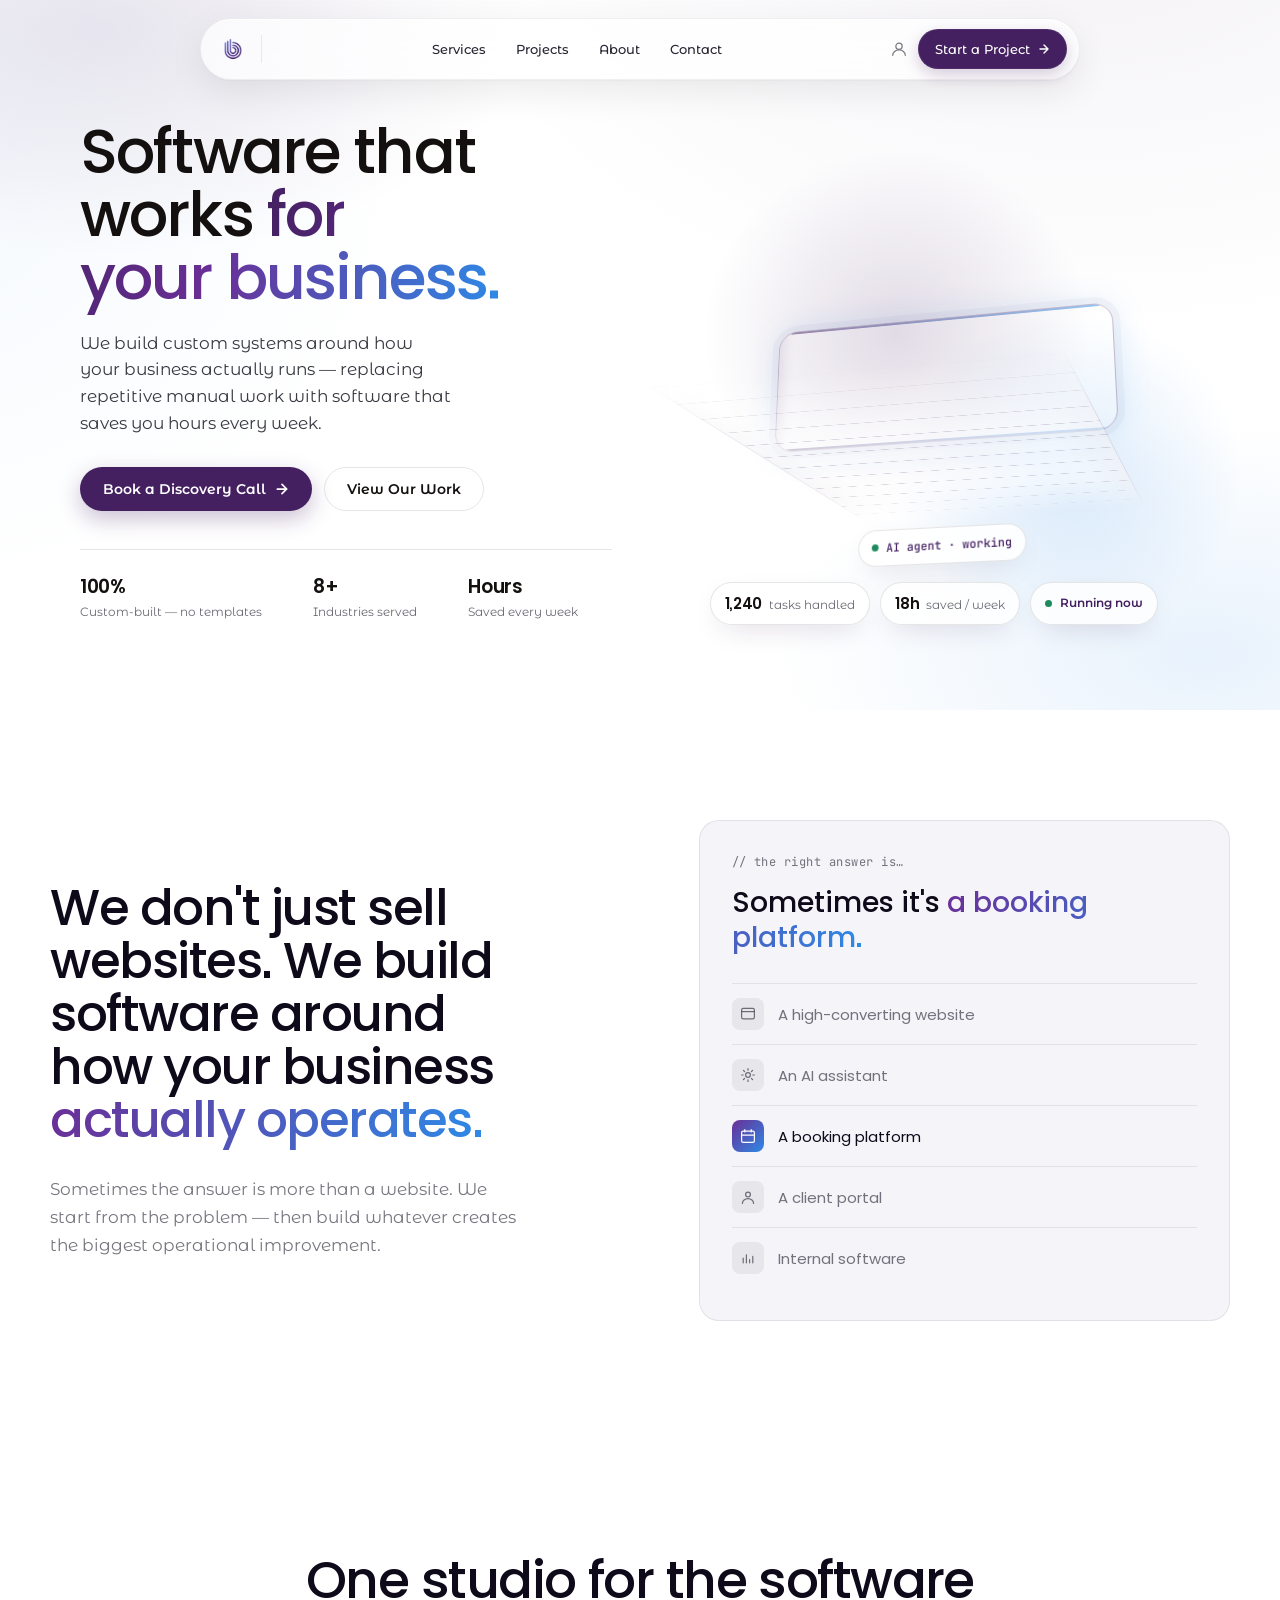
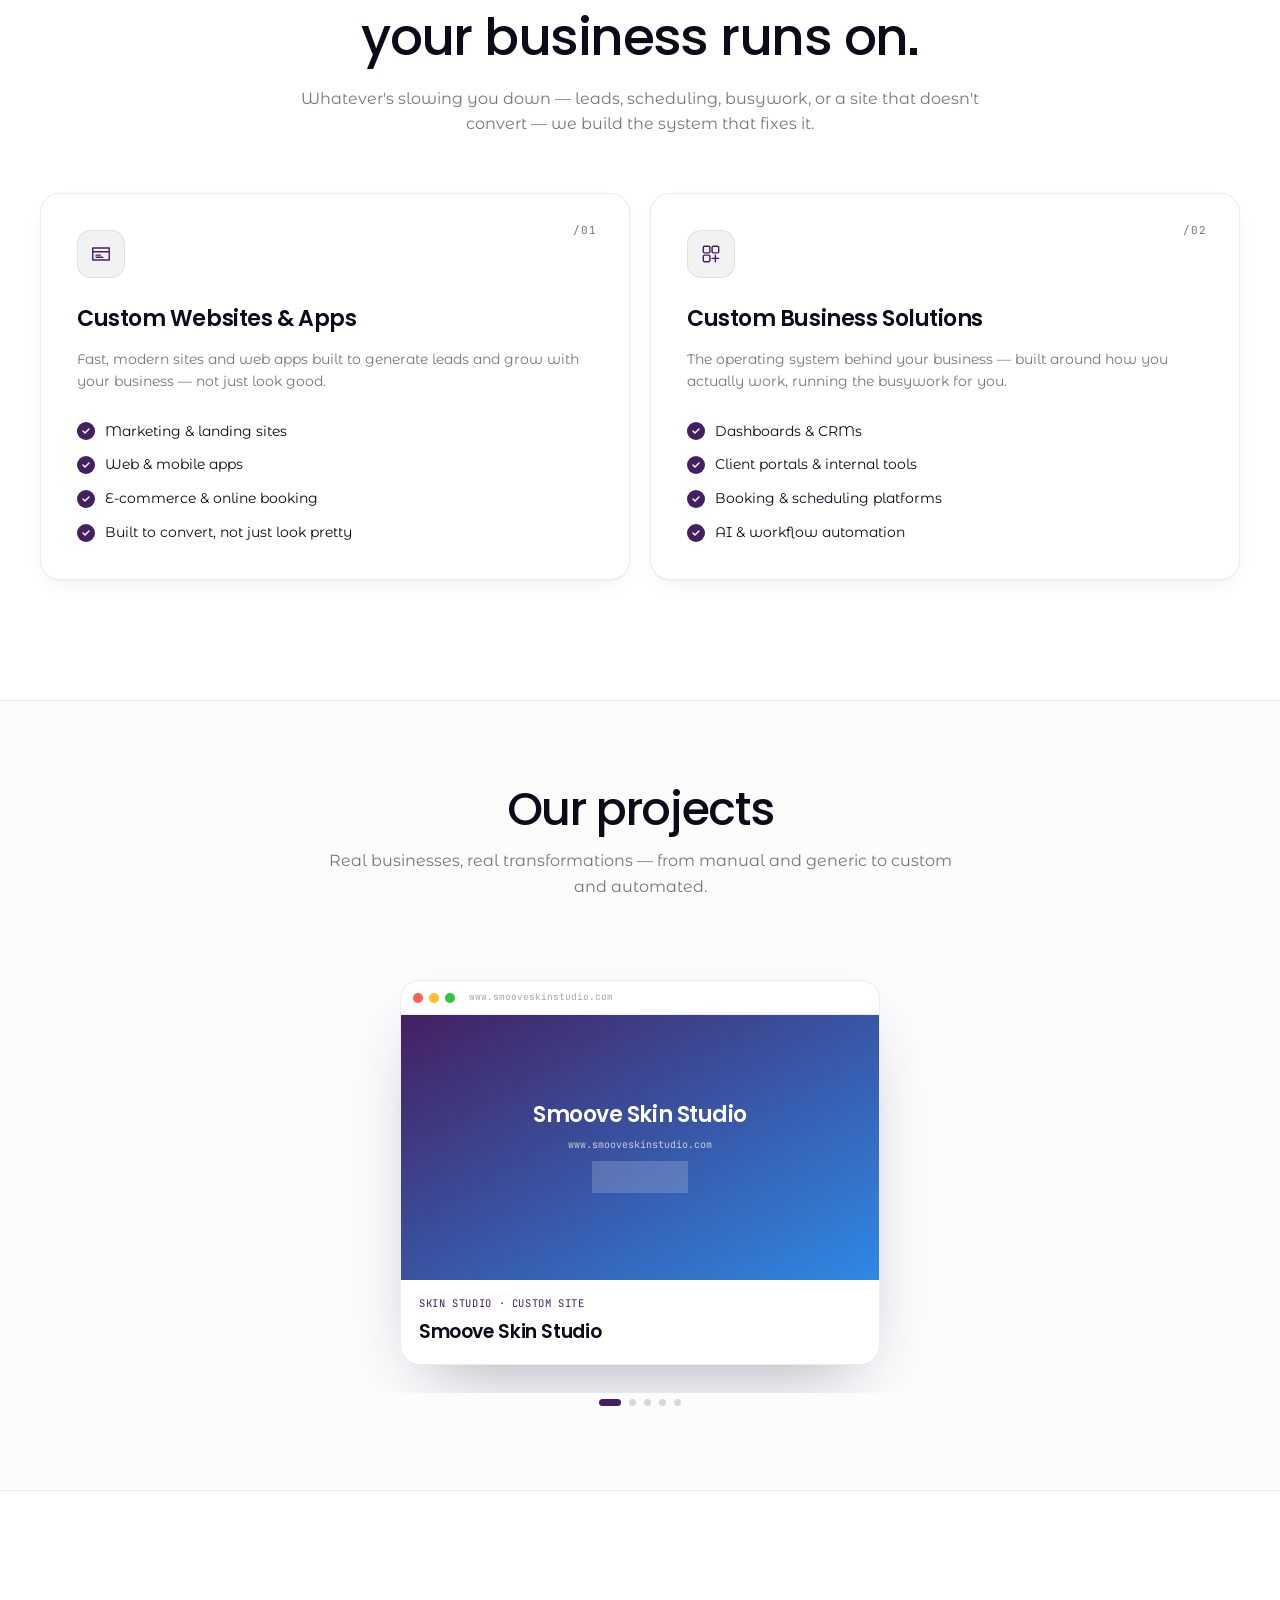
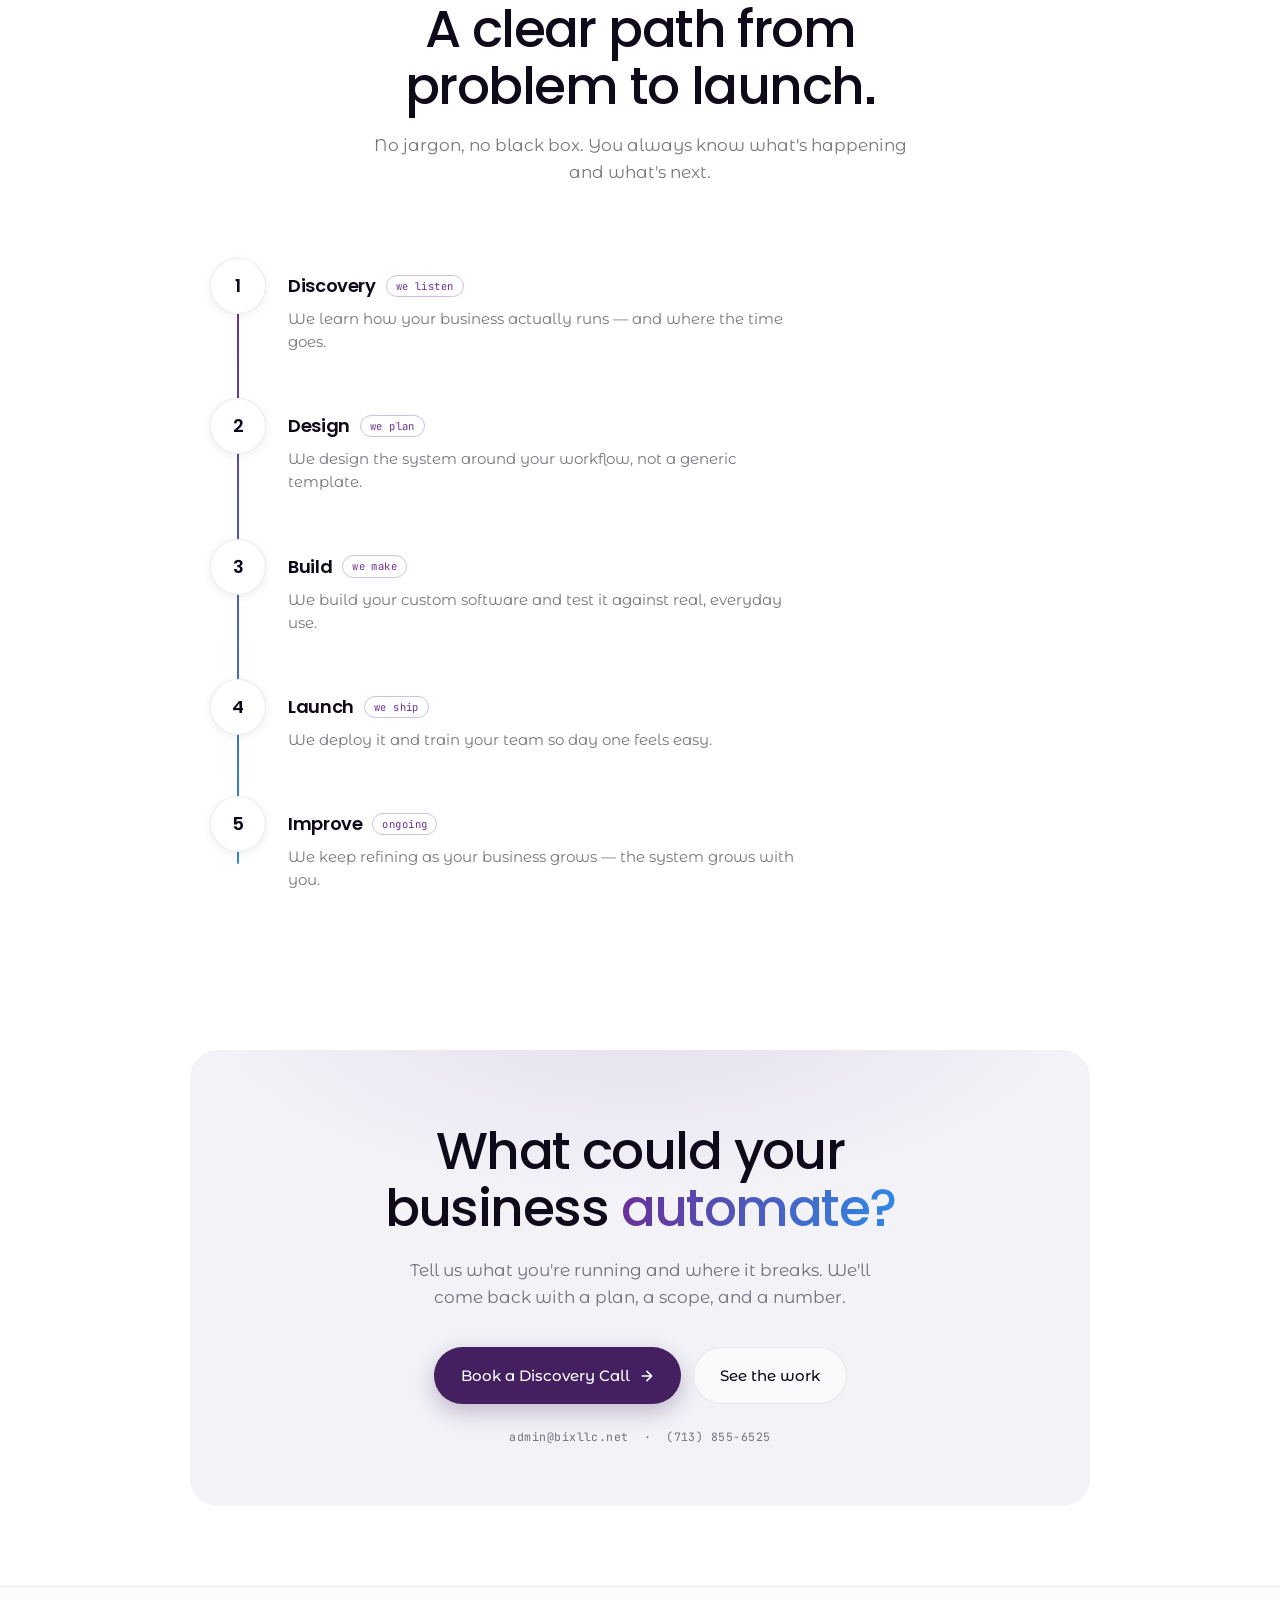
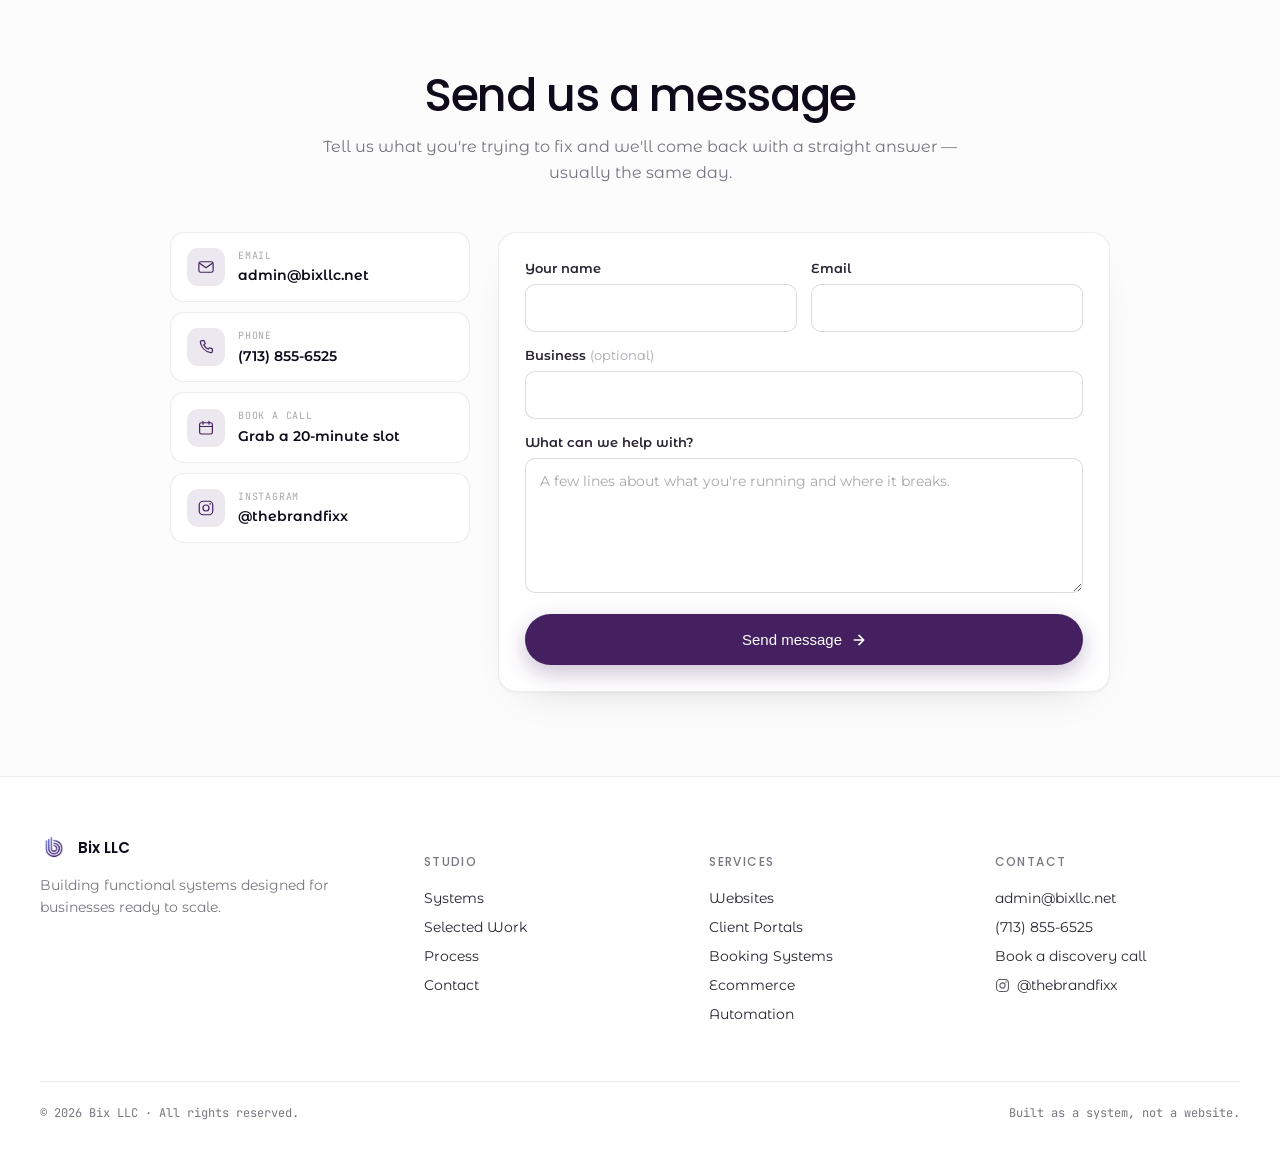
<file: index.html>
<!DOCTYPE html>
<html lang="en">
<head>
<meta charset="UTF-8" />
<meta name="viewport" content="width=device-width, initial-scale=1.0" />
<title>Bix LLC — Premium Systems Studio</title>
<link rel="preconnect" href="https://fonts.googleapis.com" />
<link rel="preconnect" href="https://fonts.gstatic.com" crossorigin />
<link href="https://fonts.googleapis.com/css2?family=Poppins:ital,wght@0,400;0,500;0,600;1,400;1,500&family=Montserrat:wght@400;500;600&family=JetBrains+Mono:wght@400;500&family=Caveat:wght@500;600&display=swap" rel="stylesheet" />
<link rel="stylesheet" href="styles.css" />
<link rel="stylesheet" href="home.css" />
<!-- .reveal starts at opacity:0 and is un-hidden by IntersectionObserver.
     With JS off that observer never runs, so opt the heading back in. -->
<noscript><style>.s-head.reveal { opacity: 1; transform: none; filter: none; }</style></noscript>
<style>
/* ── PROCESS SCROLL ANIMATION ── */
.process-scroll-section { padding-top: 100px; padding-bottom: 0; }

.process-scroll-inner {
  position: relative;
  height: 400vh;
}

.process-sticky {
  position: sticky;
  top: 100px;
  padding-bottom: 80px;
}

/* Circles row */
.ps-circles {
  position: relative;
  display: flex;
  justify-content: space-between;
  align-items: center;
  max-width: 560px;
  margin: 56px auto 48px;
}

.ps-track {
  position: absolute;
  left: 0; right: 0;
  top: 50%;
  transform: translateY(-50%);
  height: 2px;
  background: rgba(14,10,26,0.10);
  border-radius: 2px;
  overflow: hidden;
}

.ps-fill {
  height: 100%;
  width: 0%;
  background: var(--purple);
  border-radius: 2px;
  transition: width 0.5s var(--ease-out);
}

.ps-circle {
  position: relative;
  z-index: 2;
  width: 52px; height: 52px;
  border-radius: 50%;
  border: 3px solid rgba(14,10,26,0.12);
  background: #fff;
  display: grid;
  place-items: center;
  transition: border-color 0.4s var(--ease-out), background 0.4s var(--ease-out);
  cursor: pointer;
  flex-shrink: 0;
}

.ps-dot {
  width: 20px; height: 20px;
  border-radius: 50%;
  background: var(--purple);
  transform: scale(0);
  transition: transform 0.4s var(--ease-out);
}

.ps-circle.is-active {
  border-color: var(--purple);
  box-shadow: 0 0 0 6px rgba(68,32,97,0.08);
}

.ps-circle.is-active .ps-dot { transform: scale(1); }

.ps-circle.is-done {
  border-color: var(--purple);
  background: var(--purple);
}

.ps-circle.is-done .ps-dot {
  background: #fff;
  transform: scale(0.6);
}

/* Cards */
.ps-cards {
  position: relative;
  max-width: 600px;
  margin: 0 auto;
  text-align: center;
  min-height: 180px;
}

.ps-card {
  position: absolute;
  inset: 0;
  opacity: 0;
  transform: translateY(16px);
  transition: opacity 0.45s var(--ease-out), transform 0.45s var(--ease-out);
  pointer-events: none;
}

.ps-card.is-active {
  opacity: 1;
  transform: translateY(0);
  pointer-events: auto;
}

.ps-phase {
  font-family: 'JetBrains Mono', monospace;
  font-size: 10px;
  letter-spacing: 0.18em;
  text-transform: uppercase;
  color: var(--purple);
  display: block;
  margin-bottom: 14px;
}

.ps-card h4 {
  font-family: 'Poppins', sans-serif;
  font-size: clamp(22px, 3vw, 32px);
  font-weight: 500;
  letter-spacing: -0.02em;
  color: var(--charcoal);
  margin-bottom: 14px;
}

.ps-card p {
  font-size: 16px;
  line-height: 1.65;
  color: var(--muted);
  max-width: 480px;
  margin: 0 auto;
}

@media (max-width: 700px) {
  .ps-circles { max-width: 100%; padding: 0 8px; }
  .ps-circle { width: 40px; height: 40px; }
  .ps-dot { width: 14px; height: 14px; }
}
</style>
</head>
<body>

<!-- ====== NAVBAR ====== -->
<div class="nav-shell" id="navShell">
  <nav class="nav" aria-label="Primary">
    <a href="index.html" class="nav-logo" aria-label="Bix LLC home">
      <span class="nav-mark" aria-hidden="true"></span>
    </a>
    <div class="nav-links">
      <a class="nav-link" href="#systems">Services<span class="dot"></span></a>
      <a class="nav-link" href="#work">Projects<span class="dot"></span></a>
      <a class="nav-link" href="#about">About<span class="dot"></span></a>
      <a class="nav-link" href="#contact">Contact<span class="dot"></span></a>
    </div>
    <div class="nav-cta-group">
      <button class="nav-burger" id="navBurger" aria-label="Open menu" aria-expanded="false" aria-controls="navMobile">
        <span aria-hidden="true"></span><span aria-hidden="true"></span><span aria-hidden="true"></span>
      </button>
      <a href="login.html" class="nav-client-link" aria-label="Client portal">
        <svg class="nav-client-icon" width="18" height="18" viewBox="0 0 20 20" fill="none" aria-hidden="true"><circle cx="10" cy="7" r="3.5" stroke="currentColor" stroke-width="1.4"/><path d="M3 17c0-3.314 3.134-6 7-6s7 2.686 7 6" stroke="currentColor" stroke-width="1.4" stroke-linecap="round"/></svg>
      </a>
      <a href="https://calendly.com/bixllc/website-inquiry-call" target="_blank" rel="noopener" class="nav-cta">
        Start a Project
        <svg class="arrow" width="12" height="12" viewBox="0 0 12 12" fill="none"><path d="M2 6h8m0 0L6 2m4 4L6 10" stroke="currentColor" stroke-width="1.4" stroke-linecap="round" stroke-linejoin="round"/></svg>
      </a>
    </div>
  </nav>

  <!-- Mobile menu — the desktop nav-links are display:none below 980px -->
  <div class="nav-mobile" id="navMobile" hidden>
    <a class="nav-mobile__link" href="#systems">Services</a>
    <a class="nav-mobile__link" href="#work">Projects</a>
    <a class="nav-mobile__link" href="#about">About</a>
    <a class="nav-mobile__link" href="#contact">Contact</a>
    <a class="nav-mobile__link nav-mobile__link--sub" href="login.html">Client portal</a>
  </div>
</div>

<a id="top"></a>

<!-- ====== HERO ====== -->
<section class="hx-hero" data-screen-label="01 Hero">
  <div class="hx-hero__glow" aria-hidden="true"></div>
  <div class="hx-wrap">
    <div class="hx-grid">

      <!-- ---------- Left column ---------- -->
      <div class="hx-copy">
        <h1 class="hx-h1">
          Software that works <span class="hx-grad">for your business.</span>
        </h1>

        <p class="hx-sub">
          We build custom systems around how your business actually runs — replacing repetitive manual work with software that saves you hours every week.
        </p>

        <div class="hx-cta">
          <a class="hx-btn hx-btn--primary" href="https://calendly.com/bixllc/website-inquiry-call" target="_blank" rel="noopener">
            Book a Discovery Call
            <svg class="arrow" width="14" height="14" viewBox="0 0 12 12" fill="none" aria-hidden="true"><path d="M2 6h8m0 0L6 2m4 4L6 10" stroke="currentColor" stroke-width="1.5" stroke-linecap="round" stroke-linejoin="round"/></svg>
          </a>
          <a class="hx-btn hx-btn--ghost" href="#work">View Our Work</a>
        </div>

        <div class="hx-stats">
          <div class="hx-stat"><b>100%</b><span>Custom-built — no templates</span></div>
          <div class="hx-stat"><b>8+</b><span>Industries served</span></div>
          <div class="hx-stat"><b>Hours</b><span>Saved every week</span></div>
        </div>
      </div>

      <!-- ---------- Right column: AI conveyor ---------- -->
      <div class="hx-visual">
      <div class="hx-ai" role="img" aria-label="Animation: incoming tasks moving through an AI agent and coming out completed">
        <div class="hx-ai__glow" aria-hidden="true"></div>
        <div class="cv" aria-hidden="true">
          <div class="cv-stage">
            <div class="cv-belt"></div>
            <div class="cv-gate"><span class="cv-beam"></span></div>

            <div class="cv-card" data-i="1" style="--d:0s">
              <span class="cv-ic"></span>
              <div class="cv-txt"><b>New enquiry</b><i>Maple Dental · web form</i></div>
              <span class="cv-st cv-st--raw">Unread</span>
              <span class="cv-st cv-st--done"><svg width="11" height="11" viewBox="0 0 12 12" fill="none"><path d="M2.5 6.2l2.2 2.3L9.5 3.5" stroke="currentColor" stroke-width="1.8" stroke-linecap="round" stroke-linejoin="round"/></svg>Replied · booked</span>
            </div>
            <div class="cv-card" data-i="2" style="--d:2.2s">
              <span class="cv-ic"></span>
              <div class="cv-txt"><b>Missed call</b><i>J. Okafor · 6 min ago</i></div>
              <span class="cv-st cv-st--raw">No answer</span>
              <span class="cv-st cv-st--done"><svg width="11" height="11" viewBox="0 0 12 12" fill="none"><path d="M2.5 6.2l2.2 2.3L9.5 3.5" stroke="currentColor" stroke-width="1.8" stroke-linecap="round" stroke-linejoin="round"/></svg>Texted back</span>
            </div>
            <div class="cv-card" data-i="3" style="--d:4.4s">
              <span class="cv-ic"></span>
              <div class="cv-txt"><b>Invoice #2471</b><i>Job completed today</i></div>
              <span class="cv-st cv-st--raw">Unsent</span>
              <span class="cv-st cv-st--done"><svg width="11" height="11" viewBox="0 0 12 12" fill="none"><path d="M2.5 6.2l2.2 2.3L9.5 3.5" stroke="currentColor" stroke-width="1.8" stroke-linecap="round" stroke-linejoin="round"/></svg>Sent · tracked</span>
            </div>
            <div class="cv-card" data-i="4" style="--d:6.6s">
              <span class="cv-ic"></span>
              <div class="cv-txt"><b>Quote request</b><i>Bexley Ltd · inbox</i></div>
              <span class="cv-st cv-st--raw">Waiting</span>
              <span class="cv-st cv-st--done"><svg width="11" height="11" viewBox="0 0 12 12" fill="none"><path d="M2.5 6.2l2.2 2.3L9.5 3.5" stroke="currentColor" stroke-width="1.8" stroke-linecap="round" stroke-linejoin="round"/></svg>Quote drafted</span>
            </div>

            <div class="cv-label"><span class="hx-dot"></span>AI agent · working</div>
          </div>
        </div>
      </div>

      <div class="hx-meter">
        <div class="hx-m"><b><span data-count="1240">1,240</span></b><i>tasks handled</i></div>
        <div class="hx-m"><b><span data-count="18">18</span>h</b><i>saved / week</i></div>
        <div class="hx-m hx-m--live"><span class="hx-dot"></span>Running now</div>
      </div>
      </div>

    </div>
  </div>
</section>

<script>
/* Hero stat-bar count-up. Runs unconditionally on load — the final values are
   already in the markup, so this is pure enhancement and can never leave a
   number stranded mid-count. */
(function () {
  var els = [].slice.call(document.querySelectorAll('.hx-meter [data-count]'));
  if (!els.length) return;

  function land(el) { el.textContent = (+el.dataset.count).toLocaleString(); }

  if (window.matchMedia && matchMedia('(prefers-reduced-motion: reduce)').matches) {
    els.forEach(land);
    return;
  }

  els.forEach(function (el) {
    var end = +el.dataset.count;
    var t0 = Date.now();
    var landed = false;

    function finish() {
      if (landed) return;
      landed = true;
      land(el);
    }

    /* Wall-clock backstop: rAF is paused outright in background tabs, so the
       timer — not the frame loop — is what guarantees the final value. */
    setTimeout(finish, 1500);

    function tick() {
      if (landed) return;
      var p = Math.min((Date.now() - t0) / 1200, 1);
      if (p >= 1) { finish(); return; }
      el.textContent = Math.round(end * (1 - Math.pow(1 - p, 3))).toLocaleString();
      requestAnimationFrame(tick);
    }

    el.textContent = '0';
    requestAnimationFrame(tick);
  });
})();
</script>


<!-- ====== WHY US ====== -->
<section class="why-us" id="why-us" aria-labelledby="whyUsHeading">
  <div class="why-us-inner">

    <!-- Left -->
    <div class="why-left">
      <h2 class="why-h2" id="whyUsHeading">
        We don't just sell websites. We build software around how your business
        <span class="why-grad">actually operates.</span>
      </h2>
      <p class="why-lead">
        Sometimes the answer is more than a website. We start from the problem — then build whatever creates the biggest operational improvement.
      </p>
    </div>

    <!-- Right — glassy card -->
    <div class="why-card" role="region" aria-label="What we might build for you">
      <p class="why-eyebrow">// the right answer is&hellip;</p>
      <p class="why-swap-line">Sometimes it's <span class="why-grad" id="whySwap">a booking platform.</span></p>

      <ul class="why-list" id="whyList">
        <li class="why-row" data-phrase="a website.">
          <span class="why-tile" aria-hidden="true">
            <svg width="16" height="16" viewBox="0 0 20 20" fill="none"><rect x="2" y="3" width="16" height="13" rx="2" stroke="currentColor" stroke-width="1.5"/><path d="M2 7h16" stroke="currentColor" stroke-width="1.5"/></svg>
          </span>
          <span>A high-converting website</span>
        </li>
        <li class="why-row" data-phrase="an AI assistant.">
          <span class="why-tile" aria-hidden="true">
            <svg width="16" height="16" viewBox="0 0 20 20" fill="none"><circle cx="10" cy="10" r="3" stroke="currentColor" stroke-width="1.5"/><path d="M10 2v2M10 16v2M2 10h2M16 10h2M4.22 4.22l1.42 1.42M14.36 14.36l1.42 1.42M4.22 15.78l1.42-1.42M14.36 5.64l1.42-1.42" stroke="currentColor" stroke-width="1.5" stroke-linecap="round"/></svg>
          </span>
          <span>An AI assistant</span>
        </li>
        <li class="why-row act" data-phrase="a booking platform.">
          <span class="why-tile" aria-hidden="true">
            <svg width="16" height="16" viewBox="0 0 20 20" fill="none"><rect x="2" y="4" width="16" height="14" rx="2" stroke="currentColor" stroke-width="1.5"/><path d="M6 2v3M14 2v3M2 9h16" stroke="currentColor" stroke-width="1.5" stroke-linecap="round"/></svg>
          </span>
          <span>A booking platform</span>
        </li>
        <li class="why-row" data-phrase="a client portal.">
          <span class="why-tile" aria-hidden="true">
            <svg width="16" height="16" viewBox="0 0 20 20" fill="none"><circle cx="10" cy="7" r="3" stroke="currentColor" stroke-width="1.5"/><path d="M3 18c0-3.314 3.134-6 7-6s7 2.686 7 6" stroke="currentColor" stroke-width="1.5" stroke-linecap="round"/></svg>
          </span>
          <span>A client portal</span>
        </li>
        <li class="why-row" data-phrase="internal software.">
          <span class="why-tile" aria-hidden="true">
            <svg width="16" height="16" viewBox="0 0 20 20" fill="none"><path d="M4 16V10M8 16V6M12 16v-4M16 16V8" stroke="currentColor" stroke-width="1.5" stroke-linecap="round"/></svg>
          </span>
          <span>Internal software</span>
        </li>
      </ul>
    </div>

  </div>
</section>


<!-- ====== HIDDEN: old centered hero (kept for reference) ====== -->
<div style="display:none" aria-hidden="true">
    <!-- ===== LEGACY HERO GRAPHIC (kept hidden for asset reference) ===== -->
    <div class="hero-graphic" aria-hidden="true" style="display:none">
      <!-- Floating accent: lead notification (top-left) -->
      <div class="hg-float hg-float-tl">
        <div class="hg-icon hg-icon-purple">
          <svg width="14" height="14" viewBox="0 0 14 14" fill="none"><path d="M7 1.5l1.6 3.3 3.6.5-2.6 2.5.6 3.6L7 9.7 3.8 11.4l.6-3.6L1.8 5.3l3.6-.5L7 1.5z" stroke="currentColor" stroke-width="1.3" stroke-linejoin="round"/></svg>
        </div>
        <div class="hg-body">
          <div class="hg-title">New lead · Marisol K.</div>
          <div class="hg-meta">Referral · just now</div>
        </div>
        <span class="hg-badge hg-badge-emerald">Hot</span>
      </div>

      <!-- Floating accent: payment (top-right) -->
      <div class="hg-float hg-float-tr">
        <div class="hg-icon hg-icon-blue">
          <svg width="14" height="14" viewBox="0 0 14 14" fill="none"><rect x="1.5" y="3" width="11" height="8" rx="1.2" stroke="currentColor" stroke-width="1.3"/><path d="M1.5 6h11" stroke="currentColor" stroke-width="1.3"/></svg>
        </div>
        <div class="hg-body">
          <div class="hg-title">Deposit received</div>
          <div class="hg-meta hg-mono">$ 1,400.00</div>
        </div>
        <span class="hg-badge hg-badge-blue">Stripe</span>
      </div>

      <!-- Floating accent: booking (bottom-left) -->
      <div class="hg-float hg-float-bl">
        <div class="hg-icon hg-icon-purple">
          <svg width="14" height="14" viewBox="0 0 14 14" fill="none"><rect x="1.5" y="3" width="11" height="9" rx="1.2" stroke="currentColor" stroke-width="1.3"/><path d="M4.5 1.5v3M9.5 1.5v3M1.5 6h11" stroke="currentColor" stroke-width="1.3" stroke-linecap="round"/></svg>
        </div>
        <div class="hg-body">
          <div class="hg-title">Booking confirmed</div>
          <div class="hg-meta">Thu, Jun 18 · 2:30 PM</div>
        </div>
        <span class="hg-badge hg-badge-purple">Booked</span>
      </div>

      <!-- Floating accent: progress (bottom-right) -->
      <div class="hg-float hg-float-br">
        <div class="hg-body" style="flex:1">
          <div class="hg-title">Onboarding</div>
          <div class="hg-progress"><span></span></div>
          <div class="hg-meta">4 of 5 complete</div>
        </div>
      </div>

      <!-- Central dashboard card -->
      <div class="hg-main">
        <div class="hg-main-head">
          <div class="hg-main-head-l">
            <div class="hg-dot"></div>
            <div class="hg-dot" style="background:#e5c84b"></div>
            <div class="hg-dot" style="background:#4caf6a"></div>
            <span class="hg-main-title">bix · operations</span>
          </div>
          <div class="hg-main-head-r mono">live</div>
        </div>
        <div class="hg-main-body">
          <div class="hg-stat-grid">
            <div class="hg-stat">
              <div class="hg-stat-lbl">PIPELINE</div>
              <div class="hg-stat-v">$84.2k</div>
              <div class="hg-stat-delta up">↗ 22.4%</div>
            </div>
            <div class="hg-stat">
              <div class="hg-stat-lbl">BOOKINGS</div>
              <div class="hg-stat-v">38</div>
              <div class="hg-stat-delta up">↗ 8 today</div>
            </div>
            <div class="hg-stat">
              <div class="hg-stat-lbl">CONVERSION</div>
              <div class="hg-stat-v">12.6<span class="hg-stat-unit">%</span></div>
              <div class="hg-stat-delta">last 7 days</div>
            </div>
          </div>
          <div class="hg-chart">
            <div class="hg-chart-grid"></div>
            <svg class="hg-chart-svg" viewBox="0 0 400 120" preserveAspectRatio="none">
              <defs>
                <linearGradient id="hgArea" x1="0" y1="0" x2="0" y2="1">
                  <stop offset="0%" stop-color="#442061" stop-opacity="0.30"/>
                  <stop offset="100%" stop-color="#442061" stop-opacity="0"/>
                </linearGradient>
                <linearGradient id="hgArea2" x1="0" y1="0" x2="0" y2="1">
                  <stop offset="0%" stop-color="#2E89E6" stop-opacity="0.22"/>
                  <stop offset="100%" stop-color="#2E89E6" stop-opacity="0"/>
                </linearGradient>
              </defs>
              <path d="M0 95 L40 80 L80 85 L120 60 L160 65 L200 40 L240 50 L280 28 L320 38 L360 18 L400 22 L400 120 L0 120 Z" fill="url(#hgArea)"/>
              <path d="M0 95 L40 80 L80 85 L120 60 L160 65 L200 40 L240 50 L280 28 L320 38 L360 18 L400 22" stroke="#442061" stroke-width="1.8" fill="none" stroke-linecap="round" stroke-linejoin="round"/>
              <path d="M0 100 L40 92 L80 88 L120 80 L160 72 L200 70 L240 60 L280 55 L320 48 L360 42 L400 36 L400 120 L0 120 Z" fill="url(#hgArea2)"/>
              <path d="M0 100 L40 92 L80 88 L120 80 L160 72 L200 70 L240 60 L280 55 L320 48 L360 42 L400 36" stroke="#2E89E6" stroke-width="1.6" stroke-dasharray="4 4" fill="none" stroke-linecap="round"/>
              <circle cx="360" cy="18" r="4" fill="#442061"/>
              <circle cx="360" cy="18" r="8" fill="#442061" fill-opacity="0.15"/>
            </svg>
            <div class="hg-chart-flag">
              <span class="hg-flag-v">$ 14,820</span>
              <span class="hg-flag-l">Fri · peak</span>
            </div>
          </div>
        </div>
      </div>
    </div>

  <div class="hero-cards">
    <!-- Card 1: Pipeline -->
    <article class="hc hc-pipeline">
      <span class="hc-script">Bix©</span>
      <div>
        <div class="hc-stat">$84k</div>
        <div class="hc-label">in pipeline this week</div>
      </div>
      <div class="hc-chips">
        <div class="hc-chip"><span class="d"></span>New lead · Marisol K. <span class="amt">2m</span></div>
        <div class="hc-chip"><span class="d" style="background:var(--blue)"></span>Proposal sent · PRO-0428 <span class="amt">$4,200</span></div>
        <div class="hc-chip"><span class="d" style="background:var(--emerald)"></span>Deposit received <span class="amt">+$1,400</span></div>
      </div>
    </article>

    <!-- Card 2: Features -->
    <article class="hc hc-features">
      <div class="hc-sheet">
        <div class="hc-row">
          <svg width="16" height="16" viewBox="0 0 16 16" fill="none"><path d="M3 6.5a3 3 0 016 0v3a3 3 0 11-6 0v-3z" stroke="currentColor" stroke-width="1.4"/><circle cx="6" cy="6" r="0.8" fill="currentColor"/></svg>
          <span class="lbl">One-click integrations</span>
          <span class="tick">✓</span>
        </div>
        <div class="hc-row">
          <svg width="16" height="16" viewBox="0 0 16 16" fill="none"><circle cx="8" cy="8" r="6" stroke="currentColor" stroke-width="1.4"/><path d="M6 7.5a2 2 0 014 0M6 9.5h4" stroke="currentColor" stroke-width="1.4" stroke-linecap="round"/></svg>
          <span class="lbl">Personalized automation</span>
          <span class="tick">✓</span>
        </div>
        <div class="hc-row">
          <svg width="16" height="16" viewBox="0 0 16 16" fill="none"><ellipse cx="8" cy="4" rx="5" ry="1.6" stroke="currentColor" stroke-width="1.4"/><path d="M3 4v8c0 .9 2.2 1.6 5 1.6s5-.7 5-1.6V4M3 8c0 .9 2.2 1.6 5 1.6s5-.7 5-1.6" stroke="currentColor" stroke-width="1.4"/></svg>
          <span class="lbl">Complete data sync</span>
          <span class="tick">✓</span>
        </div>
        <div class="hc-row">
          <svg width="16" height="16" viewBox="0 0 16 16" fill="none"><path d="M5 9a3 3 0 016 0v2a2 2 0 11-4 0V8M11 11v0a2 2 0 11-4 0" stroke="currentColor" stroke-width="1.4" stroke-linecap="round"/><path d="M3 9V8a5 5 0 0110 0v1" stroke="currentColor" stroke-width="1.4" stroke-linecap="round"/></svg>
          <span class="lbl">24/7 expert support</span>
          <span class="tick">✓</span>
        </div>
        <div class="hc-row">
          <svg width="16" height="16" viewBox="0 0 16 16" fill="none"><path d="M3 8h7m0 0L7 5m3 3l-3 3M11 4v8" stroke="currentColor" stroke-width="1.4" stroke-linecap="round" stroke-linejoin="round"/></svg>
          <span class="lbl">Easy migration</span>
          <span class="tick">✓</span>
        </div>
      </div>
    </article>

    <!-- Card 3: Analytics -->
    <article class="hc hc-analytics">
      <div class="hc-head">
        <svg width="16" height="16" viewBox="0 0 16 16" fill="none"><path d="M2 12l4-4 3 3 5-6" stroke="currentColor" stroke-width="1.5" stroke-linecap="round" stroke-linejoin="round"/></svg>
        Analytics + Conversion Goals
      </div>
      <div class="hc-big">
        <span class="v">2.5M</span>
        <span class="delta">+88.4%</span>
      </div>
      <div class="hc-chart">
        <div class="bar"></div>
        <div class="bar"></div>
        <div class="bar peak"></div>
        <div class="bar"></div>
        <div class="bar"></div>
        <div class="hc-floor"></div>
      </div>
    </article>
  </div>
</div>

<!-- ====== HIDDEN: legacy hero OS (kept for animations of brand language) ====== -->
<div style="display:none" aria-hidden="true">
  <div class="os">
      <svg class="os-svg" viewBox="0 0 600 620" preserveAspectRatio="none">
        <path d="M150 70 C 260 90, 320 110, 460 140" />
        <path d="M460 140 C 380 200, 280 220, 200 260" />
        <path d="M200 260 C 320 290, 400 320, 470 350" />
        <path d="M470 350 C 360 400, 260 420, 180 450" />
        <path d="M180 450 C 280 480, 360 510, 450 540" />
        <circle class="dot" cx="150" cy="70" r="3" />
        <circle class="dot" cx="460" cy="140" r="3" />
        <circle class="dot" cx="200" cy="260" r="3" />
        <circle class="dot" cx="470" cy="350" r="3" />
        <circle class="dot" cx="180" cy="450" r="3" />
        <circle class="dot" cx="450" cy="540" r="3" />
      </svg>

      <div class="os-card c-lead" style="--d:80ms">
        <div class="row">
          <div class="icon i-emerald">
            <svg width="14" height="14" viewBox="0 0 14 14" fill="none"><path d="M7 1.5l1.6 3.3 3.6.5-2.6 2.5.6 3.6L7 9.7 3.8 11.4l.6-3.6L1.8 5.3l3.6-.5L7 1.5z" stroke="currentColor" stroke-width="1.2" stroke-linejoin="round"/></svg>
          </div>
          <div>
            <div class="title">New lead — Marisol K.</div>
            <div class="meta">Source: Referral · 2 min ago</div>
          </div>
          <span class="badge b-emerald">Hot</span>
        </div>
      </div>

      <div class="os-card c-proposal" style="--d:240ms">
        <div class="row">
          <div class="icon i-dark">
            <svg width="14" height="14" viewBox="0 0 14 14" fill="none"><rect x="2.5" y="1.5" width="9" height="11" rx="1.2" stroke="currentColor" stroke-width="1.2"/><path d="M5 5h4M5 7h4M5 9h2" stroke="currentColor" stroke-width="1.2" stroke-linecap="round"/></svg>
          </div>
          <div>
            <div class="title">Proposal sent</div>
            <div class="meta">PRO-0428 · Awaiting signature</div>
          </div>
          <span class="badge b-gold">Sent</span>
        </div>
        <div class="os-progress" style="--p:62%"></div>
      </div>

      <div class="os-card c-booking" style="--d:400ms">
        <div class="row">
          <div class="icon i-lavender">
            <svg width="14" height="14" viewBox="0 0 14 14" fill="none"><rect x="1.5" y="3" width="11" height="9" rx="1.2" stroke="currentColor" stroke-width="1.2"/><path d="M4.5 1.5v3M9.5 1.5v3M1.5 6h11" stroke="currentColor" stroke-width="1.2" stroke-linecap="round"/></svg>
          </div>
          <div>
            <div class="title">Booking confirmed</div>
            <div class="meta">Thu, Jun 18 · 2:30 PM</div>
          </div>
          <span class="badge b-lavender">Booked</span>
        </div>
      </div>

      <div class="os-card c-payment" style="--d:560ms">
        <div class="row">
          <div class="icon i-gold">
            <svg width="14" height="14" viewBox="0 0 14 14" fill="none"><rect x="1.5" y="3" width="11" height="8" rx="1.2" stroke="currentColor" stroke-width="1.2"/><path d="M1.5 6h11M4 9h2" stroke="currentColor" stroke-width="1.2" stroke-linecap="round"/></svg>
          </div>
          <div>
            <div class="title">Payment pending</div>
            <div class="meta mono">$ 4,200.00 · Stripe</div>
          </div>
          <span class="badge b-gold">3 days</span>
        </div>
      </div>

      <div class="os-card c-onboard" style="--d:720ms">
        <div class="row">
          <div class="icon i-emerald">
            <svg width="14" height="14" viewBox="0 0 14 14" fill="none"><path d="M2.5 7l3 3 6-6.5" stroke="currentColor" stroke-width="1.4" stroke-linecap="round" stroke-linejoin="round"/></svg>
          </div>
          <div style="flex:1">
            <div class="title">Onboarding</div>
            <div class="meta">4 of 5 steps complete</div>
          </div>
          <span class="badge b-emerald">80%</span>
        </div>
        <div class="os-list">
          <div class="os-li"><span class="check">✓</span>Kickoff scheduled</div>
          <div class="os-li"><span class="check">✓</span>Brand assets received</div>
          <div class="os-li pending"><span class="check"></span>Content review</div>
        </div>
      </div>

      <div class="os-card c-email" style="--d:880ms">
        <div class="row">
          <div class="icon i-gray">
            <svg width="14" height="14" viewBox="0 0 14 14" fill="none"><circle cx="7" cy="7" r="5.5" stroke="currentColor" stroke-width="1.2"/><path d="M7 4v3l2 1.5" stroke="currentColor" stroke-width="1.2" stroke-linecap="round"/></svg>
          </div>
          <div>
            <div class="title">Reminder scheduled</div>
            <div class="meta">Tomorrow · 9:00 AM</div>
          </div>
          <span class="badge b-gray">Auto</span>
        </div>
      </div>
  </div>
</div>


<!-- ====== WHAT WE BUILD ====== -->
<section class="section wrap" id="systems" data-screen-label="03 What We Build">
  <div class="what-we-build-head reveal">
    <h2 class="wwb-h2">One studio for the software<br/>your business runs on.</h2>
    <p class="wwb-sub">Whatever's slowing you down — leads, scheduling, busywork, or a site that doesn't convert — we build the system that fixes it.</p>
  </div>

  <div class="wwb-grid">
    <div class="wwb-card reveal delay-1">
      <span class="wwb-num">/01</span>
      <div class="wwb-icon">
        <svg width="22" height="22" viewBox="0 0 20 20" fill="none"><path d="M2.5 4.5h15v11h-15z M2.5 8h15M5.5 11h4M5.5 13h6" stroke="currentColor" stroke-width="1.3" stroke-linecap="round" stroke-linejoin="round"/></svg>
      </div>
      <h3 class="wwb-title">Custom Websites &amp; Apps</h3>
      <p class="wwb-desc">Fast, modern sites and web apps built to generate leads and grow with your business — not just look good.</p>
      <ul class="wwb-list">
        <li>Marketing &amp; landing sites</li>
        <li>Web &amp; mobile apps</li>
        <li>E-commerce &amp; online booking</li>
        <li>Built to convert, not just look pretty</li>
      </ul>
    </div>

    <div class="wwb-card reveal delay-2">
      <span class="wwb-num">/02</span>
      <div class="wwb-icon">
        <svg width="22" height="22" viewBox="0 0 20 20" fill="none"><rect x="3" y="3" width="6" height="6" rx="1" stroke="currentColor" stroke-width="1.3"/><rect x="11" y="3" width="6" height="6" rx="1" stroke="currentColor" stroke-width="1.3"/><rect x="3" y="11" width="6" height="6" rx="1" stroke="currentColor" stroke-width="1.3"/><path d="M11 14h6M14 11v6" stroke="currentColor" stroke-width="1.3" stroke-linecap="round"/></svg>
      </div>
      <h3 class="wwb-title">Custom Business Solutions</h3>
      <p class="wwb-desc">The operating system behind your business — built around how you actually work, running the busywork for you.</p>
      <ul class="wwb-list">
        <li>Dashboards &amp; CRMs</li>
        <li>Client portals &amp; internal tools</li>
        <li>Booking &amp; scheduling platforms</li>
        <li>AI &amp; workflow automation</li>
      </ul>
    </div>
  </div>
</section>


<script>
(function () {
  var swap = document.getElementById('whySwap');
  var rows = document.querySelectorAll('#whyList .why-row');
  if (!swap || !rows.length) return;
  var phrases = Array.from(rows).map(function(r){ return r.dataset.phrase; });
  var i = phrases.indexOf((swap.textContent || '').trim());
  if (i < 0) i = 0;
  var reduced = window.matchMedia('(prefers-reduced-motion: reduce)').matches;
  function next() {
    i = (i + 1) % phrases.length;
    rows.forEach(function(r){ r.classList.remove('act'); });
    rows[i].classList.add('act');
    if (reduced) {
      swap.textContent = phrases[i];
    } else {
      swap.style.transition = 'opacity 220ms ease';
      swap.style.opacity = '0';
      setTimeout(function(){
        swap.textContent = phrases[i];
        swap.style.opacity = '1';
      }, 220);
    }
  }
  setInterval(next, 2600);
}());
</script>

<!-- ====== OUR PROCESS ====== -->
<!-- ====== 05 OUR PROJECTS ====== -->
<section class="s s-tight" id="work" data-screen-label="05 Case studies">
  <div class="wrap">
    <div class="s-head center reveal">
      <h2>Our projects</h2>
      <p class="lead">Real businesses, real transformations — from manual and generic to custom and automated.</p>
    </div>
    <div class="pj-slider" id="pjSlider"><div class="pj-track" id="pjTrack"></div></div>
    <div class="pj-dots" id="pjDots" aria-hidden="true"></div>
  </div>
</section>


<section class="op-section" id="process" aria-labelledby="opHeading">
  <div class="op-inner">

    <div class="op-head">
      <h2 class="op-h2" id="opHeading">A clear path from problem to launch.</h2>
      <p class="op-sub">No jargon, no black box. You always know what's happening and what's next.</p>
    </div>

    <div class="op-timeline" id="opTimeline">
      <div class="op-line-track" aria-hidden="true">
        <div class="op-line-fill"></div>
      </div>

      <ol class="op-list">
        <li class="op-step">
          <div class="op-node" aria-hidden="true">1</div>
          <div class="op-body">
            <h3 class="op-title">Discovery <span class="op-pill">we listen</span></h3>
            <p class="op-desc">We learn how your business actually runs — and where the time goes.</p>
          </div>
        </li>
        <li class="op-step">
          <div class="op-node" aria-hidden="true">2</div>
          <div class="op-body">
            <h3 class="op-title">Design <span class="op-pill">we plan</span></h3>
            <p class="op-desc">We design the system around your workflow, not a generic template.</p>
          </div>
        </li>
        <li class="op-step">
          <div class="op-node" aria-hidden="true">3</div>
          <div class="op-body">
            <h3 class="op-title">Build <span class="op-pill">we make</span></h3>
            <p class="op-desc">We build your custom software and test it against real, everyday use.</p>
          </div>
        </li>
        <li class="op-step">
          <div class="op-node" aria-hidden="true">4</div>
          <div class="op-body">
            <h3 class="op-title">Launch <span class="op-pill">we ship</span></h3>
            <p class="op-desc">We deploy it and train your team so day one feels easy.</p>
          </div>
        </li>
        <li class="op-step">
          <div class="op-node" aria-hidden="true">5</div>
          <div class="op-body">
            <h3 class="op-title">Improve <span class="op-pill">ongoing</span></h3>
            <p class="op-desc">We keep refining as your business grows — the system grows with you.</p>
          </div>
        </li>
      </ol>
    </div>

  </div>
</section>

<script>
(function () {
  var tl = document.getElementById('opTimeline');
  if (!tl) return;
  var reduced = window.matchMedia('(prefers-reduced-motion: reduce)').matches;
  if (reduced) { tl.classList.add('in'); return; }
  var io = new IntersectionObserver(function (entries) {
    if (entries[0].isIntersecting) {
      tl.classList.add('in');
      io.disconnect();
    }
  }, { threshold: 0.12 });
  io.observe(tl);
}());
</script>

<!-- ====== PRE-FOOTER CTA ====== -->
<section class="pfcta-wrap">
  <div class="pfcta-card" id="contact">
    <h2 class="pfcta-h2">What could your business <span class="pfcta-grad">automate?</span></h2>
    <p class="pfcta-sub">Tell us what you're running and where it breaks. We'll come back with a plan, a scope, and a number.</p>
    <div class="pfcta-btns">
      <a class="btn btn-primary btn-lg" href="https://calendly.com/bixllc/website-inquiry-call" target="_blank" rel="noopener">
        Book a Discovery Call
        <svg class="arrow" width="14" height="14" viewBox="0 0 12 12" fill="none"><path d="M2 6h8m0 0L6 2m4 4L6 10" stroke="currentColor" stroke-width="1.4" stroke-linecap="round" stroke-linejoin="round"/></svg>
      </a>
      <a class="btn btn-secondary btn-lg" href="#work">See the work</a>
    </div>
    <p class="pfcta-note">admin@bixllc.net &nbsp;·&nbsp; (713) 855-6525</p>
  </div>
</section>


<!-- ====== CONTACT ====== -->
<section class="s s-tight ct-sec" id="contact" data-screen-label="07 Contact">
  <div class="wrap">
    <div class="s-head center reveal">
      <h2>Send us a message</h2>
      <p class="lead">Tell us what you're trying to fix and we'll come back with a straight answer — usually the same day.</p>
    </div>

    <div class="ct-grid">
      <!-- Direct lines -->
      <div class="ct-ways">
        <a class="ct-way" href="mailto:admin@bixllc.net">
          <span class="ct-way__ico" aria-hidden="true">
            <svg width="18" height="18" viewBox="0 0 24 24" fill="none" stroke="currentColor" stroke-width="1.6" stroke-linecap="round" stroke-linejoin="round"><rect x="2.5" y="5" width="19" height="14" rx="2.5"/><path d="m3.5 7 8.5 6 8.5-6"/></svg>
          </span>
          <span><span class="ct-way__k">Email</span><span class="ct-way__v">admin@bixllc.net</span></span>
        </a>
        <a class="ct-way" href="tel:+17138556525">
          <span class="ct-way__ico" aria-hidden="true">
            <svg width="18" height="18" viewBox="0 0 24 24" fill="none" stroke="currentColor" stroke-width="1.6" stroke-linecap="round" stroke-linejoin="round"><path d="M6.5 3.5h3l1.5 4-2 1.5a12 12 0 0 0 6 6l1.5-2 4 1.5v3a2 2 0 0 1-2.2 2A17 17 0 0 1 4.5 5.7a2 2 0 0 1 2-2.2z"/></svg>
          </span>
          <span><span class="ct-way__k">Phone</span><span class="ct-way__v">(713) 855-6525</span></span>
        </a>
        <a class="ct-way" href="https://calendly.com/bixllc/website-inquiry-call" target="_blank" rel="noopener">
          <span class="ct-way__ico" aria-hidden="true">
            <svg width="18" height="18" viewBox="0 0 24 24" fill="none" stroke="currentColor" stroke-width="1.6" stroke-linecap="round" stroke-linejoin="round"><rect x="3.5" y="5" width="17" height="15" rx="2.2"/><path d="M8 3v4M16 3v4M3.5 10h17"/></svg>
          </span>
          <span><span class="ct-way__k">Book a call</span><span class="ct-way__v">Grab a 20-minute slot</span></span>
        </a>
        <a class="ct-way" href="https://www.instagram.com/thebrandfixx/" target="_blank" rel="noopener">
          <span class="ct-way__ico" aria-hidden="true">
            <svg width="18" height="18" viewBox="0 0 24 24" fill="none" stroke="currentColor" stroke-width="1.6"><rect x="3" y="3" width="18" height="18" rx="5"/><circle cx="12" cy="12" r="4"/><circle cx="17.5" cy="6.5" r="1.1" fill="currentColor" stroke="none"/></svg>
          </span>
          <span><span class="ct-way__k">Instagram</span><span class="ct-way__v">@thebrandfixx</span></span>
        </a>
      </div>

      <!-- Form -->
      <form class="ct-form" id="contactForm" novalidate>
        <div class="ct-row">
          <div class="ct-field">
            <label for="ctName">Your name</label>
            <input type="text" id="ctName" name="name" autocomplete="name" required />
          </div>
          <div class="ct-field">
            <label for="ctEmail">Email</label>
            <input type="email" id="ctEmail" name="email" autocomplete="email" required />
          </div>
        </div>
        <div class="ct-field">
          <label for="ctBiz">Business <span class="ct-opt">(optional)</span></label>
          <input type="text" id="ctBiz" name="business" autocomplete="organization" />
        </div>
        <div class="ct-field">
          <label for="ctMsg">What can we help with?</label>
          <textarea id="ctMsg" name="message" rows="5" required
            placeholder="A few lines about what you're running and where it breaks."></textarea>
        </div>

        <p class="ct-alert" id="ctAlert" role="alert" aria-live="polite"></p>

        <button type="submit" class="btn btn-primary btn-lg ct-send" id="ctSend">
          Send message
          <svg class="arrow" width="14" height="14" viewBox="0 0 12 12" fill="none"><path d="M2 6h8m0 0L6 2m4 4L6 10" stroke="currentColor" stroke-width="1.4" stroke-linecap="round" stroke-linejoin="round"/></svg>
        </button>
      </form>
    </div>
  </div>
</section>

<!-- ====== FOOTER ====== -->
<footer class="footer" id="about">
  <div class="wrap">
    <div class="footer-row">
      <div class="footer-brand">
        <div style="display:flex;align-items:center;gap:10px;">
          <span class="nav-mark" aria-hidden="true"></span>
          <span style="font-family:'Poppins',sans-serif;font-weight:600;font-size:15px;">Bix LLC</span>
        </div>
        <p>Building functional systems designed for businesses ready to scale.</p>
      </div>
      <div>
        <h5>Studio</h5>
        <div class="footer-links">
          <a href="#systems">Systems</a>
          <a href="#work">Selected Work</a>
          <a href="#process">Process</a>
          <a href="#contact">Contact</a>
        </div>
      </div>
      <div>
        <h5>Services</h5>
        <div class="footer-links">
          <a href="#systems">Websites</a>
          <a href="#systems">Client Portals</a>
          <a href="#systems">Booking Systems</a>
          <a href="#systems">Ecommerce</a>
          <a href="#systems">Automation</a>
        </div>
      </div>
      <div>
        <h5>Contact</h5>
        <div class="footer-links">
          <a href="mailto:admin@bixllc.net">admin@bixllc.net</a>
          <a href="tel:+17138556525">(713) 855-6525</a>
          <a href="https://calendly.com/bixllc/website-inquiry-call" target="_blank" rel="noopener">Book a discovery call</a>
          <a class="footer-social" href="https://www.instagram.com/thebrandfixx/" target="_blank" rel="noopener">
            <svg width="15" height="15" viewBox="0 0 24 24" fill="none" aria-hidden="true">
              <rect x="2.5" y="2.5" width="19" height="19" rx="5.5" stroke="currentColor" stroke-width="1.7"/>
              <circle cx="12" cy="12" r="4.2" stroke="currentColor" stroke-width="1.7"/>
              <circle cx="17.6" cy="6.4" r="1.2" fill="currentColor"/>
            </svg>
            @thebrandfixx
          </a>
        </div>
      </div>
    </div>
    <div class="footer-base">
      <span>© 2026 Bix LLC · All rights reserved.</span>
      <span>Built as a system, not a website.</span>
    </div>
  </div>
</footer>

<!-- ====== PROJECT MODAL ====== -->
<div class="pj-modal" id="pjModal" role="dialog" aria-modal="true" aria-labelledby="pjMName">
  <div class="pj-backdrop"></div>
  <div class="pj-dialog">
    <button class="pj-close" id="pjMClose" type="button" aria-label="Close project details">
      <svg width="14" height="14" viewBox="0 0 14 14" fill="none" aria-hidden="true"><path d="M3 3l8 8M11 3l-8 8" stroke="currentColor" stroke-width="1.6" stroke-linecap="round"/></svg>
    </button>
    <div class="pj-dhead">
      <div class="t" id="pjMTag"></div>
      <h3 id="pjMName"></h3>
      <p id="pjMDesc"></p>
      <a class="pj-visit" id="pjMVisit" target="_blank" rel="noopener">Visit site →</a>
    </div>
    <div class="pj-gallery" id="pjMGallery"></div>
  </div>
</div>

<script>
  // Navbar scrolled state
  const navShell = document.getElementById('navShell');
  let scrolledState = false;
  function onScroll() {
    const shouldBeScrolled = window.scrollY > 24;
    if (shouldBeScrolled !== scrolledState) {
      scrolledState = shouldBeScrolled;
      navShell.classList.toggle('scrolled', scrolledState);
    }
  }
  window.addEventListener('scroll', onScroll, { passive: true });
  onScroll();

  // Reveal-on-scroll
  const io = new IntersectionObserver((entries) => {
    entries.forEach(entry => {
      if (entry.isIntersecting) {
        entry.target.classList.add('in');
        io.unobserve(entry.target);
      }
    });
  }, { threshold: 0.15, rootMargin: '0px 0px -8% 0px' });

  document.querySelectorAll('.reveal').forEach(el => io.observe(el));

  // Safety: reveal anything already in viewport on load (covers above-the-fold + IO race)
  requestAnimationFrame(() => {
    document.querySelectorAll('.reveal').forEach(el => {
      const r = el.getBoundingClientRect();
      if (r.top < window.innerHeight && r.bottom > 0) {
        el.classList.add('in');
      }
    });
  });

  // Smooth scroll for nav anchors
  document.querySelectorAll('a[href^="#"]').forEach(a => {
    a.addEventListener('click', (e) => {
      const id = a.getAttribute('href');
      if (!id || id === '#' || id === '#top') {
        if (id === '#top') { e.preventDefault(); window.scrollTo({ top: 0, behavior: 'smooth' }); }
        return;
      }
      const el = document.querySelector(id);
      if (el) {
        e.preventDefault();
        const y = el.getBoundingClientRect().top + window.scrollY - 80;
        window.scrollTo({ top: y, behavior: 'smooth' });
      }
    });
  });

  // Subtle parallax for hero cards
  const heroCards = document.querySelectorAll('.hero-cards .hc');
  let raf = null;
  document.addEventListener('mousemove', (e) => {
    if (raf) return;
    raf = requestAnimationFrame(() => {
      const cx = (e.clientX / window.innerWidth - 0.5) * 2;
      const cy = (e.clientY / window.innerHeight - 0.5) * 2;
      heroCards.forEach((card, i) => {
        const depth = (i + 1) * 2;
        card.style.transform = `translate(${cx * depth * -0.5}px, ${cy * depth * -0.5}px)`;
      });
      raf = null;
    });
  });

  // Nav dropdown toggle (click + outside-click + Esc)
  document.querySelectorAll('.nav-item--has-dropdown').forEach(item => {
    const trigger = item.querySelector('.nav-link-trigger');
    if (!trigger) return;
    trigger.addEventListener('click', (e) => {
      e.stopPropagation();
      const open = item.classList.toggle('nav-item--open');
      trigger.setAttribute('aria-expanded', open ? 'true' : 'false');
    });
  });
  document.addEventListener('click', (e) => {
    document.querySelectorAll('.nav-item--open').forEach(item => {
      if (!item.contains(e.target)) {
        item.classList.remove('nav-item--open');
        const t = item.querySelector('.nav-link-trigger');
        if (t) t.setAttribute('aria-expanded', 'false');
      }
    });
  });
  document.addEventListener('keydown', (e) => {
    if (e.key === 'Escape') {
      document.querySelectorAll('.nav-item--open').forEach(item => {
        item.classList.remove('nav-item--open');
        const t = item.querySelector('.nav-link-trigger');
        if (t) t.setAttribute('aria-expanded', 'false');
      });
    }
  });

  // Work carousel — auto-advance with prev/active/next/prev-2/next-2 classes
  (function workCarousel() {
    const track = document.getElementById('wcTrack');
    const dotsHost = document.getElementById('wcDots');
    const prev = document.querySelector('.wc-prev');
    const next = document.querySelector('.wc-next');
    if (!track) return;
    const slides = Array.from(track.querySelectorAll('.wc-slide'));
    const total = slides.length;
    if (!total) return;
    let active = 0;
    let timer = null;

    slides.forEach((_, i) => {
      const b = document.createElement('button');
      b.className = 'wc-dot';
      b.type = 'button';
      b.setAttribute('aria-label', 'Show project ' + (i + 1));
      b.addEventListener('click', () => { active = i; render(); restart(); });
      dotsHost.appendChild(b);
    });
    const dots = Array.from(dotsHost.children);

    function render() {
      slides.forEach((s, i) => {
        s.classList.remove('is-active', 'is-prev', 'is-next', 'is-prev-2', 'is-next-2');
        const offset = ((i - active) % total + total) % total;
        if (offset === 0) s.classList.add('is-active');
        else if (offset === 1) s.classList.add('is-next');
        else if (offset === total - 1) s.classList.add('is-prev');
        else if (offset === 2) s.classList.add('is-next-2');
        else if (offset === total - 2) s.classList.add('is-prev-2');
      });
      dots.forEach((d, i) => d.classList.toggle('is-active', i === active));
    }
    function goto(d) { active = (active + d + total) % total; render(); }
    function restart() {
      clearInterval(timer);
      timer = setInterval(() => goto(1), 4500);
    }
    prev.addEventListener('click', () => { goto(-1); restart(); });
    next.addEventListener('click', () => { goto(1); restart(); });
    slides.forEach((s, i) => {
      s.addEventListener('click', () => {
        if (i !== active) { active = i; render(); restart(); }
      });
    });
    const stage = document.querySelector('.wc-stage');
    if (stage) {
      stage.addEventListener('mouseenter', () => clearInterval(timer));
      stage.addEventListener('mouseleave', restart);
    }
    render();
    restart();
  })();

  // Service icons — normalize stroke length so CSS draw animation works for every shape
  document.querySelectorAll('.svc-icon svg').forEach(svg => {
    svg.querySelectorAll('path, rect, circle, line, polyline, polygon').forEach(el => {
      el.setAttribute('pathLength', '100');
    });
  });

  // Process scroll animation
  (function processScroll() {
    const inner = document.getElementById('processScrollInner');
    const fill  = document.getElementById('psFill');
    const circles = Array.from(document.querySelectorAll('.ps-circle'));
    const cards   = Array.from(document.querySelectorAll('.ps-card'));
    if (!inner || !circles.length) return;

    const STEPS = circles.length;
    let current = -1;

    function setStep(i) {
      if (i === current) return;
      current = i;
      circles.forEach((c, idx) => {
        c.classList.toggle('is-active', idx === i);
        c.classList.toggle('is-done',   idx < i);
      });
      cards.forEach((c, idx) => {
        c.classList.toggle('is-active', idx === i);
      });
      // fill line: 0% at step 0, 100% at last step
      const pct = STEPS > 1 ? (i / (STEPS - 1)) * 100 : 0;
      fill.style.width = pct + '%';
    }

    // Click a circle to jump to that step
    circles.forEach((c, i) => c.addEventListener('click', () => setStep(i)));

    function onScroll() {
      const rect   = inner.getBoundingClientRect();
      const total  = inner.offsetHeight - window.innerHeight;
      const scrolled = Math.max(0, -rect.top);
      const progress = Math.min(1, scrolled / total);
      const step   = Math.min(STEPS - 1, Math.floor(progress * STEPS));
      setStep(step);
    }

    window.addEventListener('scroll', onScroll, { passive: true });
    onScroll();
  })();

  // Hero trio — tick the dashboard numbers
  (function trioTick() {
    const pipeEl = document.querySelector('.trio-card--sys .md-tick:not(.md-tick-int)');
    const bookEl = document.querySelector('.trio-card--sys .md-tick-int');
    if (!pipeEl || !bookEl) return;
    const animate = (el, from, to, dur, fmt) => {
      const start = performance.now();
      const step = (now) => {
        const t = Math.min(1, (now - start) / dur);
        const eased = 1 - Math.pow(1 - t, 3);
        el.textContent = fmt(from + (to - from) * eased);
        if (t < 1) requestAnimationFrame(step);
      };
      requestAnimationFrame(step);
    };
    const run = () => {
      animate(pipeEl, 0, 84.2, 2200, v => v.toFixed(1));
      animate(bookEl, 0, 38, 1800, v => Math.round(v).toString());
    };
    // run once mounted
    setTimeout(run, 1400);
    // loop every 8s
    setInterval(() => {
      pipeEl.textContent = '0.0';
      bookEl.textContent = '0';
      setTimeout(run, 200);
    }, 8000);
  })();

  /* ================= 05 — OUR PROJECTS carousel ================= */
  (function () {
    const track  = document.getElementById('pjTrack');
    const slider = document.getElementById('pjSlider');
    const dotsEl = document.getElementById('pjDots');
    if (!track || !slider) return;

    const REDUCED = matchMedia('(prefers-reduced-motion: reduce)').matches;

    const PROJECTS = [
      { name: 'Smoove Skin Studio', tag: 'Skin Studio · Custom Site',
        site: 'https://www.smooveskinstudio.com/',
        desc: 'A custom site for a skin studio — built to present the services clearly and turn visitors into booked clients.' },
      { name: 'Rocket Boyz', tag: 'Custom Shopify · Ecommerce',
        site: 'https://shoprocketboyz.com/', local: 'rocketboyz-shot.png',
        desc: 'A custom Shopify build for a Caribbean snack brand — bold branding, curated snack boxes and a clearer, smoother path to checkout.' },
      { name: 'Pondirio River Cottages', tag: 'Hospitality · Reservations',
        site: 'https://www.pondiriorivercottagesja.com/',
        desc: 'A booking-focused site for a riverside cottage retreat — rooms, rates and availability all in one clear flow.' },
      { name: 'YNG TLNT Agency', tag: 'Agency · Brand Site',
        site: 'https://www.yngtlntagency.com/',
        desc: 'A brand-forward agency site built to showcase talent and convert enquiries into signed clients.' },
      { name: 'LyvWel', tag: 'Custom Shopify · Ecommerce',
        site: 'https://lyvwel.com/', local: 'lyvwel-shot.png',
        desc: 'A custom Shopify storefront for a caffeine-pouch brand — bundle pricing, wholesale flows and variety packs built into the buying experience.' }
    ];

    const N = PROJECTS.length;
    const host = s => s.replace(/^https?:\/\//, '').replace(/\/$/, '');
    PROJECTS.forEach(p => { p.host = p.site ? host(p.site) : ''; });

    const shotUrl = (p, w) => p.local ||
      'https://s.wordpress.com/mshots/v1/' + encodeURIComponent(p.site) + '?w=' + w;
    const shotAlt = (p, w) =>
      'https://image.thum.io/get/width/' + w + '/crop/' + Math.round(w * 0.625) +
      '/noanimate/' + p.site;

    const esc = s => String(s).replace(/[&<>"]/g, c =>
      ({ '&': '&amp;', '<': '&lt;', '>': '&gt;', '"': '&quot;' }[c]));

    /* ---- Build three copies so shifting never reaches an edge ---- */
    const cardHTML = (p, i) => `
      <article class="pj-card" data-idx="${i}" tabindex="0" role="button"
               aria-label="View ${esc(p.name)} case study">
        <div class="pj-cover browser">
          <div class="pj-chrome" aria-hidden="true"><i></i><i></i><i></i><span class="pj-url">${esc(p.host || p.tag)}</span></div>
          <div class="pj-shot${p.site || p.local ? '' : ' no-shot'}" data-p="${esc(p.host || p.name)}">
            <span class="pj-fb" aria-hidden="true">
              <b>${esc(p.name)}</b><i>${esc(p.host || p.tag)}</i>
              <span class="pj-load"></span>
              <span class="pj-giveup">View site →</span>
            </span>
            <img alt="${esc(p.name)} website">
          </div>
          <div class="pj-open" aria-hidden="true"><span>View project →</span></div>
        </div>
        <div class="pj-meta"><div class="t">${esc(p.tag)}</div><h3>${esc(p.name)}</h3></div>
      </article>`;

    track.innerHTML = [0, 1, 2].map(() => PROJECTS.map(cardHTML).join('')).join('');
    const cards = [].slice.call(track.children);

    /* ---- Dots: one per real project, not per clone ---- */
    const dots = PROJECTS.map((p, i) => {
      const d = document.createElement('button');
      d.className = 'pj-dot' + (i === 0 ? ' is-active' : '');
      d.type = 'button';
      d.setAttribute('aria-label', 'Show ' + p.name);
      d.addEventListener('click', () => goToProject(i));
      dotsEl.appendChild(d);
      return d;
    });

    /* ---- Position ---- */
    let cur = N;                  // start on the middle copy
    let dragging = false, startX = 0, dx = 0, baseX = 0;

    function offsetFor(idx) {
      const card = cards[idx];
      if (!card) return 0;
      return slider.clientWidth / 2 - (card.offsetLeft + card.offsetWidth / 2);
    }

    function paint(animate) {
      track.classList.toggle('no-anim', !animate || REDUCED);
      baseX = offsetFor(cur);
      track.style.transform = 'translateX(' + baseX + 'px)';
      cards.forEach((c, i) => c.classList.toggle('is-center', i === cur));
      const real = ((cur % N) + N) % N;
      dots.forEach((d, i) => d.classList.toggle('is-active', i === real));
      if (!animate || REDUCED) void track.offsetHeight;   // flush the jump
    }

    function go(idx, animate) {
      cur = idx;
      paint(animate !== false);
      // Silently re-centre on the middle copy once the slide settles.
      if (cur < N || cur >= N * 2) {
        setTimeout(() => {
          cur = N + (((cur % N) + N) % N);
          paint(false);
        }, REDUCED ? 0 : 700);
      }
    }

    function goToProject(real) {
      const curReal = ((cur % N) + N) % N;
      let delta = real - curReal;
      if (delta > N / 2) delta -= N;            // shortest path
      if (delta < -N / 2) delta += N;
      go(cur + delta);
    }

    /* ---- Auto-advance ---- */
    let timer = null, hovering = false, offscreen = false, modalOpen = false;
    function tick() { go(cur + 1); }
    function sync() {
      const should = !REDUCED && !hovering && !offscreen && !modalOpen;
      if (should && !timer) timer = setInterval(tick, 4500);
      if (!should && timer) { clearInterval(timer); timer = null; }
    }
    slider.addEventListener('pointerenter', () => { hovering = true; sync(); });
    slider.addEventListener('pointerleave', () => { hovering = false; sync(); });
    slider.addEventListener('focusin',  () => { hovering = true; sync(); });
    slider.addEventListener('focusout', () => { hovering = false; sync(); });

    new IntersectionObserver(es => {
      offscreen = !es[0].isIntersecting;
      sync();
    }, { threshold: 0.15 }).observe(slider);

    /* ---- Drag / swipe ---- */
    slider.addEventListener('pointerdown', e => {
      dragging = true; startX = e.clientX; dx = 0;
      track.classList.add('no-anim');
      slider.setPointerCapture(e.pointerId);
    });
    slider.addEventListener('pointermove', e => {
      if (!dragging) return;
      dx = e.clientX - startX;
      track.style.transform = 'translateX(' + (baseX + dx) + 'px)';
    });
    function endDrag() {
      if (!dragging) return;
      dragging = false;
      track.classList.remove('no-anim');
      if (Math.abs(dx) > 60) go(cur + (dx < 0 ? 1 : -1));
      else paint(true);
      dx = 0;
    }
    slider.addEventListener('pointerup', endDrag);
    slider.addEventListener('pointercancel', endDrag);

    /* ---- Keyboard ---- */
    slider.addEventListener('keydown', e => {
      if (e.key === 'ArrowRight') { e.preventDefault(); go(cur + 1); }
      else if (e.key === 'ArrowLeft') { e.preventDefault(); go(cur - 1); }
      else if (e.key === 'Enter' || e.key === ' ') {
        const card = e.target.closest('.pj-card');
        if (card) { e.preventDefault(); activate(card); }
      }
    });

    /* ---- Click: off-centre cards centre themselves, centred card opens ---- */
    function activate(card) {
      const i = cards.indexOf(card);
      if (i !== cur) { go(i); return; }
      openModal(PROJECTS[+card.dataset.idx], card);
    }
    cards.forEach(card => {
      card.addEventListener('click', () => {
        if (Math.abs(dx) > 6) return;          // that was a drag, not a click
        activate(card);
      });
    });

    /* ---- Progressive, sequential screenshot loading ------------------------
       The thumbnail services rate-limit and cold-cache, so requests go one at
       a time and each project gets ~2.5s before we move on regardless. ---- */
    function markAll(key, cls) {
      track.querySelectorAll('.pj-shot[data-p="' + CSS.escape(key) + '"]').forEach(slot => {
        slot.classList.add(cls);
        if (cls === 'ready') {
          const src = slot.__src;
          slot.querySelectorAll('img').forEach(img => { if (src) img.src = src; });
        }
      });
    }

    function loadOne(p, done) {
      if (!p.site && !p.local) { done(); return; }   // nothing to fetch
      const key = p.host || p.name;
      let settled = false;
      const finish = cls => {
        if (settled) return;
        settled = true;
        track.querySelectorAll('.pj-shot[data-p="' + CSS.escape(key) + '"]')
             .forEach(s => { s.__src = probe.src; });
        markAll(key, cls);
        done();
      };
      const timeout = setTimeout(() => { if (!settled) done(); }, 2500);
      let triedFallback = false;
      const probe = new Image();
      probe.onload = () => { clearTimeout(timeout); finish('ready'); };
      probe.onerror = () => {
        if (!triedFallback && p.site) {           // one retry on the fallback host
          triedFallback = true;
          probe.src = shotAlt(p, 1200);
          return;
        }
        clearTimeout(timeout);
        finish('gave-up');
      };
      probe.src = shotUrl(p, 1200);
    }

    (function chain(i) {
      if (i >= N) return;
      loadOne(PROJECTS[i], () => chain(i + 1));
    })(0);

    /* ---- Modal ---- */
    const modal   = document.getElementById('pjModal');
    const mTag    = document.getElementById('pjMTag');
    const mName   = document.getElementById('pjMName');
    const mDesc   = document.getElementById('pjMDesc');
    const mVisit  = document.getElementById('pjMVisit');
    const mGal    = document.getElementById('pjMGallery');
    const mClose  = document.getElementById('pjMClose');
    let lastTrigger = null;

    function openModal(p, trigger) {
      lastTrigger = trigger || null;
      mTag.textContent  = p.tag;
      mName.textContent = p.name;
      mDesc.textContent = p.desc;
      if (p.site) { mVisit.href = p.site; mVisit.hidden = false; }
      else { mVisit.removeAttribute('href'); mVisit.hidden = true; }

      if (p.site || p.local) {
        mGal.innerHTML =
          '<div class="pj-frame">' +
            '<div class="pj-chrome" aria-hidden="true"><i></i><i></i><i></i>' +
              '<span class="pj-url">' + esc(p.host || p.name) + '</span></div>' +
            '<img alt="' + esc(p.name) + ' website">' +
          '</div>';
        const img = mGal.querySelector('img');
        img.onerror = () => { if (p.site && img.src !== shotAlt(p, 1600)) img.src = shotAlt(p, 1600); };
        img.src = p.local || shotUrl(p, 1600);
      } else {
        mGal.innerHTML = '<div class="pj-empty">Screenshot not available — ' +
                         esc(p.name) + ' is a mobile app</div>';
      }

      modal.classList.add('open');
      document.body.style.overflow = 'hidden';
      modalOpen = true; sync();
      // Flush layout so the transition has a start frame, then run it. A rAF
      // here would stall the fade whenever the tab throttles frames.
      void modal.offsetHeight;
      modal.classList.add('in');
      mClose.focus();
    }

    function closeModal() {
      modal.classList.remove('in');
      const finish = () => {
        modal.classList.remove('open');
        mGal.innerHTML = '';
      };
      REDUCED ? finish() : setTimeout(finish, 300);
      document.body.style.overflow = '';
      modalOpen = false; sync();
      if (lastTrigger) { lastTrigger.focus(); lastTrigger = null; }
    }

    mClose.addEventListener('click', closeModal);
    modal.querySelector('.pj-backdrop').addEventListener('click', closeModal);
    document.addEventListener('keydown', e => {
      if (e.key === 'Escape' && modal.classList.contains('open')) closeModal();
    });

    /* ---- Boot ---- */
    paint(false);
    addEventListener('resize', () => paint(false));
    sync();
  })();

  /* ================= MOBILE MENU =================
     The desktop nav-links are display:none below 980px, so without this a
     phone visitor has no navigation at all. */
  (function () {
    const burger = document.getElementById('navBurger');
    const menu = document.getElementById('navMobile');
    if (!burger || !menu) return;

    function setOpen(open) {
      menu.hidden = !open;
      burger.setAttribute('aria-expanded', String(open));
      burger.setAttribute('aria-label', open ? 'Close menu' : 'Open menu');
    }

    burger.addEventListener('click', function (e) {
      e.stopPropagation();
      setOpen(menu.hidden);
    });

    menu.addEventListener('click', function (e) {
      if (e.target.closest('.nav-mobile__link')) setOpen(false);
    });
    document.addEventListener('click', function (e) {
      if (!menu.hidden && !e.target.closest('#navMobile') && !e.target.closest('#navBurger')) setOpen(false);
    });
    document.addEventListener('keydown', function (e) {
      if (e.key === 'Escape' && !menu.hidden) { setOpen(false); burger.focus(); }
    });
    /* Resizing up to desktop must not strand an open menu. */
    addEventListener('resize', function () {
      if (window.innerWidth > 980 && !menu.hidden) setOpen(false);
    });
  })();

  /* ================= CONTACT FORM =================
     There is no backend on this site, so rather than fake a "Thanks, we'll be
     in touch" that sends nothing, the form validates and then hands a fully
     composed message to the visitor's mail client. The message really does
     reach admin@bixllc.net. Swap this for a fetch() when a send endpoint
     exists — see the note in the README of supabase/functions. */
  (function () {
    const form = document.getElementById('contactForm');
    if (!form) return;

    const alertEl = document.getElementById('ctAlert');
    const btn = document.getElementById('ctSend');

    function fieldOf(input) { return input.closest('.ct-field'); }

    function say(kind, msg) {
      alertEl.className = 'ct-alert is-' + kind;
      alertEl.textContent = msg;
    }

    form.addEventListener('submit', function (e) {
      e.preventDefault();

      const name = document.getElementById('ctName');
      const email = document.getElementById('ctEmail');
      const biz = document.getElementById('ctBiz');
      const msg = document.getElementById('ctMsg');

      [name, email, msg].forEach(i => fieldOf(i).classList.remove('is-bad'));
      alertEl.className = 'ct-alert';

      const bad = [];
      if (!name.value.trim()) bad.push(name);
      if (!/^[^@\s]+@[^@\s]+\.[^@\s]+$/.test(email.value.trim())) bad.push(email);
      if (!msg.value.trim()) bad.push(msg);

      if (bad.length) {
        bad.forEach(i => fieldOf(i).classList.add('is-bad'));
        bad[0].focus();
        say('bad', 'Please add your name, a valid email and a short message.');
        return;
      }

      const subject = 'Website enquiry — ' + name.value.trim() +
        (biz.value.trim() ? ' (' + biz.value.trim() + ')' : '');
      const body =
        'Name: ' + name.value.trim() + '\n' +
        'Email: ' + email.value.trim() + '\n' +
        (biz.value.trim() ? 'Business: ' + biz.value.trim() + '\n' : '') +
        '\n' + msg.value.trim() + '\n';

      window.location.href = 'mailto:admin@bixllc.net' +
        '?subject=' + encodeURIComponent(subject) +
        '&body=' + encodeURIComponent(body);

      btn.disabled = true;
      say('good', 'Opening your email app with the message ready to send. ' +
        'If nothing happens, write to admin@bixllc.net directly.');
      setTimeout(() => { btn.disabled = false; }, 4000);
    });
  })();
</script>


</body>
</html>
</file>
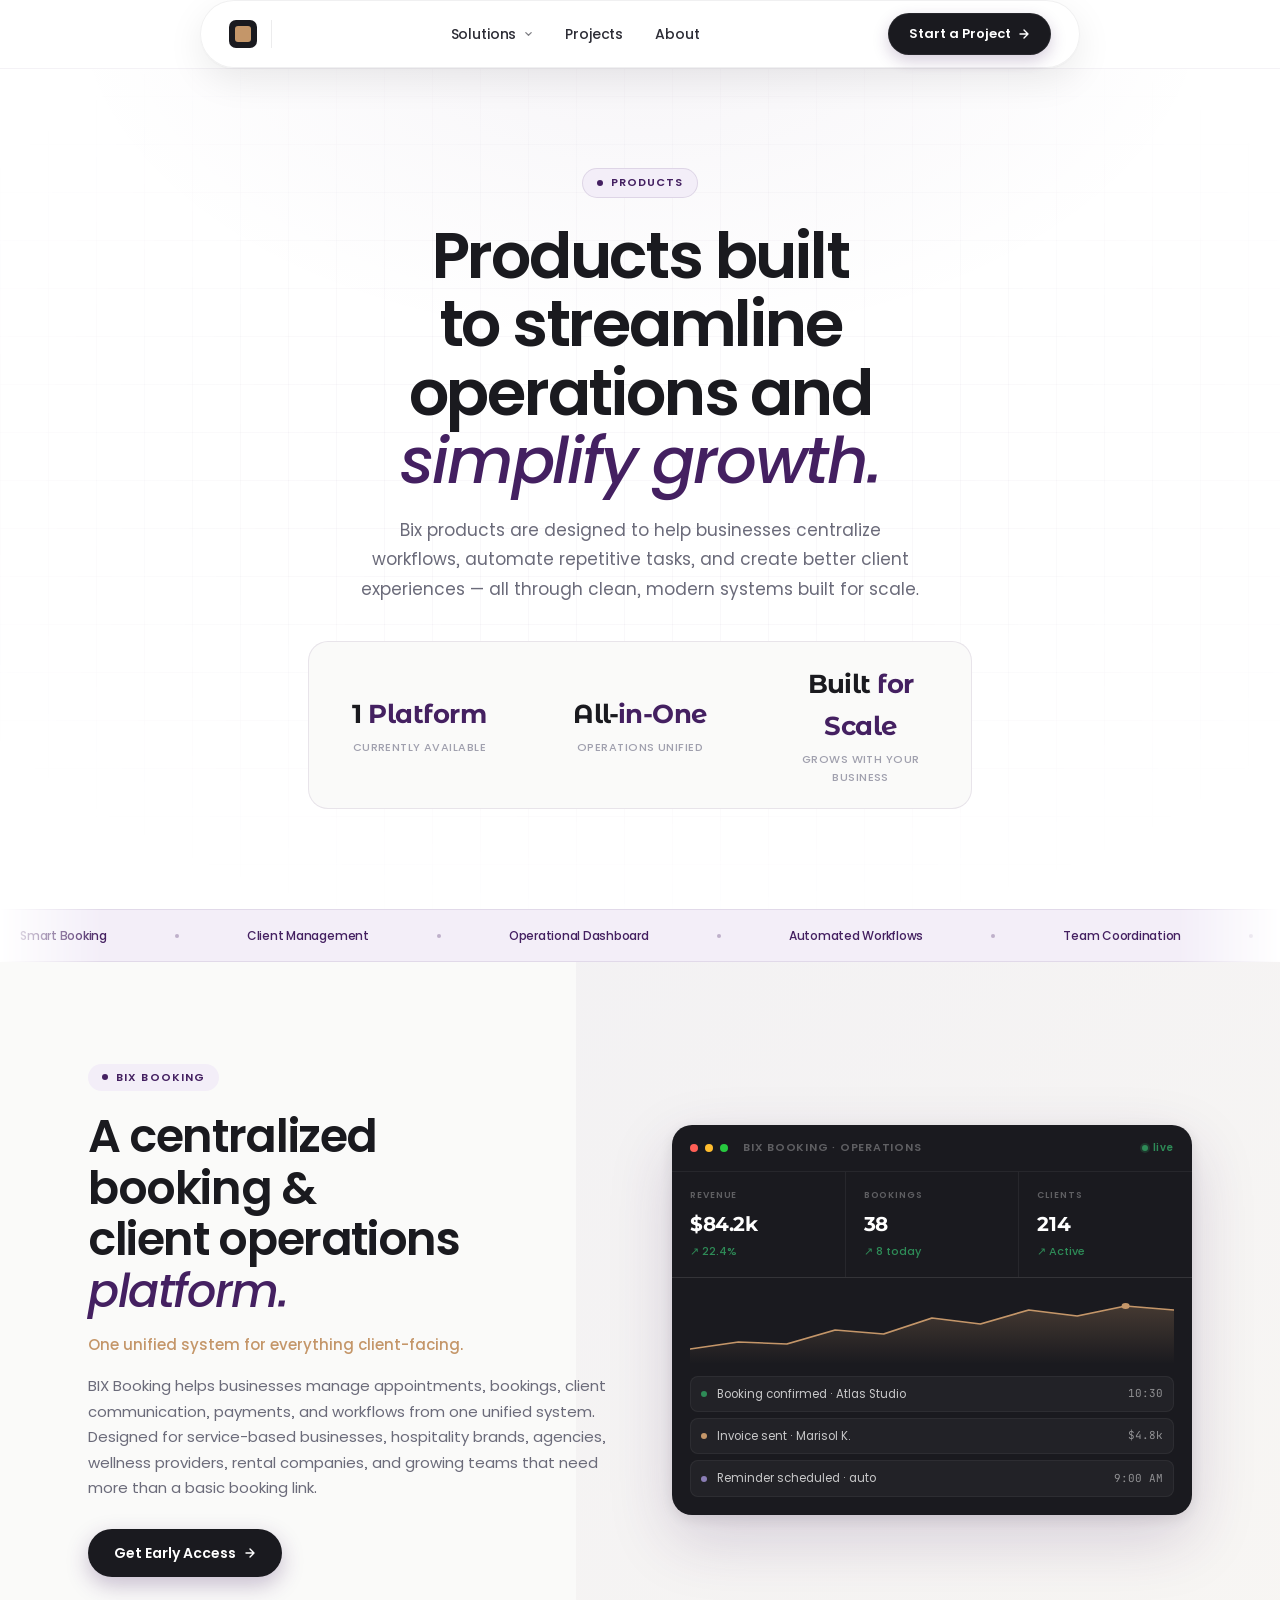
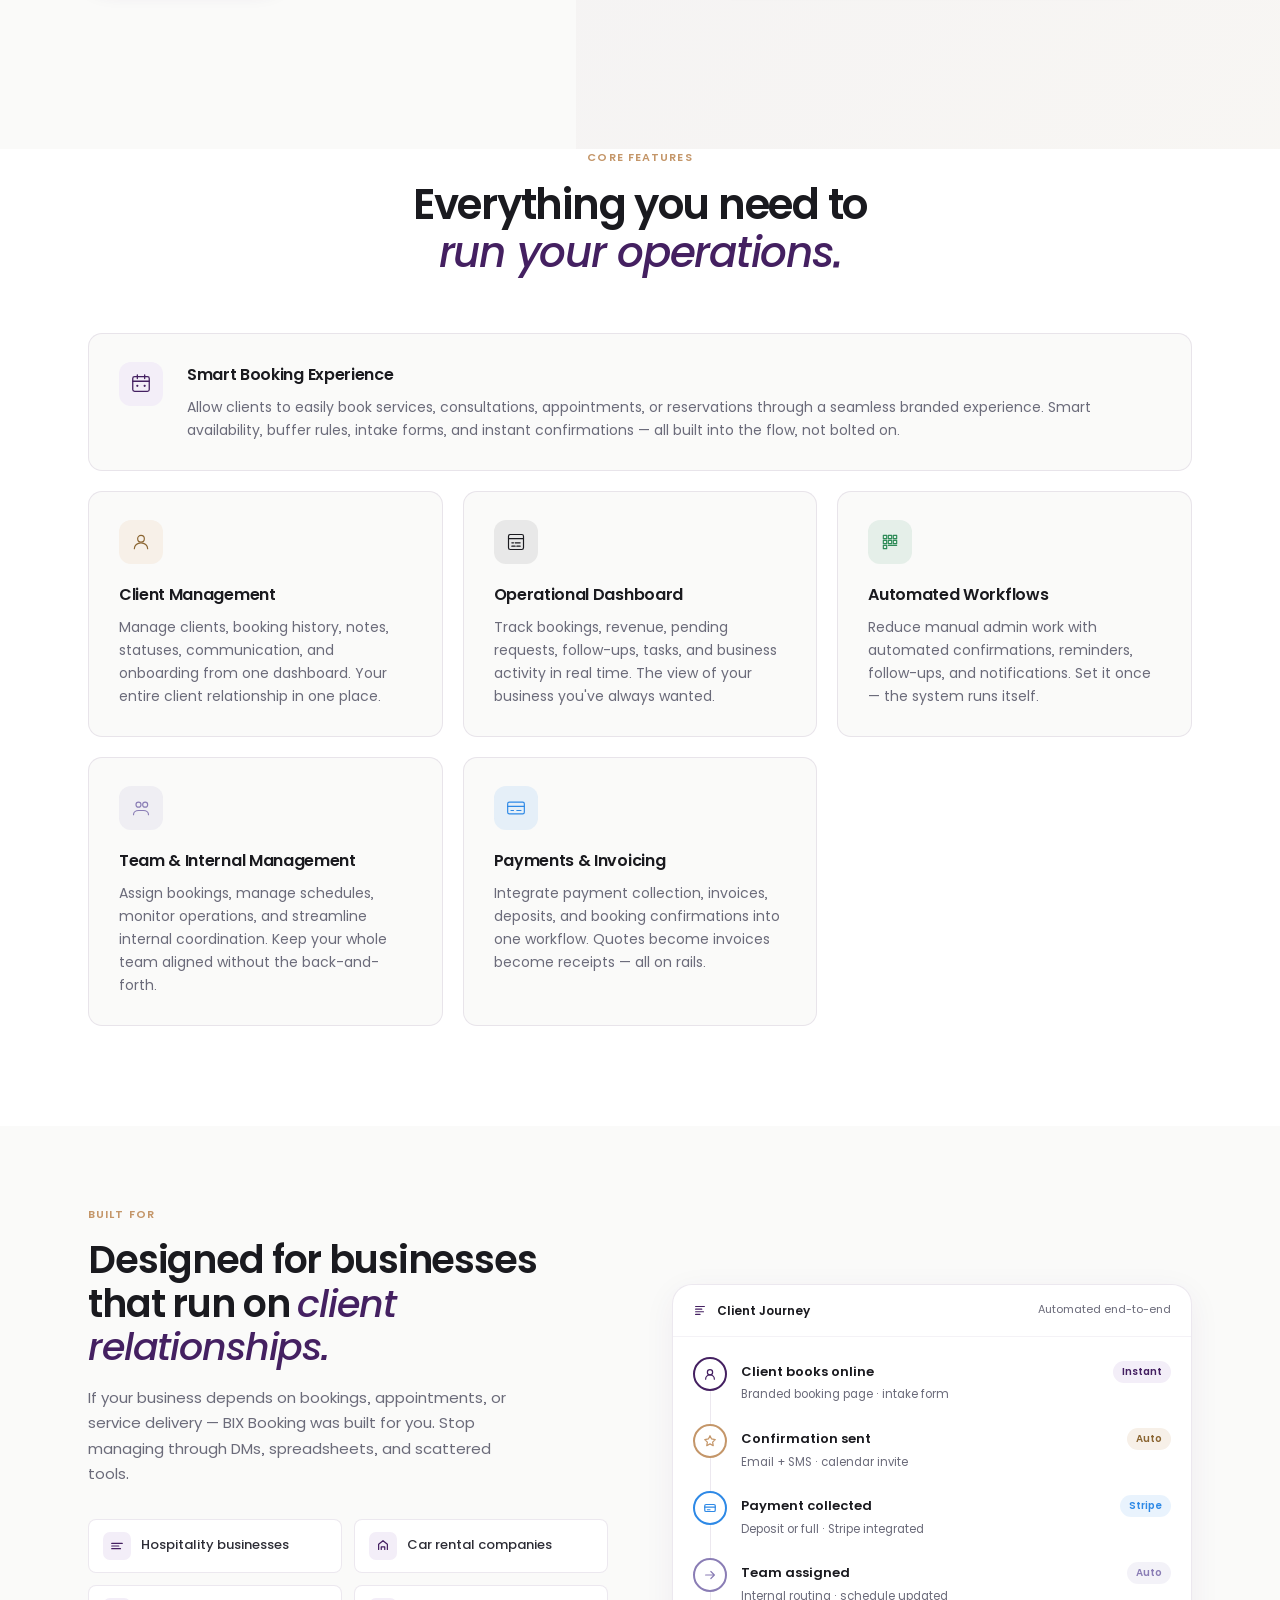
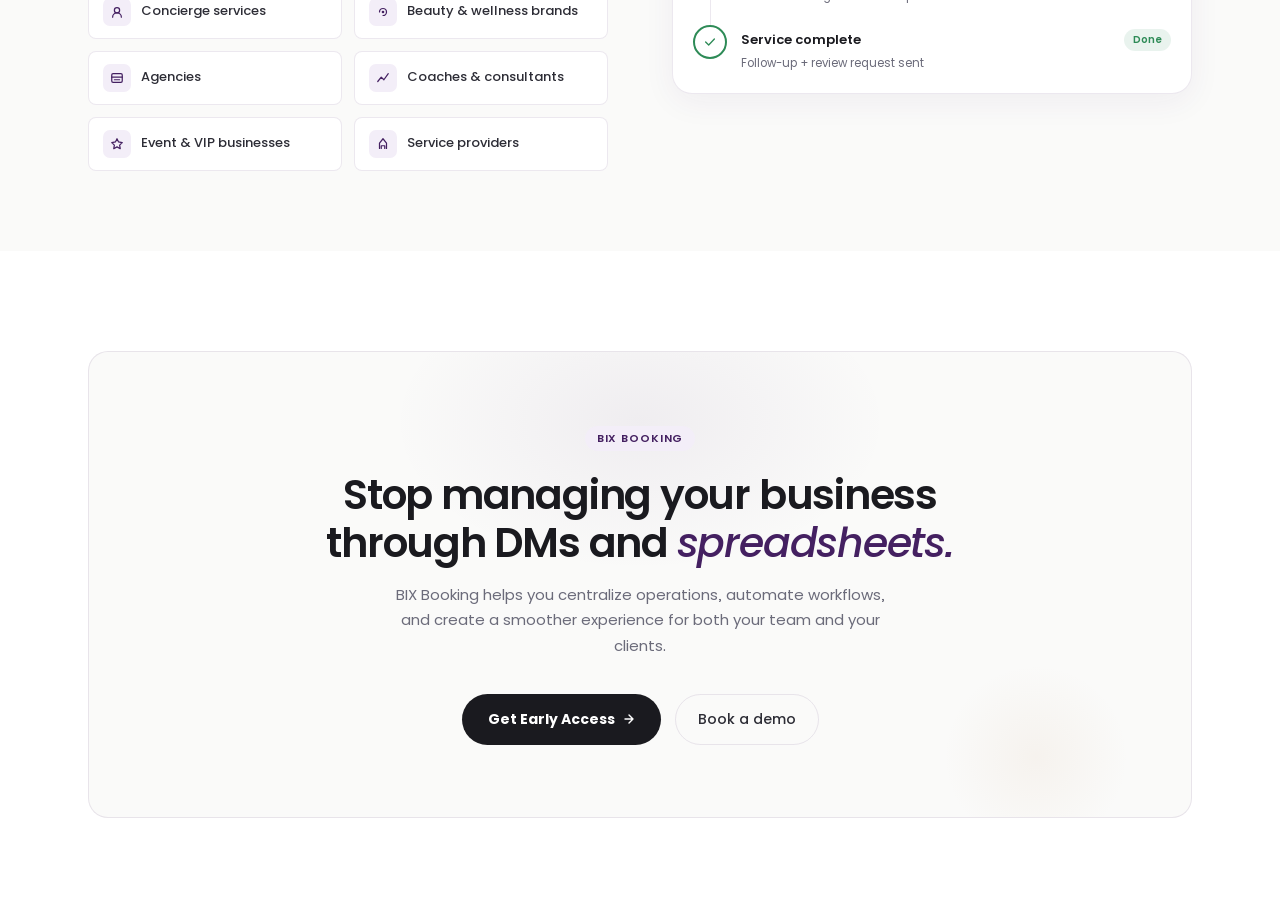
<file: products.html>
<!DOCTYPE html>
<html lang="en">
<head>
<meta charset="UTF-8" />
<meta name="viewport" content="width=device-width, initial-scale=1.0" />
<title>Products — Bix LLC</title>
<link rel="preconnect" href="https://fonts.googleapis.com" />
<link rel="preconnect" href="https://fonts.gstatic.com" crossorigin />
<link href="https://fonts.googleapis.com/css2?family=Poppins:ital,wght@0,400;0,500;0,600;1,400;1,500&family=Montserrat:wght@400;500;600&family=JetBrains+Mono:wght@400;500&family=Caveat:wght@500;600&display=swap" rel="stylesheet" />
<link rel="stylesheet" href="styles.css" />

<style>
:root {
  --purple: #442061;
  --purple-mid: #5c2d82;
  --purple-light: #f3eef8;
  --gold: #C49669;
  --gold-light: #f7f0e8;
  --charcoal: #1a1a1f;
  --ink: #2d2d36;
  --muted: #6b6b7a;
  --soft: #a0a0ae;
  --border: rgba(68,32,97,0.10);
  --border-light: rgba(68,32,97,0.06);
  --surface: #fafaf9;
  --white: #ffffff;
  --emerald: #2e8b57;
  --lavender: #8a7db5;
  --blue: #2E89E6;
  --radius: 14px;
  --radius-sm: 8px;
  --radius-lg: 20px;
  --nav-h: 68px;
}

*, *::before, *::after { box-sizing: border-box; margin: 0; padding: 0; }
html { scroll-behavior: smooth; }
body {
  font-family: 'Poppins', sans-serif;
  background: var(--white);
  color: var(--ink);
  line-height: 1.6;
  -webkit-font-smoothing: antialiased;
}
.wrap { max-width: 1160px; margin: 0 auto; padding: 0 28px; }

/* NAV */
.nav-shell {
  position: fixed; top: 0; left: 0; right: 0; z-index: 100;
  background: rgba(255,255,255,0.92);
  backdrop-filter: blur(18px);
  border-bottom: 1px solid var(--border-light);
  transition: box-shadow .3s;
}
.nav-shell.scrolled { box-shadow: 0 2px 24px rgba(68,32,97,0.08); }
.nav {
  max-width: 1160px; margin: 0 auto; padding: 0 28px;
  display: flex; align-items: center; height: var(--nav-h); gap: 36px;
}
.nav-logo { text-decoration: none; display: flex; align-items: center; }
.nav-mark {
  width: 28px; height: 28px; border-radius: 7px;
  background: var(--charcoal); display: block; position: relative;
}
.nav-mark::after {
  content: ''; position: absolute; top: 6px; left: 6px; right: 6px; bottom: 6px;
  border-radius: 3px; background: var(--gold);
}
.nav-links { display: flex; align-items: center; gap: 4px; margin-left: auto; }
.nav-link {
  font-size: 14px; font-weight: 500; color: var(--ink);
  text-decoration: none; padding: 8px 14px; border-radius: var(--radius-sm);
  transition: background .18s, color .18s;
  background: none; border: none; cursor: pointer;
  font-family: 'Poppins', sans-serif; position: relative; letter-spacing: -.01em;
}
.nav-link:hover { background: var(--purple-light); color: var(--purple); }
.nav-link--active { color: var(--purple); }
.nav-link--active::after {
  content: ''; position: absolute; bottom: 4px; left: 50%; transform: translateX(-50%);
  width: 18px; height: 2px; border-radius: 2px; background: var(--purple);
}
.dot { display: none; }
.nav-caret { display: inline-block; margin-left: 3px; transition: transform .2s; vertical-align: middle; }
.nav-item--open .nav-caret { transform: rotate(180deg); }
.nav-dropdown {
  position: absolute; top: calc(100% + 10px); left: 50%; transform: translateX(-50%);
  background: var(--white); border: 1px solid var(--border);
  border-radius: var(--radius);
  box-shadow: 0 12px 40px rgba(68,32,97,.12), 0 2px 8px rgba(0,0,0,.04);
  padding: 8px; min-width: 240px;
  opacity: 0; pointer-events: none; transform: translateX(-50%) translateY(6px);
  transition: opacity .2s, transform .2s;
}
.nav-item { position: relative; }
.nav-item--open .nav-dropdown { opacity: 1; pointer-events: all; transform: translateX(-50%) translateY(0); }
.nav-dd-item {
  display: flex; align-items: flex-start; gap: 12px;
  text-decoration: none; color: var(--ink);
  padding: 10px 12px; border-radius: 10px; transition: background .15s;
}
.nav-dd-item:hover { background: var(--purple-light); }
.nav-dd-i {
  width: 34px; height: 34px; border-radius: 8px;
  background: var(--surface); border: 1px solid var(--border);
  display: flex; align-items: center; justify-content: center;
  flex-shrink: 0; color: var(--purple);
}
.nav-dd-text { display: flex; flex-direction: column; gap: 2px; }
.nav-dd-text strong { font-size: 13.5px; font-weight: 600; }
.nav-dd-text small { font-size: 12px; color: var(--muted); line-height: 1.4; }
.nav-cta {
  margin-left: 12px; display: flex; align-items: center; gap: 7px;
  background: var(--charcoal); color: #fff;
  font-size: 13px; font-weight: 600; padding: 10px 20px;
  border-radius: 100px; text-decoration: none;
  transition: background .2s, transform .2s;
}
.nav-cta:hover { background: var(--purple); transform: translateY(-1px); }

/* HERO */
.prod-hero {
  padding: calc(var(--nav-h) + 100px) 0 100px;
  background: var(--white);
  position: relative; overflow: hidden;
  text-align: center;
}
.prod-hero::before {
  content: '';
  position: absolute; inset: 0;
  background: radial-gradient(ellipse 65% 55% at 50% 0%, rgba(68,32,97,.05) 0%, transparent 70%);
  pointer-events: none;
}
.prod-hero::after {
  content: '';
  position: absolute; inset: 0;
  background-image:
    linear-gradient(rgba(68,32,97,.03) 1px, transparent 1px),
    linear-gradient(90deg, rgba(68,32,97,.03) 1px, transparent 1px);
  background-size: 48px 48px;
  mask-image: radial-gradient(ellipse 80% 70% at 50% 50%, black 30%, transparent 80%);
  pointer-events: none;
}
.prod-hero-inner {
  position: relative; z-index: 1;
  max-width: 720px; margin: 0 auto;
}
.hero-eyebrow {
  display: inline-flex; align-items: center; gap: 8px;
  font-size: 11px; font-weight: 600; letter-spacing: .1em;
  text-transform: uppercase; color: var(--purple);
  background: var(--purple-light); border: 1px solid rgba(68,32,97,.12);
  padding: 5px 14px; border-radius: 100px; margin-bottom: 24px;
}
.hero-eyebrow::before {
  content: ''; width: 6px; height: 6px; border-radius: 50%; background: var(--purple);
}
.prod-hero h1 {
  font-size: clamp(38px, 5.2vw, 64px);
  font-weight: 600; line-height: 1.07; letter-spacing: -.035em;
  color: var(--charcoal); margin-bottom: 20px;
}
.prod-hero h1 em { font-style: italic; color: var(--purple); font-weight: 500; }
.prod-hero-sub {
  font-size: 17px; color: var(--muted); line-height: 1.75;
  margin-bottom: 36px; max-width: 560px; margin-left: auto; margin-right: auto;
}
.hero-stats {
  display: flex; align-items: center; justify-content: center; gap: 0;
  border: 1px solid var(--border);
  border-radius: var(--radius-lg);
  overflow: hidden; margin-top: 16px;
  background: var(--surface);
}
.hs-stat { text-align: center; padding: 22px 36px; flex: 1; }
.hs-stat + .hs-stat { border-left: 1px solid var(--border); }
.hs-v {
  font-size: 26px; font-weight: 700; color: var(--charcoal);
  font-family: 'Montserrat', sans-serif; letter-spacing: -.02em;
  display: block;
}
.hs-v span { color: var(--purple); }
.hs-l { font-size: 11px; color: var(--soft); font-weight: 500; letter-spacing: .04em; text-transform: uppercase; margin-top: 4px; }
.hs-div { display: none; }

/* PRODUCT SECTION */
.prod-section { padding: 100px 0; background: var(--surface); position: relative; overflow: hidden; }
.prod-section::before {
  content: '';
  position: absolute; top: 0; right: 0; width: 55%; height: 100%;
  background: linear-gradient(135deg, rgba(68,32,97,.04) 0%, rgba(196,150,105,.04) 100%);
  pointer-events: none;
}

/* BIX Booking hero card */
.bix-product-header {
  display: grid; grid-template-columns: 1fr 1fr;
  gap: 64px; align-items: center;
  margin-bottom: 72px;
}
.bprod-badge {
  display: inline-flex; align-items: center; gap: 8px;
  font-size: 11px; font-weight: 600; letter-spacing: .1em;
  text-transform: uppercase; color: var(--purple);
  background: var(--purple-light);
  padding: 5px 14px; border-radius: 100px; margin-bottom: 20px;
}
.bprod-badge span {
  width: 6px; height: 6px; border-radius: 50%; background: var(--purple);
  display: inline-block;
}
.bprod-h {
  font-size: clamp(30px, 3.8vw, 46px);
  font-weight: 600; letter-spacing: -.03em; line-height: 1.12;
  color: var(--charcoal); margin-bottom: 16px;
}
.bprod-h em { font-style: italic; color: var(--purple); font-weight: 500; }
.bprod-tagline {
  font-size: 15px; color: var(--gold);
  font-weight: 500; margin-bottom: 16px; display: block;
}
.bprod-desc {
  font-size: 15px; color: var(--muted); line-height: 1.7;
  margin-bottom: 28px;
}
.bprod-ideal {
  display: flex; flex-wrap: wrap; gap: 8px; margin-bottom: 32px;
}
.ideal-tag {
  font-size: 12px; font-weight: 500; color: var(--ink);
  background: var(--surface); border: 1px solid var(--border);
  padding: 5px 12px; border-radius: 100px;
}
.btn-primary {
  display: inline-flex; align-items: center; gap: 8px;
  background: var(--charcoal); color: #fff;
  font-size: 14px; font-weight: 600; padding: 13px 26px;
  border-radius: 100px; text-decoration: none;
  transition: background .2s, transform .2s;
}
.btn-primary:hover { background: var(--purple); transform: translateY(-1px); }

/* Dashboard mock */
.bix-dash-mock {
  background: var(--charcoal);
  border-radius: var(--radius-lg);
  overflow: hidden;
  box-shadow: 0 24px 64px rgba(68,32,97,.18), 0 4px 16px rgba(0,0,0,.1);
  position: relative;
}
.bdm-topbar {
  display: flex; align-items: center; gap: 7px;
  padding: 14px 18px;
  border-bottom: 1px solid rgba(255,255,255,.06);
}
.bdm-dot { width: 8px; height: 8px; border-radius: 50%; }
.bdm-title {
  margin-left: 8px; font-size: 11px; font-weight: 600;
  letter-spacing: .07em; text-transform: uppercase;
  color: rgba(255,255,255,.3);
}
.bdm-live {
  margin-left: auto; font-size: 10px; font-weight: 600;
  color: var(--emerald); letter-spacing: .06em;
  display: flex; align-items: center; gap: 5px;
}
.bdm-live::before {
  content: ''; width: 6px; height: 6px; border-radius: 50%;
  background: var(--emerald); display: block;
  box-shadow: 0 0 0 2px rgba(46,139,87,.25);
  animation: pulse 2s ease infinite;
}
@keyframes pulse { 0%,100%{box-shadow:0 0 0 2px rgba(46,139,87,.25)} 50%{box-shadow:0 0 0 5px rgba(46,139,87,.1)} }

.bdm-stats {
  display: grid; grid-template-columns: repeat(3,1fr);
  gap: 1px; background: rgba(255,255,255,.06);
  border-bottom: 1px solid rgba(255,255,255,.06);
}
.bdm-stat {
  background: var(--charcoal); padding: 16px 18px;
}
.bdm-stat-lbl {
  font-size: 9px; font-weight: 600; letter-spacing: .1em;
  text-transform: uppercase; color: rgba(255,255,255,.3);
  margin-bottom: 6px;
}
.bdm-stat-v {
  font-size: 20px; font-weight: 700; color: #fff;
  font-family: 'Montserrat', sans-serif; letter-spacing: -.02em;
}
.bdm-stat-d { font-size: 11px; color: var(--emerald); font-weight: 500; margin-top: 3px; }

.bdm-chart {
  padding: 16px 18px 0;
}
.bdm-chart svg { width: 100%; height: 70px; display: block; }

.bdm-rows { padding: 12px 18px 18px; display: flex; flex-direction: column; gap: 6px; }
.bdm-row {
  display: flex; align-items: center; gap: 10px;
  padding: 8px 10px; border-radius: 8px;
  background: rgba(255,255,255,.04);
  border: 1px solid rgba(255,255,255,.05);
  font-size: 11.5px; color: rgba(255,255,255,.75);
}
.bdm-row-dot { width: 6px; height: 6px; border-radius: 50%; flex-shrink: 0; }
.bdm-row-val { margin-left: auto; font-family: 'JetBrains Mono', monospace; font-size: 11px; color: rgba(255,255,255,.5); }

/* FEATURES */
.features-section { padding: 0 0 100px; }
.features-head { text-align: center; margin-bottom: 56px; }
.section-label {
  font-size: 11px; font-weight: 600; letter-spacing: .1em;
  text-transform: uppercase; color: var(--gold);
  margin-bottom: 14px; display: block;
}
.section-h {
  font-size: clamp(28px, 3.5vw, 42px);
  font-weight: 600; letter-spacing: -.03em; line-height: 1.15;
  color: var(--charcoal);
}
.section-h em { font-style: italic; color: var(--purple); font-weight: 500; }

.features-grid {
  display: grid; grid-template-columns: repeat(3,1fr);
  gap: 20px;
}
.feat-card {
  background: var(--surface);
  border: 1px solid var(--border);
  border-radius: var(--radius);
  padding: 28px 30px;
  transition: box-shadow .3s, transform .3s, border-color .3s;
}
.feat-card:hover {
  box-shadow: 0 10px 36px rgba(68,32,97,.08);
  transform: translateY(-2px);
  border-color: rgba(68,32,97,.16);
}
.feat-card:first-child {
  grid-column: 1 / -1;
  display: grid; grid-template-columns: auto 1fr;
  gap: 24px; align-items: start;
}
.feat-icon {
  width: 44px; height: 44px; border-radius: 12px;
  display: flex; align-items: center; justify-content: center;
  flex-shrink: 0; margin-bottom: 18px;
}
.feat-icon-inline { width: 44px; height: 44px; border-radius: 12px; display: flex; align-items: center; justify-content: center; flex-shrink: 0; }
.fi-purple { background: var(--purple-light); color: var(--purple); }
.fi-gold { background: var(--gold-light); color: #8a6430; }
.fi-emerald { background: rgba(46,139,87,.1); color: var(--emerald); }
.fi-blue { background: rgba(46,137,230,.1); color: var(--blue); }
.fi-lavender { background: rgba(138,125,181,.1); color: var(--lavender); }
.fi-charcoal { background: rgba(26,26,31,.08); color: var(--charcoal); }
.feat-h { font-size: 16px; font-weight: 600; color: var(--charcoal); margin-bottom: 8px; }
.feat-desc { font-size: 14px; color: var(--muted); line-height: 1.65; }

/* IDEAL FOR */
.ideal-section { background: var(--surface); padding: 80px 0; }
.ideal-inner {
  display: grid; grid-template-columns: 1fr 1fr;
  gap: 64px; align-items: center;
}
.ideal-list {
  display: grid; grid-template-columns: 1fr 1fr;
  gap: 12px; margin-top: 32px;
}
.ideal-item {
  display: flex; align-items: center; gap: 10px;
  background: var(--white); border: 1px solid var(--border);
  border-radius: var(--radius-sm); padding: 12px 14px;
  font-size: 13px; font-weight: 500; color: var(--ink);
  transition: border-color .2s, box-shadow .2s;
}
.ideal-item:hover {
  border-color: rgba(68,32,97,.2);
  box-shadow: 0 4px 16px rgba(68,32,97,.06);
}
.ideal-item-icon {
  width: 28px; height: 28px; border-radius: 7px;
  background: var(--purple-light); color: var(--purple);
  display: flex; align-items: center; justify-content: center;
  flex-shrink: 0;
}

/* VISUAL — operations timeline */
.ops-visual {
  background: var(--white); border: 1px solid var(--border);
  border-radius: var(--radius-lg);
  overflow: hidden;
  box-shadow: 0 8px 32px rgba(68,32,97,.06);
}
.ov-head {
  padding: 16px 20px; border-bottom: 1px solid var(--border-light);
  display: flex; align-items: center; gap: 10px;
}
.ov-head-label { font-size: 12px; font-weight: 600; color: var(--charcoal); }
.ov-head-sub { font-size: 11px; color: var(--muted); margin-left: auto; }
.ov-flow { padding: 20px; display: flex; flex-direction: column; gap: 0; }
.ov-step {
  display: flex; align-items: flex-start; gap: 14px;
  padding-bottom: 20px; position: relative;
}
.ov-step:not(:last-child)::before {
  content: '';
  position: absolute; left: 17px; top: 34px; bottom: 0;
  width: 1px; background: var(--border);
}
.ov-step:last-child { padding-bottom: 0; }
.ov-step-dot {
  width: 34px; height: 34px; border-radius: 50%;
  display: flex; align-items: center; justify-content: center;
  flex-shrink: 0; border: 2px solid var(--border);
  background: var(--white); z-index: 1;
}
.ov-step-content { flex: 1; padding-top: 5px; }
.ov-step-title { font-size: 13px; font-weight: 600; color: var(--charcoal); margin-bottom: 3px; }
.ov-step-meta { font-size: 11.5px; color: var(--muted); }
.ov-badge {
  font-size: 10px; font-weight: 600; padding: 3px 9px; border-radius: 100px;
  flex-shrink: 0; margin-top: 4px;
}

/* CTA */
.prod-cta {
  padding: 100px 0; background: var(--white);
}
.prod-cta-inner {
  background: var(--surface);
  border: 1px solid var(--border);
  border-radius: var(--radius-lg);
  padding: 72px 64px;
  position: relative; overflow: hidden;
  text-align: center;
}
.prod-cta-inner::before {
  content: '';
  position: absolute; top: -80px; left: 50%; transform: translateX(-50%);
  width: 500px; height: 300px; border-radius: 50%;
  background: radial-gradient(ellipse, rgba(68,32,97,.06) 0%, transparent 70%);
  pointer-events: none;
}
.prod-cta-inner::after {
  content: '';
  position: absolute; bottom: -40px; right: 5%;
  width: 200px; height: 200px; border-radius: 50%;
  background: radial-gradient(circle, rgba(196,150,105,.08) 0%, transparent 65%);
  pointer-events: none;
}
.cta-content { position: relative; z-index: 1; }
.cta-eyebrow {
  display: inline-flex; align-items: center; gap: 7px;
  font-size: 11px; font-weight: 600; letter-spacing: .08em;
  text-transform: uppercase; color: var(--purple);
  background: var(--purple-light); padding: 4px 12px; border-radius: 100px;
  margin-bottom: 20px;
}
.cta-h {
  font-size: clamp(26px, 3.2vw, 42px);
  font-weight: 600; letter-spacing: -.03em; line-height: 1.15;
  color: var(--charcoal); margin-bottom: 16px;
}
.cta-h em { font-style: italic; color: var(--purple); font-weight: 500; }
.cta-sub { font-size: 15px; color: var(--muted); max-width: 520px; margin: 0 auto 36px; line-height: 1.7; }
.cta-btns { display: flex; gap: 14px; justify-content: center; flex-wrap: wrap; }
.btn-gold {
  display: inline-flex; align-items: center; gap: 8px;
  background: var(--charcoal); color: #fff;
  font-size: 14px; font-weight: 700; padding: 13px 26px;
  border-radius: 100px; text-decoration: none;
  transition: background .2s, transform .2s;
}
.btn-gold:hover { background: var(--purple); transform: translateY(-1px); }
.btn-ghost-light {
  display: inline-flex; align-items: center; gap: 8px;
  color: var(--ink); font-size: 14px; font-weight: 500;
  padding: 13px 22px; border-radius: 100px;
  text-decoration: none; border: 1px solid var(--border);
  transition: border-color .2s, color .2s, background .2s;
}
.btn-ghost-light:hover { border-color: var(--purple); color: var(--purple); background: var(--purple-light); }

/* MARQUEE */
.marquee {
  overflow: hidden; padding: 16px 0;
  border-top: 1px solid var(--border); border-bottom: 1px solid var(--border);
  background: var(--purple-light);
}
.marquee-track { display: flex; }
.marquee-row {
  display: flex; align-items: center;
  white-space: nowrap; animation: marquee 32s linear infinite; flex-shrink: 0;
}
@keyframes marquee { from { transform: translateX(0); } to { transform: translateX(-50%); } }
.m-item { font-size: 12px; font-weight: 500; color: var(--purple); padding: 0 20px; }
.m-dot { width: 4px; height: 4px; border-radius: 50%; background: var(--purple); opacity: .3; flex-shrink: 0; }

/* REVEAL */
.reveal { opacity: 0; transform: translateY(24px); transition: opacity .6s, transform .6s; }
.reveal.in { opacity: 1; transform: none; }
.delay-1 { transition-delay: .1s; }
.delay-2 { transition-delay: .2s; }
.delay-3 { transition-delay: .3s; }
.delay-4 { transition-delay: .4s; }
.delay-5 { transition-delay: .5s; }
.delay-6 { transition-delay: .6s; }

@media (max-width: 900px) {
  .bix-product-header { grid-template-columns: 1fr; }
  .features-grid { grid-template-columns: 1fr 1fr; }
  .features-grid .feat-card:first-child { grid-template-columns: 1fr; }
  .ideal-inner { grid-template-columns: 1fr; }
  .hero-stats { flex-wrap: wrap; gap: 20px; }
  .hs-div { display: none; }
  .prod-cta-inner { padding: 40px 28px; }
}
@media (max-width: 600px) {
  .features-grid { grid-template-columns: 1fr; }
  .features-grid .feat-card:first-child { grid-column: auto; }
  .ideal-list { grid-template-columns: 1fr; }
  .nav-links { display: none; }
  .bdm-stats { grid-template-columns: 1fr 1fr; }
}
</style>
</head>
<body>

<!-- NAV -->
<div class="nav-shell" id="navShell">
  <nav class="nav" aria-label="Primary">
    <a href="index.html" class="nav-logo" aria-label="Bix LLC home">
      <span class="nav-mark" aria-hidden="true"></span>
    </a>
    <div class="nav-links">
      <div class="nav-item nav-item--has-dropdown">
        <button class="nav-link nav-link-trigger" type="button" aria-haspopup="true" aria-expanded="false">
          Solutions
          <svg class="nav-caret" width="9" height="9" viewBox="0 0 10 10" fill="none"><path d="M2 4l3 3 3-3" stroke="currentColor" stroke-width="1.4" stroke-linecap="round" stroke-linejoin="round"/></svg>
          <span class="dot"></span>
        </button>
        <div class="nav-dropdown" role="menu">
          <a class="nav-dd-item" href="services.html" role="menuitem">
            <span class="nav-dd-i">
              <svg width="18" height="18" viewBox="0 0 20 20" fill="none"><rect x="2.5" y="3.5" width="15" height="13" rx="1.5" stroke="currentColor" stroke-width="1.3"/><path d="M2.5 7h15" stroke="currentColor" stroke-width="1.3"/></svg>
            </span>
            <span class="nav-dd-text">
              <strong>Services</strong>
              <small>Web, apps, and custom system solutions</small>
            </span>
          </a>
          <a class="nav-dd-item" href="products.html" role="menuitem">
            <span class="nav-dd-i">
              <svg width="18" height="18" viewBox="0 0 20 20" fill="none"><path d="M3 6l7-3 7 3-7 3-7-3z M3 6v8l7 3 7-3V6 M10 9v8" stroke="currentColor" stroke-width="1.3" stroke-linejoin="round"/></svg>
            </span>
            <span class="nav-dd-text">
              <strong>Products</strong>
              <small>BIX Booking and other Bix&#8209;built platforms</small>
            </span>
          </a>
        </div>
      </div>
      <a class="nav-link" href="index.html#work">Projects<span class="dot"></span></a>
      <a class="nav-link" href="index.html#about">About<span class="dot"></span></a>
    </div>
    <a href="index.html#contact" class="nav-cta">
      Start a Project
      <svg width="12" height="12" viewBox="0 0 12 12" fill="none"><path d="M2 6h8m0 0L6 2m4 4L6 10" stroke="currentColor" stroke-width="1.4" stroke-linecap="round" stroke-linejoin="round"/></svg>
    </a>
  </nav>
</div>

<!-- HERO -->
<section class="prod-hero">
  <div class="wrap prod-hero-inner reveal">
    <div class="hero-eyebrow">Products</div>
    <h1>
      Products built to streamline<br/>
      operations and <em>simplify growth.</em>
    </h1>
    <p class="prod-hero-sub">
      Bix products are designed to help businesses centralize workflows, automate repetitive tasks, and create better client experiences — all through clean, modern systems built for scale.
    </p>
    <div class="hero-stats reveal delay-2">
      <div class="hs-stat">
        <span class="hs-v">1 <span>Platform</span></span>
        <div class="hs-l">Currently available</div>
      </div>
      <div class="hs-div"></div>
      <div class="hs-stat">
        <span class="hs-v">All-<span>in-One</span></span>
        <div class="hs-l">Operations unified</div>
      </div>
      <div class="hs-div"></div>
      <div class="hs-stat">
        <span class="hs-v">Built <span>for Scale</span></span>
        <div class="hs-l">Grows with your business</div>
      </div>
    </div>
  </div>
</section>

<!-- MARQUEE -->
<div class="marquee" aria-hidden="true">
  <div class="marquee-track">
    <div class="marquee-row">
      <span class="m-item">Smart Booking</span><span class="m-dot"></span>
      <span class="m-item">Client Management</span><span class="m-dot"></span>
      <span class="m-item">Operational Dashboard</span><span class="m-dot"></span>
      <span class="m-item">Automated Workflows</span><span class="m-dot"></span>
      <span class="m-item">Team Coordination</span><span class="m-dot"></span>
      <span class="m-item">Payments & Invoicing</span><span class="m-dot"></span>
      <span class="m-item">Real-time Analytics</span><span class="m-dot"></span>
      <span class="m-item">CRM Built-in</span><span class="m-dot"></span>
      <span class="m-item">Smart Booking</span><span class="m-dot"></span>
      <span class="m-item">Client Management</span><span class="m-dot"></span>
      <span class="m-item">Operational Dashboard</span><span class="m-dot"></span>
      <span class="m-item">Automated Workflows</span><span class="m-dot"></span>
      <span class="m-item">Team Coordination</span><span class="m-dot"></span>
      <span class="m-item">Payments & Invoicing</span><span class="m-dot"></span>
      <span class="m-item">Real-time Analytics</span><span class="m-dot"></span>
      <span class="m-item">CRM Built-in</span><span class="m-dot"></span>
    </div>
  </div>
</div>

<!-- BIX BOOKING PRODUCT -->
<section class="prod-section">
  <div class="wrap">

    <!-- Product Header -->
    <div class="bix-product-header">
      <div class="reveal">
        <div class="bprod-badge"><span></span>BIX Booking</div>
        <h2 class="bprod-h">
          A centralized booking &amp;<br/>
          client operations <em>platform.</em>
        </h2>
        <span class="bprod-tagline">One unified system for everything client-facing.</span>
        <p class="bprod-desc">
          BIX Booking helps businesses manage appointments, bookings, client communication, payments, and workflows from one unified system. Designed for service-based businesses, hospitality brands, agencies, wellness providers, rental companies, and growing teams that need more than a basic booking link.
        </p>
        <a href="index.html#contact" class="btn-primary">
          Get Early Access
          <svg width="12" height="12" viewBox="0 0 12 12" fill="none"><path d="M2 6h8m0 0L6 2m4 4L6 10" stroke="currentColor" stroke-width="1.4" stroke-linecap="round" stroke-linejoin="round"/></svg>
        </a>
      </div>

      <!-- Dashboard mock -->
      <div class="bix-dash-mock reveal delay-2">
        <div class="bdm-topbar">
          <span class="bdm-dot" style="background:#ff5f56"></span>
          <span class="bdm-dot" style="background:#ffbd2e"></span>
          <span class="bdm-dot" style="background:#27c93f"></span>
          <span class="bdm-title">bix booking · operations</span>
          <span class="bdm-live">live</span>
        </div>
        <div class="bdm-stats">
          <div class="bdm-stat">
            <div class="bdm-stat-lbl">Revenue</div>
            <div class="bdm-stat-v">$84.2k</div>
            <div class="bdm-stat-d">↗ 22.4%</div>
          </div>
          <div class="bdm-stat">
            <div class="bdm-stat-lbl">Bookings</div>
            <div class="bdm-stat-v">38</div>
            <div class="bdm-stat-d">↗ 8 today</div>
          </div>
          <div class="bdm-stat">
            <div class="bdm-stat-lbl">Clients</div>
            <div class="bdm-stat-v">214</div>
            <div class="bdm-stat-d">↗ Active</div>
          </div>
        </div>
        <div class="bdm-chart">
          <svg viewBox="0 0 360 70" preserveAspectRatio="none">
            <defs>
              <linearGradient id="prodArea" x1="0" y1="0" x2="0" y2="1">
                <stop offset="0%" stop-color="#C49669" stop-opacity="0.25"/>
                <stop offset="100%" stop-color="#C49669" stop-opacity="0"/>
              </linearGradient>
            </defs>
            <path d="M0 55 L36 48 L72 50 L108 36 L144 40 L180 24 L216 30 L252 16 L288 22 L324 12 L360 16 L360 70 L0 70 Z" fill="url(#prodArea)"/>
            <path d="M0 55 L36 48 L72 50 L108 36 L144 40 L180 24 L216 30 L252 16 L288 22 L324 12 L360 16" stroke="#C49669" stroke-width="1.6" fill="none" stroke-linecap="round" stroke-linejoin="round"/>
            <circle cx="324" cy="12" r="3" fill="#C49669"/>
          </svg>
        </div>
        <div class="bdm-rows">
          <div class="bdm-row">
            <span class="bdm-row-dot" style="background:var(--emerald)"></span>
            Booking confirmed · Atlas Studio
            <span class="bdm-row-val">10:30</span>
          </div>
          <div class="bdm-row">
            <span class="bdm-row-dot" style="background:var(--gold)"></span>
            Invoice sent · Marisol K.
            <span class="bdm-row-val">$4.8k</span>
          </div>
          <div class="bdm-row">
            <span class="bdm-row-dot" style="background:var(--lavender)"></span>
            Reminder scheduled · auto
            <span class="bdm-row-val">9:00 AM</span>
          </div>
        </div>
      </div>
    </div>

  </div>
</section>

<!-- CORE FEATURES -->
<section class="features-section">
  <div class="wrap">
    <div class="features-head reveal">
      <span class="section-label">Core Features</span>
      <h2 class="section-h">Everything you need to<br/><em>run your operations.</em></h2>
    </div>

    <div class="features-grid">

      <!-- Featured large card -->
      <div class="feat-card reveal delay-1">
        <div class="feat-icon-inline fi-purple">
          <svg width="22" height="22" viewBox="0 0 24 24" fill="none"><rect x="3" y="4" width="18" height="16" rx="2" stroke="currentColor" stroke-width="1.4"/><path d="M3 9h18M8 2v4M16 2v4" stroke="currentColor" stroke-width="1.4" stroke-linecap="round"/><circle cx="8" cy="14" r="1.2" fill="currentColor"/><circle cx="16" cy="14" r="1.2" fill="currentColor"/></svg>
        </div>
        <div>
          <h3 class="feat-h">Smart Booking Experience</h3>
          <p class="feat-desc">Allow clients to easily book services, consultations, appointments, or reservations through a seamless branded experience. Smart availability, buffer rules, intake forms, and instant confirmations — all built into the flow, not bolted on.</p>
        </div>
      </div>

      <div class="feat-card reveal delay-1">
        <div class="feat-icon fi-gold">
          <svg width="20" height="20" viewBox="0 0 24 24" fill="none"><circle cx="12" cy="8" r="4" stroke="currentColor" stroke-width="1.4"/><path d="M4 20c0-4 3.6-7 8-7s8 3 8 7" stroke="currentColor" stroke-width="1.4" stroke-linecap="round"/></svg>
        </div>
        <h3 class="feat-h">Client Management</h3>
        <p class="feat-desc">Manage clients, booking history, notes, statuses, communication, and onboarding from one dashboard. Your entire client relationship in one place.</p>
      </div>

      <div class="feat-card reveal delay-2">
        <div class="feat-icon fi-charcoal">
          <svg width="20" height="20" viewBox="0 0 24 24" fill="none"><rect x="3" y="3" width="18" height="18" rx="2" stroke="currentColor" stroke-width="1.4"/><path d="M3 8h18M7 13h2M11 13h6M7 17h4M13 17h4" stroke="currentColor" stroke-width="1.4" stroke-linecap="round"/></svg>
        </div>
        <h3 class="feat-h">Operational Dashboard</h3>
        <p class="feat-desc">Track bookings, revenue, pending requests, follow-ups, tasks, and business activity in real time. The view of your business you've always wanted.</p>
      </div>

      <div class="feat-card reveal delay-3">
        <div class="feat-icon fi-emerald">
          <svg width="20" height="20" viewBox="0 0 24 24" fill="none"><path d="M4 4h4v4H4zM10 4h4v4h-4zM16 4h4v4h-4zM4 10h4v4H4zM10 10h4v4h-4zM16 10h4v4h-4z" stroke="currentColor" stroke-width="1.4" stroke-linejoin="round"/><path d="M4 16h4v4H4zM10 16h10" stroke="currentColor" stroke-width="1.4" stroke-linecap="round" stroke-linejoin="round"/></svg>
        </div>
        <h3 class="feat-h">Automated Workflows</h3>
        <p class="feat-desc">Reduce manual admin work with automated confirmations, reminders, follow-ups, and notifications. Set it once — the system runs itself.</p>
      </div>

      <div class="feat-card reveal delay-4">
        <div class="feat-icon fi-lavender">
          <svg width="20" height="20" viewBox="0 0 24 24" fill="none"><circle cx="9" cy="8" r="3" stroke="currentColor" stroke-width="1.4"/><circle cx="17" cy="8" r="3" stroke="currentColor" stroke-width="1.4"/><path d="M3 20c0-3 2.7-5 6-5h6c3.3 0 6 2 6 5" stroke="currentColor" stroke-width="1.4" stroke-linecap="round"/></svg>
        </div>
        <h3 class="feat-h">Team &amp; Internal Management</h3>
        <p class="feat-desc">Assign bookings, manage schedules, monitor operations, and streamline internal coordination. Keep your whole team aligned without the back-and-forth.</p>
      </div>

      <div class="feat-card reveal delay-5">
        <div class="feat-icon fi-blue">
          <svg width="20" height="20" viewBox="0 0 24 24" fill="none"><rect x="2" y="5" width="20" height="14" rx="2" stroke="currentColor" stroke-width="1.4"/><path d="M2 10h20M6 15h3M13 15h5" stroke="currentColor" stroke-width="1.4" stroke-linecap="round"/></svg>
        </div>
        <h3 class="feat-h">Payments &amp; Invoicing</h3>
        <p class="feat-desc">Integrate payment collection, invoices, deposits, and booking confirmations into one workflow. Quotes become invoices become receipts — all on rails.</p>
      </div>

    </div>
  </div>
</section>

<!-- IDEAL FOR -->
<section class="ideal-section">
  <div class="wrap ideal-inner">
    <div class="reveal">
      <span class="section-label">Built For</span>
      <h2 class="section-h" style="font-size:clamp(26px,3.2vw,38px)">
        Designed for businesses<br/>
        that run on <em>client relationships.</em>
      </h2>
      <p style="font-size:15px;color:var(--muted);line-height:1.7;margin-top:16px;max-width:420px">
        If your business depends on bookings, appointments, or service delivery — BIX Booking was built for you. Stop managing through DMs, spreadsheets, and scattered tools.
      </p>
      <div class="ideal-list">
        <div class="ideal-item reveal delay-1">
          <div class="ideal-item-icon"><svg width="14" height="14" viewBox="0 0 16 16" fill="none"><path d="M2 5h12M2 8h8M2 11h10" stroke="currentColor" stroke-width="1.4" stroke-linecap="round"/></svg></div>
          Hospitality businesses
        </div>
        <div class="ideal-item reveal delay-1">
          <div class="ideal-item-icon"><svg width="14" height="14" viewBox="0 0 16 16" fill="none"><path d="M3 12V6l5-4 5 4v6M6 12v-3h4v3" stroke="currentColor" stroke-width="1.4" stroke-linecap="round" stroke-linejoin="round"/></svg></div>
          Car rental companies
        </div>
        <div class="ideal-item reveal delay-2">
          <div class="ideal-item-icon"><svg width="14" height="14" viewBox="0 0 16 16" fill="none"><circle cx="8" cy="6" r="3" stroke="currentColor" stroke-width="1.4"/><path d="M3 14c0-2.8 2.2-5 5-5s5 2.2 5 5" stroke="currentColor" stroke-width="1.4" stroke-linecap="round"/></svg></div>
          Concierge services
        </div>
        <div class="ideal-item reveal delay-2">
          <div class="ideal-item-icon"><svg width="14" height="14" viewBox="0 0 16 16" fill="none"><path d="M4 8c0-2.2 1.8-4 4-4s4 1.8 4 4-1.8 4-4 4" stroke="currentColor" stroke-width="1.4" stroke-linecap="round"/><circle cx="8" cy="8" r="1.5" fill="currentColor"/></svg></div>
          Beauty &amp; wellness brands
        </div>
        <div class="ideal-item reveal delay-3">
          <div class="ideal-item-icon"><svg width="14" height="14" viewBox="0 0 16 16" fill="none"><rect x="2" y="3" width="12" height="10" rx="1.5" stroke="currentColor" stroke-width="1.4"/><path d="M2 7h12M5 10h6" stroke="currentColor" stroke-width="1.4" stroke-linecap="round"/></svg></div>
          Agencies
        </div>
        <div class="ideal-item reveal delay-3">
          <div class="ideal-item-icon"><svg width="14" height="14" viewBox="0 0 16 16" fill="none"><path d="M2 12l4-5 3 3 5-7" stroke="currentColor" stroke-width="1.4" stroke-linecap="round" stroke-linejoin="round"/></svg></div>
          Coaches &amp; consultants
        </div>
        <div class="ideal-item reveal delay-4">
          <div class="ideal-item-icon"><svg width="14" height="14" viewBox="0 0 16 16" fill="none"><path d="M8 2l1.8 3.6L14 6.4l-3 2.9.7 4.1L8 11.3l-3.7 2.1.7-4.1L2 6.4l4.2-.8z" stroke="currentColor" stroke-width="1.4" stroke-linejoin="round"/></svg></div>
          Event &amp; VIP businesses
        </div>
        <div class="ideal-item reveal delay-4">
          <div class="ideal-item-icon"><svg width="14" height="14" viewBox="0 0 16 16" fill="none"><path d="M4 13V7l4-5 4 5v6M6 13v-3h4v3" stroke="currentColor" stroke-width="1.4" stroke-linecap="round" stroke-linejoin="round"/></svg></div>
          Service providers
        </div>
      </div>
    </div>

    <!-- Ops flow visual -->
    <div class="ops-visual reveal delay-2">
      <div class="ov-head">
        <svg width="14" height="14" viewBox="0 0 16 16" fill="none"><path d="M3 4h10M3 7h7M3 10h9M3 13h5" stroke="var(--purple)" stroke-width="1.4" stroke-linecap="round"/></svg>
        <span class="ov-head-label">Client Journey</span>
        <span class="ov-head-sub">Automated end-to-end</span>
      </div>
      <div class="ov-flow">
        <div class="ov-step">
          <div class="ov-step-dot" style="border-color:var(--purple); color:var(--purple)">
            <svg width="14" height="14" viewBox="0 0 16 16" fill="none"><circle cx="8" cy="6" r="3" stroke="currentColor" stroke-width="1.4"/><path d="M3 14c0-2.8 2.2-5 5-5s5 2.2 5 5" stroke="currentColor" stroke-width="1.4" stroke-linecap="round"/></svg>
          </div>
          <div class="ov-step-content">
            <div class="ov-step-title">Client books online</div>
            <div class="ov-step-meta">Branded booking page · intake form</div>
          </div>
          <span class="ov-badge" style="background:var(--purple-light);color:var(--purple)">Instant</span>
        </div>
        <div class="ov-step">
          <div class="ov-step-dot" style="border-color:var(--gold); color:var(--gold)">
            <svg width="14" height="14" viewBox="0 0 16 16" fill="none"><path d="M8 2l1.8 3.6L14 6.4l-3 2.9.7 4.1L8 11.3l-3.7 2.1.7-4.1L2 6.4l4.2-.8z" stroke="currentColor" stroke-width="1.4" stroke-linejoin="round"/></svg>
          </div>
          <div class="ov-step-content">
            <div class="ov-step-title">Confirmation sent</div>
            <div class="ov-step-meta">Email + SMS · calendar invite</div>
          </div>
          <span class="ov-badge" style="background:var(--gold-light);color:#8a6430">Auto</span>
        </div>
        <div class="ov-step">
          <div class="ov-step-dot" style="border-color:var(--blue); color:var(--blue)">
            <svg width="14" height="14" viewBox="0 0 16 16" fill="none"><rect x="2" y="4" width="12" height="8" rx="1.5" stroke="currentColor" stroke-width="1.4"/><path d="M2 7h12M5 10h3" stroke="currentColor" stroke-width="1.4" stroke-linecap="round"/></svg>
          </div>
          <div class="ov-step-content">
            <div class="ov-step-title">Payment collected</div>
            <div class="ov-step-meta">Deposit or full · Stripe integrated</div>
          </div>
          <span class="ov-badge" style="background:rgba(46,137,230,.1);color:var(--blue)">Stripe</span>
        </div>
        <div class="ov-step">
          <div class="ov-step-dot" style="border-color:var(--lavender); color:var(--lavender)">
            <svg width="14" height="14" viewBox="0 0 16 16" fill="none"><path d="M3 8h10M9 4l4 4-4 4" stroke="currentColor" stroke-width="1.4" stroke-linecap="round" stroke-linejoin="round"/></svg>
          </div>
          <div class="ov-step-content">
            <div class="ov-step-title">Team assigned</div>
            <div class="ov-step-meta">Internal routing · schedule updated</div>
          </div>
          <span class="ov-badge" style="background:rgba(138,125,181,.1);color:var(--lavender)">Auto</span>
        </div>
        <div class="ov-step">
          <div class="ov-step-dot" style="border-color:var(--emerald); color:var(--emerald)">
            <svg width="14" height="14" viewBox="0 0 16 16" fill="none"><path d="M3 8l3.5 3.5L13 4.5" stroke="currentColor" stroke-width="1.5" stroke-linecap="round" stroke-linejoin="round"/></svg>
          </div>
          <div class="ov-step-content">
            <div class="ov-step-title">Service complete</div>
            <div class="ov-step-meta">Follow-up + review request sent</div>
          </div>
          <span class="ov-badge" style="background:rgba(46,139,87,.1);color:var(--emerald)">Done</span>
        </div>
      </div>
    </div>
  </div>
</section>

<!-- CTA -->
<section class="prod-cta">
  <div class="wrap">
    <div class="prod-cta-inner reveal">
      <div class="cta-content">
        <div class="cta-eyebrow">BIX Booking</div>
        <h2 class="cta-h">
          Stop managing your business<br/>
          through DMs and <em>spreadsheets.</em>
        </h2>
        <p class="cta-sub">
          BIX Booking helps you centralize operations, automate workflows, and create a smoother experience for both your team and your clients.
        </p>
        <div class="cta-btns">
          <a href="index.html#contact" class="btn-gold">
            Get Early Access
            <svg width="12" height="12" viewBox="0 0 12 12" fill="none"><path d="M2 6h8m0 0L6 2m4 4L6 10" stroke="currentColor" stroke-width="1.4" stroke-linecap="round" stroke-linejoin="round"/></svg>
          </a>
          <a href="index.html#contact" class="btn-ghost-light">Book a demo</a>
        </div>
      </div>
    </div>
  </div>
</section>

<script>
const navShell = document.getElementById('navShell');
window.addEventListener('scroll', () => {
  navShell.classList.toggle('scrolled', window.scrollY > 20);
}, { passive: true });

const io = new IntersectionObserver((entries) => {
  entries.forEach(e => { if (e.isIntersecting) { e.target.classList.add('in'); io.unobserve(e.target); } });
}, { threshold: 0.1, rootMargin: '0px 0px -5% 0px' });
document.querySelectorAll('.reveal').forEach(el => io.observe(el));
requestAnimationFrame(() => {
  document.querySelectorAll('.reveal').forEach(el => {
    const r = el.getBoundingClientRect();
    if (r.top < window.innerHeight && r.bottom > 0) el.classList.add('in');
  });
});

document.querySelectorAll('.nav-item--has-dropdown').forEach(item => {
  const trigger = item.querySelector('.nav-link-trigger');
  if (!trigger) return;
  trigger.addEventListener('click', (e) => {
    e.stopPropagation();
    const open = item.classList.toggle('nav-item--open');
    trigger.setAttribute('aria-expanded', open ? 'true' : 'false');
  });
});
document.addEventListener('click', () => {
  document.querySelectorAll('.nav-item--open').forEach(item => {
    item.classList.remove('nav-item--open');
    const t = item.querySelector('.nav-link-trigger');
    if (t) t.setAttribute('aria-expanded', 'false');
  });
});
</script>
</body>
</html>
</file>
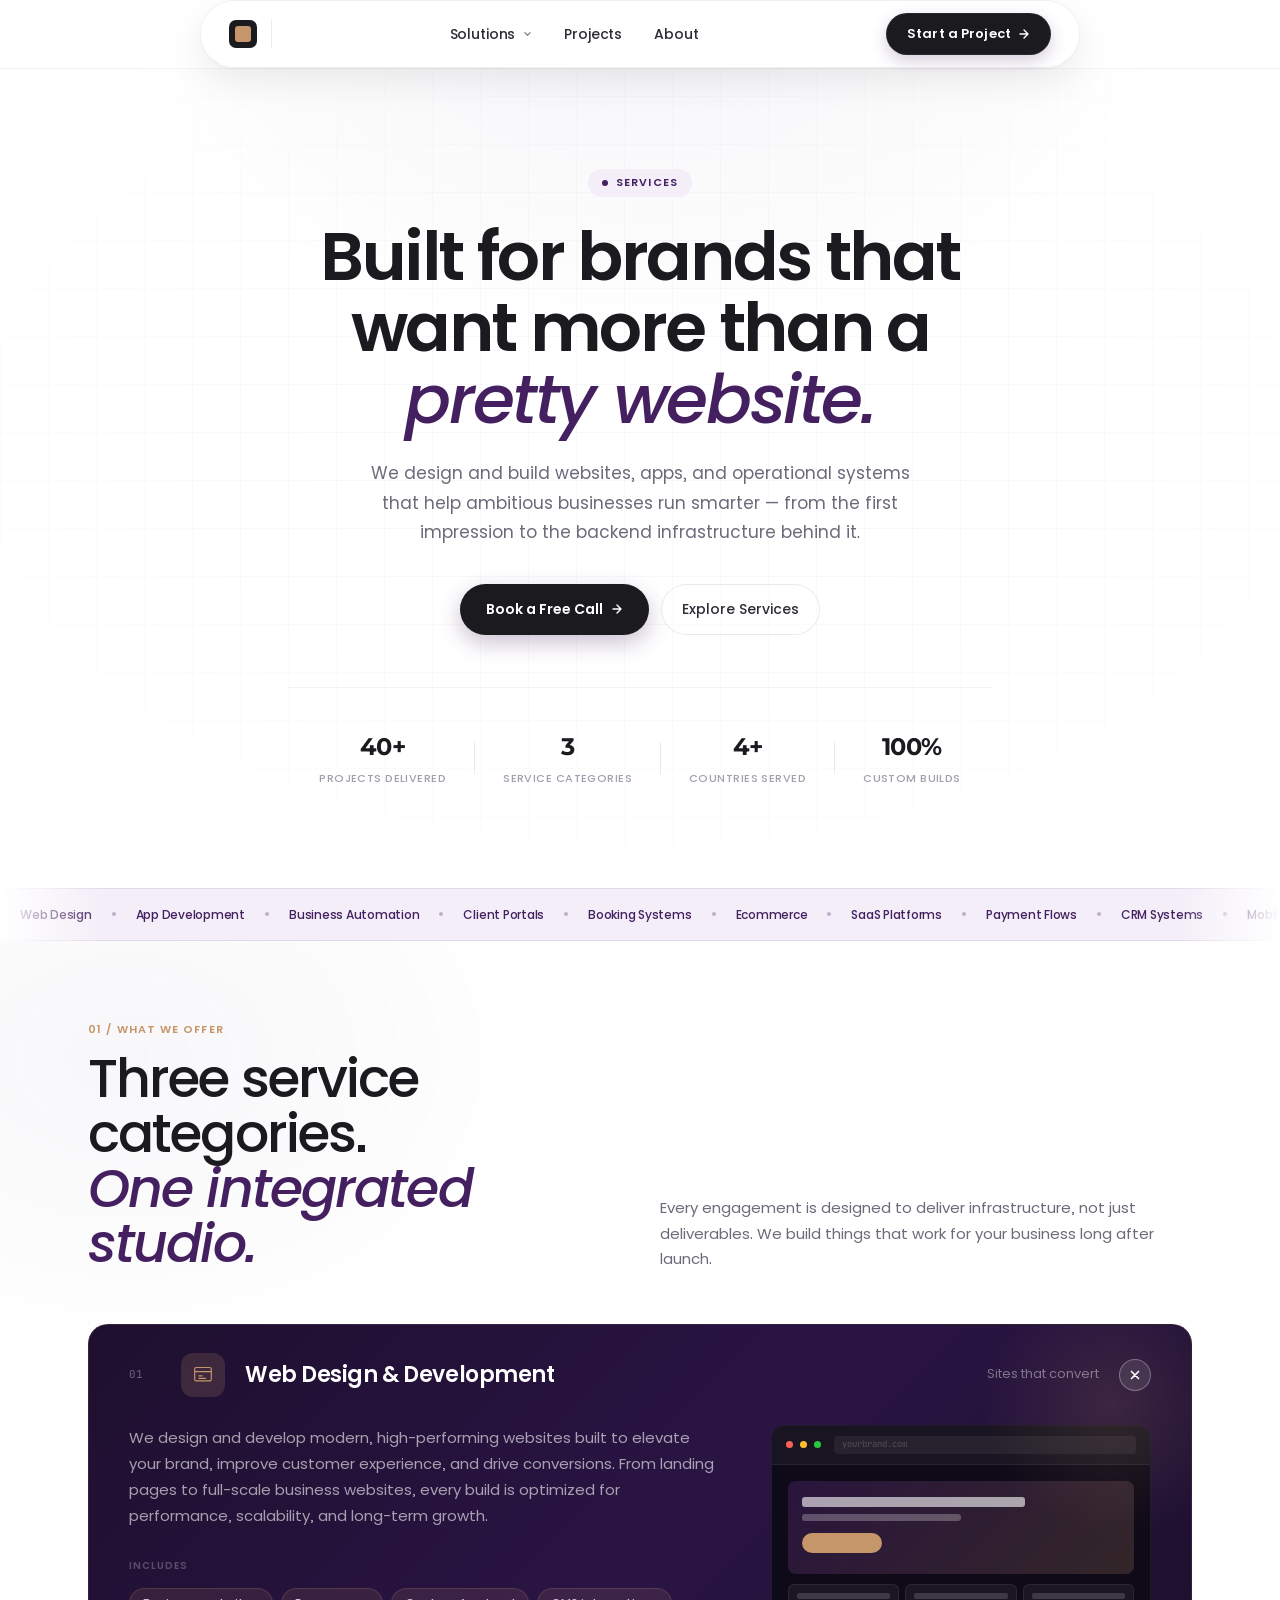
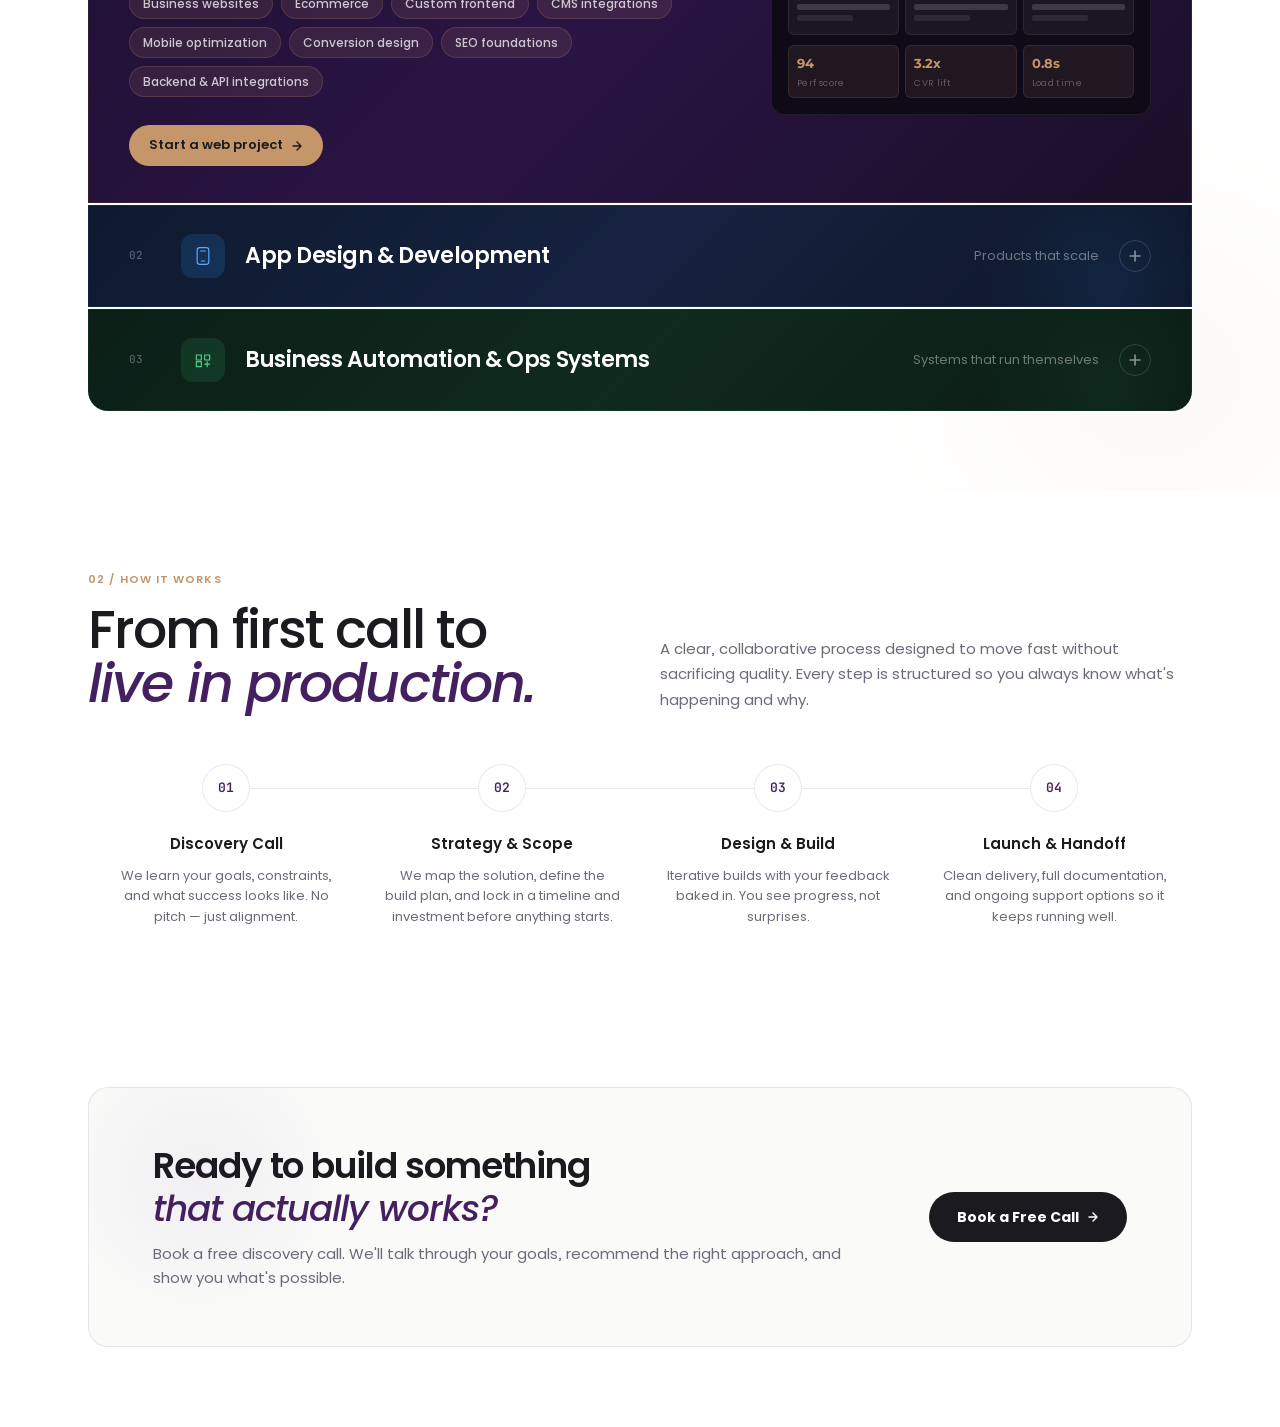
<file: services.html>
<!DOCTYPE html>
<html lang="en">
<head>
<meta charset="UTF-8" />
<meta name="viewport" content="width=device-width, initial-scale=1.0" />
<title>Services — Bix LLC</title>
<link rel="preconnect" href="https://fonts.googleapis.com" />
<link rel="preconnect" href="https://fonts.gstatic.com" crossorigin />
<link href="https://fonts.googleapis.com/css2?family=Poppins:ital,wght@0,400;0,500;0,600;1,400;1,500&family=Montserrat:wght@400;500;600&family=JetBrains+Mono:wght@400;500&family=Caveat:wght@500;600&display=swap" rel="stylesheet" />
<link rel="stylesheet" href="styles.css" />

<style>
/* ===== TOKENS ===== */
:root {
  --purple: #442061;
  --purple-mid: #5c2d82;
  --purple-light: #f3eef8;
  --gold: #C49669;
  --gold-light: #f7f0e8;
  --charcoal: #1a1a1f;
  --ink: #2d2d36;
  --muted: #6b6b7a;
  --soft: #a0a0ae;
  --border: rgba(68,32,97,0.10);
  --border-light: rgba(68,32,97,0.06);
  --surface: #fafaf9;
  --white: #ffffff;
  --emerald: #2e8b57;
  --lavender: #8a7db5;
  --blue: #2E89E6;
  --radius: 14px;
  --radius-sm: 8px;
  --radius-lg: 20px;
  --nav-h: 68px;
}

*, *::before, *::after { box-sizing: border-box; margin: 0; padding: 0; }
html { scroll-behavior: smooth; }

body {
  font-family: 'Poppins', sans-serif;
  background: var(--white);
  color: var(--ink);
  line-height: 1.6;
  -webkit-font-smoothing: antialiased;
}

.wrap { max-width: 1160px; margin: 0 auto; padding: 0 28px; }

/* ===== NAV ===== */
.nav-shell {
  position: fixed; top: 0; left: 0; right: 0; z-index: 100;
  background: rgba(255,255,255,0.92);
  backdrop-filter: blur(18px);
  border-bottom: 1px solid var(--border-light);
  transition: box-shadow .3s;
}
.nav-shell.scrolled { box-shadow: 0 2px 24px rgba(68,32,97,0.08); }
.nav {
  max-width: 1160px; margin: 0 auto; padding: 0 28px;
  display: flex; align-items: center; height: var(--nav-h); gap: 36px;
}
.nav-logo { text-decoration: none; display: flex; align-items: center; }
.nav-mark {
  width: 28px; height: 28px; border-radius: 7px;
  background: var(--charcoal);
  display: block;
  position: relative;
}
.nav-mark::after {
  content: '';
  position: absolute; top: 6px; left: 6px; right: 6px; bottom: 6px;
  border-radius: 3px;
  background: var(--gold);
}
.nav-links { display: flex; align-items: center; gap: 4px; margin-left: auto; }
.nav-link {
  font-size: 14px; font-weight: 500; color: var(--ink);
  text-decoration: none; padding: 8px 14px; border-radius: var(--radius-sm);
  transition: background .18s, color .18s;
  position: relative; background: none; border: none; cursor: pointer;
  font-family: 'Poppins', sans-serif; letter-spacing: -.01em;
}
.nav-link:hover { background: var(--purple-light); color: var(--purple); }
.nav-link--active { color: var(--purple); }
.nav-link--active::after {
  content: ''; position: absolute; bottom: 4px; left: 50%; transform: translateX(-50%);
  width: 18px; height: 2px; border-radius: 2px; background: var(--purple);
}
.dot { display:none; }
.nav-cta {
  margin-left: 12px;
  display: flex; align-items: center; gap: 7px;
  background: var(--charcoal); color: #fff;
  font-size: 13px; font-weight: 600; letter-spacing: .01em;
  padding: 10px 20px; border-radius: 100px; text-decoration: none;
  transition: background .2s, transform .2s;
}
.nav-cta:hover { background: var(--purple); transform: translateY(-1px); }
.nav-cta .arrow { flex-shrink: 0; }

/* Dropdown */
.nav-item { position: relative; }
.nav-caret { display: inline-block; margin-left: 3px; transition: transform .2s; vertical-align: middle; }
.nav-item--open .nav-caret { transform: rotate(180deg); }
.nav-dropdown {
  position: absolute; top: calc(100% + 10px); left: 50%; transform: translateX(-50%);
  background: var(--white);
  border: 1px solid var(--border);
  border-radius: var(--radius);
  box-shadow: 0 12px 40px rgba(68,32,97,.12), 0 2px 8px rgba(0,0,0,.04);
  padding: 8px; min-width: 240px;
  opacity: 0; pointer-events: none; transform: translateX(-50%) translateY(6px);
  transition: opacity .2s, transform .2s;
}
.nav-item--open .nav-dropdown {
  opacity: 1; pointer-events: all; transform: translateX(-50%) translateY(0);
}
.nav-dd-item {
  display: flex; align-items: flex-start; gap: 12px;
  text-decoration: none; color: var(--ink);
  padding: 10px 12px; border-radius: 10px;
  transition: background .15s;
}
.nav-dd-item:hover { background: var(--purple-light); }
.nav-dd-i {
  width: 34px; height: 34px; border-radius: 8px;
  background: var(--surface); border: 1px solid var(--border);
  display: flex; align-items: center; justify-content: center;
  flex-shrink: 0; color: var(--purple);
}
.nav-dd-text { display: flex; flex-direction: column; gap: 2px; }
.nav-dd-text strong { font-size: 13.5px; font-weight: 600; }
.nav-dd-text small { font-size: 12px; color: var(--muted); line-height: 1.4; }

/* ===== HERO ===== */
.svc-hero {
  padding: calc(var(--nav-h) + 100px) 0 100px;
  background: var(--white);
  position: relative;
  overflow: hidden;
  text-align: center;
}
.svc-hero::before {
  content: '';
  position: absolute; inset: 0;
  background:
    radial-gradient(ellipse 60% 55% at 50% 0%, rgba(68,32,97,.05) 0%, transparent 70%);
  pointer-events: none;
}
/* Subtle grid texture */
.svc-hero::after {
  content: '';
  position: absolute; inset: 0;
  background-image:
    linear-gradient(rgba(68,32,97,.03) 1px, transparent 1px),
    linear-gradient(90deg, rgba(68,32,97,.03) 1px, transparent 1px);
  background-size: 48px 48px;
  mask-image: radial-gradient(ellipse 80% 70% at 50% 50%, black 30%, transparent 80%);
  pointer-events: none;
}
.svc-hero-inner {
  position: relative; z-index: 1;
  max-width: 760px; margin: 0 auto;
}
.svc-hero-eyebrow {
  display: inline-flex; align-items: center; gap: 8px;
  font-size: 11px; font-weight: 600; letter-spacing: .1em;
  text-transform: uppercase; color: var(--purple);
  background: var(--purple-light);
  padding: 5px 14px; border-radius: 100px;
  margin-bottom: 24px;
}
.svc-hero-eyebrow::before {
  content: ''; width: 6px; height: 6px; border-radius: 50%;
  background: var(--purple);
}
.svc-hero h1 {
  font-size: clamp(40px, 5.5vw, 68px);
  font-weight: 600; line-height: 1.05; letter-spacing: -.035em;
  color: var(--charcoal);
  margin-bottom: 24px;
}
.svc-hero h1 em { font-style: italic; color: var(--purple); font-weight: 500; }
.svc-hero-sub {
  font-size: 17px; color: var(--muted); line-height: 1.75;
  max-width: 540px; margin: 0 auto 36px;
}
.btn-primary {
  display: inline-flex; align-items: center; gap: 8px;
  background: var(--charcoal); color: #fff;
  font-size: 14px; font-weight: 600; padding: 13px 26px;
  border-radius: 100px; text-decoration: none;
  transition: background .2s, transform .2s;
}
.btn-primary:hover { background: var(--purple); transform: translateY(-1px); }
.btn-ghost {
  display: inline-flex; align-items: center; gap: 8px;
  color: var(--ink); font-size: 14px; font-weight: 500;
  padding: 13px 20px; border-radius: 100px;
  text-decoration: none; border: 1px solid var(--border);
  transition: border-color .2s, color .2s, background .2s;
}
.btn-ghost:hover { border-color: var(--purple); color: var(--purple); background: var(--purple-light); }
.hero-btns { display: flex; gap: 12px; flex-wrap: wrap; justify-content: center; }

/* Hero trust row */
.hero-trust-row {
  display: flex; align-items: center; justify-content: center; gap: 28px;
  margin-top: 52px; padding-top: 40px;
  border-top: 1px solid var(--border-light);
}
.htr-stat { text-align: center; }
.htr-v {
  font-size: 24px; font-weight: 700; color: var(--charcoal);
  font-family: 'Montserrat', sans-serif; letter-spacing: -.02em;
  display: block;
}
.htr-l { font-size: 11px; color: var(--soft); font-weight: 500; letter-spacing: .04em; text-transform: uppercase; margin-top: 4px; }
.htr-div { width: 1px; height: 32px; background: var(--border); }

/* unused visual styles kept for safety */
.svc-hero-visual { display: none; }
.hero-vis-stack { position: relative; height: 420px; }
.hv-card {
  position: absolute;
  background: var(--white);
  border: 1px solid var(--border);
  border-radius: var(--radius);
  box-shadow: 0 8px 32px rgba(68,32,97,.08), 0 2px 8px rgba(0,0,0,.04);
  padding: 18px 20px;
  font-size: 13px;
}
.hv-main {
  top: 0; left: 0; right: 0;
  background: var(--charcoal); color: #fff;
  border-color: transparent;
  padding: 22px 24px;
}
.hv-main-head {
  display: flex; align-items: center; gap: 8px;
  font-size: 11px; font-weight: 600; letter-spacing: .08em;
  text-transform: uppercase; opacity: .5;
  margin-bottom: 18px;
}
.hv-dot { width: 7px; height: 7px; border-radius: 50%; background: rgba(255,255,255,.3); }
.hv-services-list { display: grid; grid-template-columns: 1fr 1fr; gap: 10px; }
.hv-svc-item {
  display: flex; align-items: center; gap: 10px;
  background: rgba(255,255,255,.06);
  border: 1px solid rgba(255,255,255,.08);
  border-radius: 10px; padding: 10px 12px;
}
.hv-svc-icon {
  width: 28px; height: 28px; border-radius: 7px;
  background: rgba(196,150,105,.18);
  display: flex; align-items: center; justify-content: center;
  flex-shrink: 0; color: var(--gold);
}
.hv-svc-label { font-size: 11px; font-weight: 600; color: rgba(255,255,255,.9); line-height: 1.3; }
.hv-svc-sub { font-size: 10px; color: rgba(255,255,255,.4); margin-top: 1px; }

.hv-float-1 {
  bottom: 80px; right: -20px; width: 200px;
  animation: floatA 5s ease-in-out infinite;
}
.hv-float-2 {
  bottom: 0; left: -10px; width: 180px;
  animation: floatB 6s ease-in-out infinite;
}
@keyframes floatA { 0%,100% { transform: translateY(0); } 50% { transform: translateY(-8px); } }
@keyframes floatB { 0%,100% { transform: translateY(0); } 50% { transform: translateY(8px); } }
.hv-float-label {
  font-size: 10px; font-weight: 600; letter-spacing: .07em;
  text-transform: uppercase; color: var(--muted); margin-bottom: 8px;
}
.hv-stat { font-size: 22px; font-weight: 600; color: var(--charcoal); font-family: 'Montserrat', sans-serif; }
.hv-delta { font-size: 11px; color: var(--emerald); font-weight: 500; margin-top: 2px; }
.hv-badge {
  display: inline-flex; align-items: center; gap: 5px;
  font-size: 11px; font-weight: 600;
  padding: 4px 10px; border-radius: 100px;
}
.hv-badge-purple { background: var(--purple-light); color: var(--purple); }
.hv-badge-gold { background: var(--gold-light); color: #8a6430; }
.hv-row { display: flex; align-items: center; justify-content: space-between; gap: 8px; margin-top: 8px; }

/* ===== SECTION SHARED ===== */
.section { padding: 80px 0; }
.section-label {
  font-size: 11px; font-weight: 600; letter-spacing: .1em;
  text-transform: uppercase; color: var(--gold);
  margin-bottom: 14px; display: block;
}
.section-h {
  font-size: clamp(28px, 3.5vw, 42px);
  font-weight: 600; letter-spacing: -.03em; line-height: 1.15;
  color: var(--charcoal);
}
.section-h em { font-style: italic; color: var(--purple); font-weight: 500; }
.section-sub {
  font-size: 15px; color: var(--muted); line-height: 1.7;
  max-width: 520px; margin-top: 14px;
}
.section-head {
  display: grid; grid-template-columns: 1fr 1fr;
  gap: 40px; align-items: end;
  margin-bottom: 52px;
}

/* ===== SERVICE CATEGORIES — REDESIGNED ===== */
.svc-cats { padding: 80px 0; background: var(--white); position: relative; overflow: hidden; }
.svc-cats::before {
  content: '';
  position: absolute; inset: 0;
  background:
    radial-gradient(ellipse 50% 40% at 10% 10%, rgba(68,32,97,.04) 0%, transparent 65%),
    radial-gradient(ellipse 40% 40% at 90% 90%, rgba(196,150,105,.05) 0%, transparent 60%);
  pointer-events: none;
}
.svc-cats .section-head { position: relative; z-index: 1; }
.svc-cats .section-label { color: var(--gold); }
.svc-cats .section-h { color: var(--charcoal); }
.svc-cats .section-h em { color: var(--purple); }
.svc-cats .section-sub { color: var(--muted); }

.cats-grid { display: flex; flex-direction: column; gap: 2px; position: relative; z-index: 1; }

/* Each card is a wide horizontal panel */
.cat-card {
  border-radius: 0;
  overflow: hidden;
  position: relative;
  cursor: pointer;
  transition: flex .5s cubic-bezier(.4,0,.2,1);
}
.cats-grid .cat-card:first-child { border-radius: var(--radius-lg) var(--radius-lg) 0 0; }
.cats-grid .cat-card:last-child  { border-radius: 0 0 var(--radius-lg) var(--radius-lg); }

/* accordion-style: collapsed by default, expanded when .is-open */
.cat-card .cat-body { max-height: 0; overflow: hidden; transition: max-height .5s cubic-bezier(.4,0,.2,1); }
.cat-card.is-open .cat-body { max-height: 700px; }

/* Header row — always visible */
.cat-header {
  display: flex; align-items: center; gap: 20px;
  padding: 28px 40px;
  position: relative; z-index: 1;
  transition: padding .3s;
}
.cat-card.is-open .cat-header { padding-bottom: 0; }

.cat-num-badge {
  font-family: 'JetBrains Mono', monospace;
  font-size: 11px; font-weight: 500;
  color: rgba(255,255,255,.3);
  width: 32px; flex-shrink: 0;
}
.cat-icon-pill {
  display: flex; align-items: center; justify-content: center;
  width: 44px; height: 44px; border-radius: 12px;
  flex-shrink: 0;
  transition: transform .3s;
}
.cat-card:hover .cat-icon-pill { transform: scale(1.08); }
.cat-header-title {
  flex: 1;
  font-size: clamp(18px, 2vw, 22px);
  font-weight: 600; letter-spacing: -.02em;
  color: #fff;
}
.cat-header-sub {
  font-size: 13px; color: rgba(255,255,255,.4);
  margin-left: auto; white-space: nowrap;
  font-weight: 400;
}
.cat-toggle {
  width: 32px; height: 32px; border-radius: 50%;
  border: 1px solid rgba(255,255,255,.15);
  display: flex; align-items: center; justify-content: center;
  flex-shrink: 0; color: rgba(255,255,255,.5);
  transition: background .25s, border-color .25s, transform .35s, color .25s;
}
.cat-card.is-open .cat-toggle {
  background: rgba(255,255,255,.1); border-color: rgba(255,255,255,.3);
  transform: rotate(45deg); color: #fff;
}

/* Body — expanded content */
.cat-body-inner {
  display: grid; grid-template-columns: 1fr 380px;
  gap: 48px; align-items: start;
  padding: 28px 40px 36px;
}

.cat-desc {
  font-size: 15px; color: rgba(255,255,255,.6); line-height: 1.75;
  margin-bottom: 28px;
}
.cat-includes-label {
  font-size: 10px; font-weight: 600; letter-spacing: .1em;
  text-transform: uppercase; color: rgba(255,255,255,.25);
  margin-bottom: 14px;
}
.cat-tags { display: flex; flex-wrap: wrap; gap: 8px; }
.cat-tag {
  font-size: 12px; font-weight: 500;
  padding: 5px 13px; border-radius: 100px;
  transition: background .2s, color .2s;
}

/* CTA link inside card */
.cat-cta-row { margin-top: 28px; }
.cat-cta-link {
  display: inline-flex; align-items: center; gap: 8px;
  font-size: 13px; font-weight: 600;
  padding: 10px 20px; border-radius: 100px;
  text-decoration: none;
  transition: opacity .2s, transform .2s, gap .2s;
}
.cat-cta-link:hover { opacity: .85; transform: translateX(3px); }

/* ---- Per-card color themes ---- */

/* Card 1 — Web: purple */
.cat-card--web {
  background: linear-gradient(135deg, #1e0f2e 0%, #2a1444 50%, #1a0f28 100%);
  border: 1px solid rgba(196,150,105,.12);
}
.cat-card--web .cat-icon-pill { background: rgba(196,150,105,.18); color: var(--gold); }
.cat-card--web .cat-tag { background: rgba(196,150,105,.12); color: rgba(255,255,255,.75); border: 1px solid rgba(196,150,105,.2); }
.cat-card--web .cat-tag:hover { background: rgba(196,150,105,.25); }
.cat-card--web .cat-cta-link { background: var(--gold); color: var(--charcoal); }
.cat-card--web .cat-glow {
  position: absolute; top: -60px; right: -60px;
  width: 280px; height: 280px; border-radius: 50%;
  background: radial-gradient(circle, rgba(196,150,105,.15) 0%, transparent 65%);
  pointer-events: none;
}

/* Card 2 — App: deep blue-purple */
.cat-card--app {
  background: linear-gradient(135deg, #0d1a2e 0%, #162240 50%, #0d1525 100%);
  border: 1px solid rgba(46,137,230,.12);
}
.cat-card--app .cat-icon-pill { background: rgba(46,137,230,.18); color: #5aabff; }
.cat-card--app .cat-tag { background: rgba(46,137,230,.1); color: rgba(255,255,255,.75); border: 1px solid rgba(46,137,230,.2); }
.cat-card--app .cat-tag:hover { background: rgba(46,137,230,.2); }
.cat-card--app .cat-cta-link { background: #2E89E6; color: #fff; }
.cat-card--app .cat-glow {
  position: absolute; top: -60px; right: -60px;
  width: 280px; height: 280px; border-radius: 50%;
  background: radial-gradient(circle, rgba(46,137,230,.12) 0%, transparent 65%);
  pointer-events: none;
}

/* Card 3 — Automation: emerald-dark */
.cat-card--auto {
  background: linear-gradient(135deg, #0b1f17 0%, #102a1e 50%, #0a1a12 100%);
  border: 1px solid rgba(46,139,87,.12);
}
.cat-card--auto .cat-icon-pill { background: rgba(46,139,87,.2); color: #4ecf88; }
.cat-card--auto .cat-tag { background: rgba(46,139,87,.1); color: rgba(255,255,255,.75); border: 1px solid rgba(46,139,87,.2); }
.cat-card--auto .cat-tag:hover { background: rgba(46,139,87,.2); }
.cat-card--auto .cat-cta-link { background: #2e8b57; color: #fff; }
.cat-card--auto .cat-glow {
  position: absolute; top: -60px; right: -60px;
  width: 280px; height: 280px; border-radius: 50%;
  background: radial-gradient(circle, rgba(46,139,87,.12) 0%, transparent 65%);
  pointer-events: none;
}

/* ===== LIVE MINI MOCKS inside each card ===== */
.cat-mock {
  border-radius: var(--radius);
  overflow: hidden;
  border: 1px solid rgba(255,255,255,.07);
  font-size: 12px;
}

/* Web mock — browser-style site preview */
.cat-mock--web {
  background: #0f0a18;
}
.cmw-bar {
  display: flex; align-items: center; gap: 7px;
  padding: 10px 14px;
  background: rgba(255,255,255,.04);
  border-bottom: 1px solid rgba(255,255,255,.06);
}
.cmw-dot { width: 7px; height: 7px; border-radius: 50%; }
.cmw-url {
  flex: 1; height: 18px; background: rgba(255,255,255,.06);
  border-radius: 4px; margin-left: 6px;
  font-size: 9px; color: rgba(255,255,255,.2);
  display: flex; align-items: center; padding: 0 8px; font-family: 'JetBrains Mono', monospace;
}
.cmw-body { padding: 16px; }
.cmw-hero-block {
  background: linear-gradient(135deg, rgba(68,32,97,.5), rgba(196,150,105,.2));
  border-radius: 8px; padding: 16px 14px; margin-bottom: 10px;
}
.cmw-hero-line1 { height: 10px; background: rgba(255,255,255,.6); border-radius: 3px; width: 70%; margin-bottom: 7px; }
.cmw-hero-line2 { height: 7px; background: rgba(255,255,255,.25); border-radius: 3px; width: 50%; margin-bottom: 12px; }
.cmw-hero-btn { display: inline-block; background: var(--gold); border-radius: 100px; height: 20px; width: 80px; }
.cmw-cards { display: grid; grid-template-columns: 1fr 1fr 1fr; gap: 6px; }
.cmw-card { background: rgba(255,255,255,.05); border-radius: 6px; padding: 8px; border: 1px solid rgba(255,255,255,.07); }
.cmw-card-line { height: 6px; background: rgba(255,255,255,.15); border-radius: 2px; margin-bottom: 5px; }
.cmw-card-line:last-child { width: 60%; background: rgba(255,255,255,.08); }
.cmw-metrics { display: flex; gap: 6px; margin-top: 10px; }
.cmw-metric { flex: 1; background: rgba(196,150,105,.1); border: 1px solid rgba(196,150,105,.15); border-radius: 6px; padding: 7px 8px; }
.cmw-metric-v { font-size: 13px; font-weight: 700; color: var(--gold); font-family: 'Montserrat', monospace; }
.cmw-metric-l { font-size: 9px; color: rgba(255,255,255,.3); margin-top: 2px; letter-spacing: .04em; }

/* App mock — mobile phone frame */
.cat-mock--app {
  background: #080f1a;
  display: flex; justify-content: center; padding: 14px;
}
.cma-phone {
  width: 140px;
  background: #0d1a2e;
  border-radius: 18px;
  border: 1.5px solid rgba(46,137,230,.2);
  overflow: hidden;
  box-shadow: 0 8px 24px rgba(0,0,0,.4);
}
.cma-notch {
  width: 40px; height: 6px; background: rgba(255,255,255,.1); border-radius: 3px;
  margin: 8px auto 10px;
}
.cma-screen { padding: 0 8px 10px; }
.cma-stat-row { display: flex; gap: 5px; margin-bottom: 8px; }
.cma-stat { flex: 1; background: rgba(46,137,230,.12); border: 1px solid rgba(46,137,230,.2); border-radius: 7px; padding: 7px 6px; text-align: center; }
.cma-stat-v { font-size: 13px; font-weight: 700; color: #5aabff; font-family: 'Montserrat', monospace; }
.cma-stat-l { font-size: 8px; color: rgba(255,255,255,.3); margin-top: 2px; }
.cma-chart-wrap { background: rgba(255,255,255,.04); border-radius: 7px; padding: 8px; margin-bottom: 7px; }
.cma-chart-wrap svg { width: 100%; height: 36px; display: block; }
.cma-rows { display: flex; flex-direction: column; gap: 4px; }
.cma-row { display: flex; align-items: center; gap: 5px; background: rgba(255,255,255,.04); border-radius: 5px; padding: 5px 6px; }
.cma-row-dot { width: 5px; height: 5px; border-radius: 50%; flex-shrink: 0; }
.cma-row-text { font-size: 8.5px; color: rgba(255,255,255,.5); flex: 1; }
.cma-row-val { font-size: 8px; color: rgba(255,255,255,.25); font-family: 'JetBrains Mono', monospace; }

/* Automation mock — workflow diagram */
.cat-mock--auto { background: #081510; padding: 16px 14px; }
.cmauto-label { font-size: 9px; font-weight: 600; letter-spacing: .08em; text-transform: uppercase; color: rgba(255,255,255,.25); margin-bottom: 12px; }
.cmauto-flow { display: flex; flex-direction: column; gap: 0; }
.cmauto-step {
  display: flex; align-items: center; gap: 10px;
  padding-bottom: 10px; position: relative;
}
.cmauto-step:not(:last-child)::before {
  content: ''; position: absolute; left: 13px; top: 26px; bottom: 0;
  width: 1px; background: rgba(78,207,136,.2);
}
.cmauto-step-icon {
  width: 26px; height: 26px; border-radius: 8px;
  display: flex; align-items: center; justify-content: center;
  flex-shrink: 0; z-index: 1;
}
.cmauto-step-text { font-size: 11px; color: rgba(255,255,255,.7); font-weight: 500; flex: 1; }
.cmauto-step-badge {
  font-size: 9px; font-weight: 600; padding: 2px 7px;
  border-radius: 100px;
}
.cmauto-metrics { display: grid; grid-template-columns: 1fr 1fr; gap: 6px; margin-top: 8px; }
.cmauto-metric { background: rgba(46,139,87,.1); border: 1px solid rgba(46,139,87,.2); border-radius: 7px; padding: 8px 10px; }
.cmauto-metric-v { font-size: 16px; font-weight: 700; color: #4ecf88; font-family: 'Montserrat', monospace; }
.cmauto-metric-l { font-size: 9px; color: rgba(255,255,255,.3); margin-top: 3px; }

/* ===== PROCESS ===== */
.svc-process { padding: 80px 0; }
.process-steps {
  display: grid; grid-template-columns: repeat(4,1fr);
  gap: 0; position: relative;
  margin-top: 52px;
}
.process-steps::before {
  content: '';
  position: absolute; top: 24px; left: 12.5%; right: 12.5%;
  height: 1px; background: var(--border);
}
.process-step { text-align: center; padding: 0 20px; }
.ps-num {
  width: 48px; height: 48px; border-radius: 50%;
  background: var(--white); border: 1.5px solid var(--border);
  display: flex; align-items: center; justify-content: center;
  font-size: 13px; font-weight: 600; color: var(--purple);
  font-family: 'JetBrains Mono', monospace;
  margin: 0 auto 20px; position: relative; z-index: 1;
  transition: background .2s, border-color .2s;
}
.process-step:hover .ps-num {
  background: var(--purple); color: #fff;
  border-color: var(--purple);
}
.ps-title {
  font-size: 15px; font-weight: 600; color: var(--charcoal);
  margin-bottom: 10px;
}
.ps-desc { font-size: 13px; color: var(--muted); line-height: 1.6; }

/* ===== CTA ===== */
.svc-cta {
  padding: 80px 0; background: var(--white);
}
.cta-inner {
  background: var(--surface);
  border: 1px solid var(--border);
  border-radius: var(--radius-lg);
  padding: 56px 64px;
  position: relative; overflow: hidden;
  display: grid; grid-template-columns: 1fr auto;
  gap: 48px; align-items: center;
}
.cta-inner::before {
  content: '';
  position: absolute; top: -60px; left: -40px;
  width: 300px; height: 300px; border-radius: 50%;
  background: radial-gradient(circle, rgba(68,32,97,.05) 0%, transparent 65%);
  pointer-events: none;
}
.cta-h {
  font-size: clamp(24px, 2.8vw, 36px);
  font-weight: 600; letter-spacing: -.03em; line-height: 1.2;
  color: var(--charcoal); margin-bottom: 12px;
}
.cta-h em { font-style: italic; color: var(--purple); font-weight: 500; }
.cta-sub { font-size: 15px; color: var(--muted); line-height: 1.6; }
.btn-gold {
  display: inline-flex; align-items: center; gap: 8px;
  background: var(--charcoal); color: #fff;
  font-size: 14px; font-weight: 700; padding: 14px 28px;
  border-radius: 100px; text-decoration: none; white-space: nowrap;
  transition: background .2s, transform .2s;
}
.btn-gold:hover { background: var(--purple); transform: translateY(-1px); }

/* ===== REVEAL ===== */
.reveal { opacity: 0; transform: translateY(24px); transition: opacity .6s, transform .6s; }
.reveal.in { opacity: 1; transform: none; }
.delay-1 { transition-delay: .1s; }
.delay-2 { transition-delay: .2s; }
.delay-3 { transition-delay: .3s; }
.delay-4 { transition-delay: .4s; }

/* ===== MARQUEE ===== */
.marquee {
  overflow: hidden; padding: 16px 0;
  background: var(--purple-light);
  border-top: 1px solid var(--border); border-bottom: 1px solid var(--border);
}
.marquee-track { display: flex; }
.marquee-row {
  display: flex; align-items: center; gap: 0;
  white-space: nowrap; animation: marquee 28s linear infinite;
  flex-shrink: 0;
}
@keyframes marquee { from { transform: translateX(0); } to { transform: translateX(-50%); } }
.m-item { font-size: 12px; font-weight: 500; color: var(--purple); padding: 0 20px; }
.m-dot { width: 4px; height: 4px; border-radius: 50%; background: var(--purple); opacity: .3; flex-shrink: 0; }

/* ===== RESPONSIVE ===== */
@media (max-width: 900px) {
  .svc-hero-inner { grid-template-columns: 1fr; }
  .svc-hero-visual { display: none; }
  .section-head { grid-template-columns: 1fr; }
  .cat-body-inner { grid-template-columns: 1fr; }
  .cat-mock--app { display: none; }
  .process-steps { grid-template-columns: 1fr 1fr; gap: 32px; }
  .process-steps::before { display: none; }
  .cta-inner { grid-template-columns: 1fr; }
  .cat-header-sub { display: none; }
}
@media (max-width: 600px) {
  .process-steps { grid-template-columns: 1fr; }
  .cat-header { padding: 20px 20px; }
  .cat-body-inner { padding: 20px 20px 28px; }
  .cat-header-title { font-size: 16px; }
  .nav-links { display: none; }
}
</style>
</head>
<body>

<!-- NAV -->
<div class="nav-shell" id="navShell">
  <nav class="nav" aria-label="Primary">
    <a href="index.html" class="nav-logo" aria-label="Bix LLC home">
      <span class="nav-mark" aria-hidden="true"></span>
    </a>
    <div class="nav-links">
      <div class="nav-item nav-item--has-dropdown">
        <button class="nav-link nav-link-trigger" type="button" aria-haspopup="true" aria-expanded="false">
          Solutions
          <svg class="nav-caret" width="9" height="9" viewBox="0 0 10 10" fill="none"><path d="M2 4l3 3 3-3" stroke="currentColor" stroke-width="1.4" stroke-linecap="round" stroke-linejoin="round"/></svg>
          <span class="dot"></span>
        </button>
        <div class="nav-dropdown" role="menu">
          <a class="nav-dd-item" href="services.html" role="menuitem">
            <span class="nav-dd-i">
              <svg width="18" height="18" viewBox="0 0 20 20" fill="none"><rect x="2.5" y="3.5" width="15" height="13" rx="1.5" stroke="currentColor" stroke-width="1.3"/><path d="M2.5 7h15" stroke="currentColor" stroke-width="1.3"/></svg>
            </span>
            <span class="nav-dd-text">
              <strong>Services</strong>
              <small>Web, apps, and custom system solutions</small>
            </span>
          </a>
          <a class="nav-dd-item" href="products.html" role="menuitem">
            <span class="nav-dd-i">
              <svg width="18" height="18" viewBox="0 0 20 20" fill="none"><path d="M3 6l7-3 7 3-7 3-7-3z M3 6v8l7 3 7-3V6 M10 9v8" stroke="currentColor" stroke-width="1.3" stroke-linejoin="round"/></svg>
            </span>
            <span class="nav-dd-text">
              <strong>Products</strong>
              <small>BIX Booking and other Bix&#8209;built platforms</small>
            </span>
          </a>
        </div>
      </div>
      <a class="nav-link" href="index.html#work">Projects<span class="dot"></span></a>
      <a class="nav-link" href="index.html#about">About<span class="dot"></span></a>
    </div>
    <a href="index.html#contact" class="nav-cta">
      Start a Project
      <svg class="arrow" width="12" height="12" viewBox="0 0 12 12" fill="none"><path d="M2 6h8m0 0L6 2m4 4L6 10" stroke="currentColor" stroke-width="1.4" stroke-linecap="round" stroke-linejoin="round"/></svg>
    </a>
  </nav>
</div>

<!-- HERO -->
<section class="svc-hero">
  <div class="wrap svc-hero-inner reveal">
    <div class="svc-hero-eyebrow">Services</div>
    <h1>
      Built for brands that<br/>
      want more than a<br/>
      <em>pretty website.</em>
    </h1>
    <p class="svc-hero-sub">
      We design and build websites, apps, and operational systems that help ambitious businesses run smarter — from the first impression to the backend infrastructure behind it.
    </p>
    <div class="hero-btns">
      <a href="index.html#contact" class="btn-primary">
        Book a Free Call
        <svg width="12" height="12" viewBox="0 0 12 12" fill="none"><path d="M2 6h8m0 0L6 2m4 4L6 10" stroke="currentColor" stroke-width="1.4" stroke-linecap="round" stroke-linejoin="round"/></svg>
      </a>
      <a href="#categories" class="btn-ghost">Explore Services</a>
    </div>
    <div class="hero-trust-row reveal delay-2">
      <div class="htr-stat">
        <span class="htr-v">40+</span>
        <div class="htr-l">Projects delivered</div>
      </div>
      <div class="htr-div"></div>
      <div class="htr-stat">
        <span class="htr-v">3</span>
        <div class="htr-l">Service categories</div>
      </div>
      <div class="htr-div"></div>
      <div class="htr-stat">
        <span class="htr-v">4+</span>
        <div class="htr-l">Countries served</div>
      </div>
      <div class="htr-div"></div>
      <div class="htr-stat">
        <span class="htr-v">100%</span>
        <div class="htr-l">Custom builds</div>
      </div>
    </div>
  </div>
</section>

<!-- MARQUEE -->
<div class="marquee" aria-hidden="true">
  <div class="marquee-track">
    <div class="marquee-row">
      <span class="m-item">Web Design</span><span class="m-dot"></span>
      <span class="m-item">App Development</span><span class="m-dot"></span>
      <span class="m-item">Business Automation</span><span class="m-dot"></span>
      <span class="m-item">Client Portals</span><span class="m-dot"></span>
      <span class="m-item">Booking Systems</span><span class="m-dot"></span>
      <span class="m-item">Ecommerce</span><span class="m-dot"></span>
      <span class="m-item">SaaS Platforms</span><span class="m-dot"></span>
      <span class="m-item">Payment Flows</span><span class="m-dot"></span>
      <span class="m-item">CRM Systems</span><span class="m-dot"></span>
      <span class="m-item">Mobile Apps</span><span class="m-dot"></span>
      <span class="m-item">Web Design</span><span class="m-dot"></span>
      <span class="m-item">App Development</span><span class="m-dot"></span>
      <span class="m-item">Business Automation</span><span class="m-dot"></span>
      <span class="m-item">Client Portals</span><span class="m-dot"></span>
      <span class="m-item">Booking Systems</span><span class="m-dot"></span>
      <span class="m-item">Ecommerce</span><span class="m-dot"></span>
      <span class="m-item">SaaS Platforms</span><span class="m-dot"></span>
      <span class="m-item">Payment Flows</span><span class="m-dot"></span>
      <span class="m-item">CRM Systems</span><span class="m-dot"></span>
      <span class="m-item">Mobile Apps</span><span class="m-dot"></span>
    </div>
  </div>
</div>

<!-- SERVICE CATEGORIES -->
<section class="svc-cats" id="categories">
  <div class="wrap">
    <div class="section-head reveal">
      <div>
        <span class="section-label">01 / What We Offer</span>
        <h2 class="section-h">Three service categories.<br/><em>One integrated studio.</em></h2>
      </div>
      <p class="section-sub">Every engagement is designed to deliver infrastructure, not just deliverables. We build things that work for your business long after launch.</p>
    </div>

    <div class="cats-grid reveal">

      <!-- ===== Card 1: Web Design ===== -->
      <article class="cat-card cat-card--web is-open">
        <div class="cat-glow"></div>
        <div class="cat-header">
          <span class="cat-num-badge">01</span>
          <div class="cat-icon-pill">
            <svg width="20" height="20" viewBox="0 0 24 24" fill="none"><rect x="2" y="3" width="20" height="16" rx="2" stroke="currentColor" stroke-width="1.4"/><path d="M2 8h20M7 13h4M7 16h8" stroke="currentColor" stroke-width="1.4" stroke-linecap="round"/></svg>
          </div>
          <span class="cat-header-title">Web Design &amp; Development</span>
          <span class="cat-header-sub">Sites that convert</span>
          <div class="cat-toggle">
            <svg width="12" height="12" viewBox="0 0 12 12" fill="none"><path d="M6 1v10M1 6h10" stroke="currentColor" stroke-width="1.6" stroke-linecap="round"/></svg>
          </div>
        </div>
        <div class="cat-body">
          <div class="cat-body-inner">
            <div>
              <p class="cat-desc">We design and develop modern, high-performing websites built to elevate your brand, improve customer experience, and drive conversions. From landing pages to full-scale business websites, every build is optimized for performance, scalability, and long-term growth.</p>
              <div class="cat-includes-label">Includes</div>
              <div class="cat-tags">
                <span class="cat-tag">Business websites</span>
                <span class="cat-tag">Ecommerce</span>
                <span class="cat-tag">Custom frontend</span>
                <span class="cat-tag">CMS integrations</span>
                <span class="cat-tag">Mobile optimization</span>
                <span class="cat-tag">Conversion design</span>
                <span class="cat-tag">SEO foundations</span>
                <span class="cat-tag">Backend &amp; API integrations</span>
              </div>
              <div class="cat-cta-row">
                <a href="index.html#contact" class="cat-cta-link">
                  Start a web project
                  <svg width="12" height="12" viewBox="0 0 12 12" fill="none"><path d="M2 6h8m0 0L6 2m4 4L6 10" stroke="currentColor" stroke-width="1.4" stroke-linecap="round" stroke-linejoin="round"/></svg>
                </a>
              </div>
            </div>
            <!-- Web live mock -->
            <div class="cat-mock cat-mock--web">
              <div class="cmw-bar">
                <span class="cmw-dot" style="background:#ff5f56"></span>
                <span class="cmw-dot" style="background:#ffbd2e"></span>
                <span class="cmw-dot" style="background:#27c93f"></span>
                <div class="cmw-url">yourbrand.com</div>
              </div>
              <div class="cmw-body">
                <div class="cmw-hero-block">
                  <div class="cmw-hero-line1"></div>
                  <div class="cmw-hero-line2"></div>
                  <div class="cmw-hero-btn"></div>
                </div>
                <div class="cmw-cards">
                  <div class="cmw-card"><div class="cmw-card-line"></div><div class="cmw-card-line"></div><div class="cmw-card-line"></div></div>
                  <div class="cmw-card"><div class="cmw-card-line"></div><div class="cmw-card-line"></div><div class="cmw-card-line"></div></div>
                  <div class="cmw-card"><div class="cmw-card-line"></div><div class="cmw-card-line"></div><div class="cmw-card-line"></div></div>
                </div>
                <div class="cmw-metrics">
                  <div class="cmw-metric"><div class="cmw-metric-v">94</div><div class="cmw-metric-l">Perf score</div></div>
                  <div class="cmw-metric"><div class="cmw-metric-v">3.2x</div><div class="cmw-metric-l">CVR lift</div></div>
                  <div class="cmw-metric"><div class="cmw-metric-v">0.8s</div><div class="cmw-metric-l">Load time</div></div>
                </div>
              </div>
            </div>
          </div>
        </div>
      </article>

      <!-- ===== Card 2: App Design ===== -->
      <article class="cat-card cat-card--app">
        <div class="cat-glow"></div>
        <div class="cat-header">
          <span class="cat-num-badge">02</span>
          <div class="cat-icon-pill">
            <svg width="20" height="20" viewBox="0 0 24 24" fill="none"><rect x="5" y="2" width="14" height="20" rx="3" stroke="currentColor" stroke-width="1.4"/><path d="M9 6h6M10 18h4" stroke="currentColor" stroke-width="1.4" stroke-linecap="round"/></svg>
          </div>
          <span class="cat-header-title">App Design &amp; Development</span>
          <span class="cat-header-sub">Products that scale</span>
          <div class="cat-toggle">
            <svg width="12" height="12" viewBox="0 0 12 12" fill="none"><path d="M6 1v10M1 6h10" stroke="currentColor" stroke-width="1.6" stroke-linecap="round"/></svg>
          </div>
        </div>
        <div class="cat-body">
          <div class="cat-body-inner">
            <div>
              <p class="cat-desc">We create intuitive, scalable web and mobile applications designed around real business workflows and user experiences. Whether you're building a customer-facing platform or an internal business tool, we help turn ideas into functional products.</p>
              <div class="cat-includes-label">Includes</div>
              <div class="cat-tags">
                <span class="cat-tag">Web applications</span>
                <span class="cat-tag">Mobile app development</span>
                <span class="cat-tag">SaaS platforms</span>
                <span class="cat-tag">UI/UX design</span>
                <span class="cat-tag">Dashboard systems</span>
                <span class="cat-tag">MVP development</span>
                <span class="cat-tag">Product strategy</span>
                <span class="cat-tag">API &amp; database architecture</span>
              </div>
              <div class="cat-cta-row">
                <a href="index.html#contact" class="cat-cta-link">
                  Build your app
                  <svg width="12" height="12" viewBox="0 0 12 12" fill="none"><path d="M2 6h8m0 0L6 2m4 4L6 10" stroke="currentColor" stroke-width="1.4" stroke-linecap="round" stroke-linejoin="round"/></svg>
                </a>
              </div>
            </div>
            <!-- App live mock — phone frame -->
            <div class="cat-mock cat-mock--app">
              <div class="cma-phone">
                <div class="cma-notch"></div>
                <div class="cma-screen">
                  <div class="cma-stat-row">
                    <div class="cma-stat"><div class="cma-stat-v">2.4k</div><div class="cma-stat-l">Users</div></div>
                    <div class="cma-stat"><div class="cma-stat-v">98%</div><div class="cma-stat-l">Uptime</div></div>
                  </div>
                  <div class="cma-chart-wrap">
                    <svg viewBox="0 0 124 36" preserveAspectRatio="none">
                      <defs>
                        <linearGradient id="appArea" x1="0" y1="0" x2="0" y2="1">
                          <stop offset="0%" stop-color="#2E89E6" stop-opacity=".3"/>
                          <stop offset="100%" stop-color="#2E89E6" stop-opacity="0"/>
                        </linearGradient>
                      </defs>
                      <path d="M0 28 L14 22 L28 24 L42 16 L56 18 L70 10 L84 14 L98 8 L112 10 L124 6 L124 36 L0 36Z" fill="url(#appArea)"/>
                      <path d="M0 28 L14 22 L28 24 L42 16 L56 18 L70 10 L84 14 L98 8 L112 10 L124 6" stroke="#5aabff" stroke-width="1.4" fill="none" stroke-linecap="round" stroke-linejoin="round"/>
                    </svg>
                  </div>
                  <div class="cma-rows">
                    <div class="cma-row"><span class="cma-row-dot" style="background:#5aabff"></span><span class="cma-row-text">New signup</span><span class="cma-row-val">now</span></div>
                    <div class="cma-row"><span class="cma-row-dot" style="background:#4ecf88"></span><span class="cma-row-text">Payment done</span><span class="cma-row-val">$240</span></div>
                    <div class="cma-row"><span class="cma-row-dot" style="background:var(--gold)"></span><span class="cma-row-text">Feature shipped</span><span class="cma-row-val">v2.4</span></div>
                  </div>
                </div>
              </div>
            </div>
          </div>
        </div>
      </article>

      <!-- ===== Card 3: Automation ===== -->
      <article class="cat-card cat-card--auto">
        <div class="cat-glow"></div>
        <div class="cat-header">
          <span class="cat-num-badge">03</span>
          <div class="cat-icon-pill">
            <svg width="20" height="20" viewBox="0 0 24 24" fill="none"><path d="M4 6h6v6H4zM14 6h6v6h-6zM4 14h6v6H4z" stroke="currentColor" stroke-width="1.4" stroke-linejoin="round"/><path d="M17 14v6M14 17h6" stroke="currentColor" stroke-width="1.4" stroke-linecap="round"/></svg>
          </div>
          <span class="cat-header-title">Business Automation &amp; Ops Systems</span>
          <span class="cat-header-sub">Systems that run themselves</span>
          <div class="cat-toggle">
            <svg width="12" height="12" viewBox="0 0 12 12" fill="none"><path d="M6 1v10M1 6h10" stroke="currentColor" stroke-width="1.6" stroke-linecap="round"/></svg>
          </div>
        </div>
        <div class="cat-body">
          <div class="cat-body-inner">
            <div>
              <p class="cat-desc">We build custom systems that help businesses reduce manual work, streamline operations, and manage everything in one place. From booking workflows to internal dashboards and client portals, we create infrastructure that helps businesses operate smarter.</p>
              <div class="cat-includes-label">Includes</div>
              <div class="cat-tags">
                <span class="cat-tag">Booking systems</span>
                <span class="cat-tag">Client portals</span>
                <span class="cat-tag">Internal dashboards</span>
                <span class="cat-tag">Workflow automation</span>
                <span class="cat-tag">CRM systems</span>
                <span class="cat-tag">Payment &amp; invoicing</span>
                <span class="cat-tag">Scheduling tools</span>
                <span class="cat-tag">Custom business platforms</span>
              </div>
              <div class="cat-cta-row">
                <a href="index.html#contact" class="cat-cta-link">
                  Automate your ops
                  <svg width="12" height="12" viewBox="0 0 12 12" fill="none"><path d="M2 6h8m0 0L6 2m4 4L6 10" stroke="currentColor" stroke-width="1.4" stroke-linecap="round" stroke-linejoin="round"/></svg>
                </a>
              </div>
            </div>
            <!-- Automation workflow mock -->
            <div class="cat-mock cat-mock--auto">
              <div class="cmauto-label">Live workflow</div>
              <div class="cmauto-flow">
                <div class="cmauto-step">
                  <div class="cmauto-step-icon" style="background:rgba(196,150,105,.15);color:var(--gold)">
                    <svg width="12" height="12" viewBox="0 0 16 16" fill="none"><circle cx="8" cy="6" r="3" stroke="currentColor" stroke-width="1.4"/><path d="M3 14c0-2.8 2.2-5 5-5s5 2.2 5 5" stroke="currentColor" stroke-width="1.4" stroke-linecap="round"/></svg>
                  </div>
                  <span class="cmauto-step-text">Client books online</span>
                  <span class="cmauto-step-badge" style="background:rgba(196,150,105,.15);color:var(--gold)">Trigger</span>
                </div>
                <div class="cmauto-step">
                  <div class="cmauto-step-icon" style="background:rgba(46,137,230,.15);color:#5aabff">
                    <svg width="12" height="12" viewBox="0 0 16 16" fill="none"><rect x="2" y="3" width="12" height="9" rx="1.5" stroke="currentColor" stroke-width="1.4"/><path d="M2 6.5l6 4 6-4" stroke="currentColor" stroke-width="1.4" stroke-linecap="round"/></svg>
                  </div>
                  <span class="cmauto-step-text">Confirmation sent</span>
                  <span class="cmauto-step-badge" style="background:rgba(46,137,230,.15);color:#5aabff">Auto</span>
                </div>
                <div class="cmauto-step">
                  <div class="cmauto-step-icon" style="background:rgba(68,32,97,.25);color:#c98fff">
                    <svg width="12" height="12" viewBox="0 0 16 16" fill="none"><rect x="2" y="3" width="12" height="8" rx="1.5" stroke="currentColor" stroke-width="1.4"/><path d="M2 6.5h12M5 10h3" stroke="currentColor" stroke-width="1.4" stroke-linecap="round"/></svg>
                  </div>
                  <span class="cmauto-step-text">Invoice &amp; payment</span>
                  <span class="cmauto-step-badge" style="background:rgba(68,32,97,.25);color:#c98fff">Stripe</span>
                </div>
                <div class="cmauto-step">
                  <div class="cmauto-step-icon" style="background:rgba(46,139,87,.2);color:#4ecf88">
                    <svg width="12" height="12" viewBox="0 0 16 16" fill="none"><path d="M3 8l3.5 3.5L13 4.5" stroke="currentColor" stroke-width="1.5" stroke-linecap="round" stroke-linejoin="round"/></svg>
                  </div>
                  <span class="cmauto-step-text">Job assigned &amp; done</span>
                  <span class="cmauto-step-badge" style="background:rgba(46,139,87,.2);color:#4ecf88">Done</span>
                </div>
              </div>
              <div class="cmauto-metrics">
                <div class="cmauto-metric"><div class="cmauto-metric-v">-82%</div><div class="cmauto-metric-l">Manual tasks</div></div>
                <div class="cmauto-metric"><div class="cmauto-metric-v">3.1x</div><div class="cmauto-metric-l">Faster ops</div></div>
              </div>
            </div>
          </div>
        </div>
      </article>

    </div>
  </div>
</section>

<!-- PROCESS -->
<section class="svc-process section">
  <div class="wrap">
    <div class="section-head reveal">
      <div>
        <span class="section-label">02 / How It Works</span>
        <h2 class="section-h">From first call to<br/><em>live in production.</em></h2>
      </div>
      <p class="section-sub">A clear, collaborative process designed to move fast without sacrificing quality. Every step is structured so you always know what's happening and why.</p>
    </div>
    <div class="process-steps">
      <div class="process-step reveal delay-1">
        <div class="ps-num">01</div>
        <div class="ps-title">Discovery Call</div>
        <p class="ps-desc">We learn your goals, constraints, and what success looks like. No pitch — just alignment.</p>
      </div>
      <div class="process-step reveal delay-2">
        <div class="ps-num">02</div>
        <div class="ps-title">Strategy & Scope</div>
        <p class="ps-desc">We map the solution, define the build plan, and lock in a timeline and investment before anything starts.</p>
      </div>
      <div class="process-step reveal delay-3">
        <div class="ps-num">03</div>
        <div class="ps-title">Design & Build</div>
        <p class="ps-desc">Iterative builds with your feedback baked in. You see progress, not surprises.</p>
      </div>
      <div class="process-step reveal delay-4">
        <div class="ps-num">04</div>
        <div class="ps-title">Launch & Handoff</div>
        <p class="ps-desc">Clean delivery, full documentation, and ongoing support options so it keeps running well.</p>
      </div>
    </div>
  </div>
</section>

<!-- CTA -->
<section class="svc-cta">
  <div class="wrap">
    <div class="cta-inner reveal">
      <div>
        <h2 class="cta-h">
          Ready to build something<br/>
          <em>that actually works?</em>
        </h2>
        <p class="cta-sub">Book a free discovery call. We'll talk through your goals, recommend the right approach, and show you what's possible.</p>
      </div>
      <div>
        <a href="index.html#contact" class="btn-gold">
          Book a Free Call
          <svg width="12" height="12" viewBox="0 0 12 12" fill="none"><path d="M2 6h8m0 0L6 2m4 4L6 10" stroke="currentColor" stroke-width="1.4" stroke-linecap="round" stroke-linejoin="round"/></svg>
        </a>
      </div>
    </div>
  </div>
</section>

<script>
// Nav scroll
const navShell = document.getElementById('navShell');
window.addEventListener('scroll', () => {
  navShell.classList.toggle('scrolled', window.scrollY > 20);
}, { passive: true });

// Reveal on scroll
const io = new IntersectionObserver((entries) => {
  entries.forEach(e => { if (e.isIntersecting) { e.target.classList.add('in'); io.unobserve(e.target); } });
}, { threshold: 0.12, rootMargin: '0px 0px -6% 0px' });
document.querySelectorAll('.reveal').forEach(el => io.observe(el));
requestAnimationFrame(() => {
  document.querySelectorAll('.reveal').forEach(el => {
    const r = el.getBoundingClientRect();
    if (r.top < window.innerHeight && r.bottom > 0) el.classList.add('in');
  });
});

// Service card accordion
document.querySelectorAll('.cat-card').forEach(card => {
  card.querySelector('.cat-header').addEventListener('click', () => {
    const isOpen = card.classList.contains('is-open');
    document.querySelectorAll('.cat-card').forEach(c => c.classList.remove('is-open'));
    if (!isOpen) card.classList.add('is-open');
  });
});

// Dropdown
document.querySelectorAll('.nav-item--has-dropdown').forEach(item => {
  const trigger = item.querySelector('.nav-link-trigger');
  if (!trigger) return;
  trigger.addEventListener('click', (e) => {
    e.stopPropagation();
    const open = item.classList.toggle('nav-item--open');
    trigger.setAttribute('aria-expanded', open ? 'true' : 'false');
  });
});
document.addEventListener('click', () => {
  document.querySelectorAll('.nav-item--open').forEach(item => {
    item.classList.remove('nav-item--open');
    const t = item.querySelector('.nav-link-trigger');
    if (t) t.setAttribute('aria-expanded', 'false');
  });
});
</script>
</body>
</html>
</file>
<file: styles.css>
/* ====== Bix LLC — Premium Systems Studio ====== */

:root {
  --ivory: #FFFFFF;
  --ivory-2: #F4F2F8;
  --pearl: #FAFAFC;
  --charcoal: #0E0A1A;
  --graphite: #2A2533;
  --muted: rgba(14, 10, 26, 0.56);
  --faint: rgba(14, 10, 26, 0.36);
  --hair: rgba(14, 10, 26, 0.08);
  --hair-2: rgba(14, 10, 26, 0.04);
  --purple: #442061;
  --purple-deep: #2E1442;
  --purple-soft: rgba(68, 32, 97, 0.10);
  --blue: #2E89E6;
  --blue-deep: #1B6FC6;
  --blue-soft: rgba(46, 137, 230, 0.12);
  /* legacy aliases — keep gold/lavender names mapped to brand */
  --gold: var(--purple);
  --gold-deep: var(--purple-deep);
  --gold-soft: var(--purple-soft);
  --lavender: var(--blue);
  --lavender-soft: var(--blue-soft);
  --emerald: #1E8A5E;
  --emerald-soft: rgba(30, 138, 94, 0.14);

  --shadow-1: 0 1px 2px rgba(17, 17, 17, 0.04), 0 8px 24px rgba(17, 17, 17, 0.06);
  --shadow-2: 0 1px 2px rgba(17, 17, 17, 0.04), 0 18px 48px rgba(17, 17, 17, 0.10);
  --shadow-3: 0 2px 4px rgba(17, 17, 17, 0.04), 0 36px 80px rgba(17, 17, 17, 0.14);
  --shadow-inset: inset 0 0 0 1px rgba(255,255,255,0.6), inset 0 -1px 0 rgba(17,17,17,0.04);

  --r-sm: 10px;
  --r-md: 16px;
  --r-lg: 22px;
  --r-xl: 28px;
  --r-pill: 999px;

  --ease: cubic-bezier(0.2, 0.7, 0.2, 1);
  --ease-out: cubic-bezier(0.16, 1, 0.3, 1);
}

* { box-sizing: border-box; }
[hidden] { display: none !important; }

html, body {
  margin: 0;
  padding: 0;
  background: var(--ivory);
  color: var(--charcoal);
  font-family: 'Montserrat', system-ui, -apple-system, sans-serif;
  font-size: 16px;
  line-height: 1.55;
  -webkit-font-smoothing: antialiased;
  -moz-osx-font-smoothing: grayscale;
  font-feature-settings: "ss01", "cv11";
  overflow-x: hidden;
}

body {
  background:
    radial-gradient(1100px 700px at 85% -10%, rgba(68,32,97,0.06), transparent 60%),
    radial-gradient(900px 700px at -10% 20%, rgba(46,137,230,0.05), transparent 60%),
    #FFFFFF;
  background-attachment: fixed;
}

::selection { background: rgba(68,32,97,0.22); color: var(--charcoal); }

/* ---- Type ---- */
h1, h2, h3, h4 {
  font-family: 'Poppins', system-ui, sans-serif;
  font-weight: 500;
  letter-spacing: -0.02em;
  margin: 0;
  color: var(--charcoal);
  text-wrap: balance;
}
p { margin: 0; }

.eyebrow {
  font-family: 'Montserrat', sans-serif;
  font-weight: 500;
  font-size: 11px;
  letter-spacing: 0.18em;
  text-transform: uppercase;
  color: var(--muted);
  display: inline-flex;
  align-items: center;
  gap: 10px;
}
.eyebrow::before {
  content: "";
  width: 22px; height: 1px;
  background: var(--charcoal);
  opacity: 0.4;
}

.display {
  font-family: 'Poppins', sans-serif;
  font-weight: 500;
  font-size: clamp(40px, 6.4vw, 96px);
  line-height: 1.02;
  letter-spacing: -0.035em;
}

.gold-text {
  background: linear-gradient(95deg, #442061 0%, #5b2a83 35%, #2E89E6 100%);
  -webkit-background-clip: text;
  background-clip: text;
  -webkit-text-fill-color: transparent;
  font-style: italic;
  font-weight: 400;
}

.mono {
  font-family: 'JetBrains Mono', ui-monospace, SFMono-Regular, Menlo, monospace;
  font-feature-settings: "ss01";
}

/* ---- Layout ---- */
.wrap {
  width: 100%;
  max-width: 1320px;
  margin: 0 auto;
  padding: 0 40px;
}
section { position: relative; }

/* ====== NAVBAR ====== */
.nav-shell {
  position: fixed;
  top: 18px;
  left: 0; right: 0;
  z-index: 80;
  display: flex;
  justify-content: center;
  pointer-events: none;
  transition: top 500ms var(--ease);
}
.nav-shell.scrolled { top: 10px; }

.nav {
  pointer-events: auto;
  display: flex;
  align-items: center;
  gap: 8px;
  padding: 10px 12px 10px 18px;
  background: rgba(255, 255, 255, 0.72);
  backdrop-filter: blur(18px) saturate(140%);
  -webkit-backdrop-filter: blur(18px) saturate(140%);
  border: 1px solid rgba(14,10,26,0.06);
  box-shadow:
    0 1px 0 rgba(255,255,255,0.7) inset,
    0 1px 2px rgba(17,17,17,0.04),
    0 12px 36px rgba(17,17,17,0.08);
  border-radius: 999px;
  transition: all 500ms var(--ease);
  width: min(94vw, 880px);
}
.nav-shell.scrolled .nav {
  background: rgba(255, 255, 255, 0.92);
  padding: 8px 10px 8px 16px;
  box-shadow:
    0 1px 0 rgba(255,255,255,0.7) inset,
    0 1px 2px rgba(17,17,17,0.04),
    0 18px 44px rgba(17,17,17,0.10);
}

.nav-logo {
  display: flex;
  align-items: center;
  gap: 10px;
  padding-right: 14px;
  margin-right: 2px;
  border-right: 1px solid var(--hair);
  height: 28px;
}
.nav-mark {
  width: 28px; height: 28px;
  display: grid;
  place-items: center;
  background-image: url('bix-logo.png');
  background-size: contain;
  background-position: center;
  background-repeat: no-repeat;
}
.nav-wordmark {
  font-family: 'Poppins', sans-serif;
  font-weight: 600;
  font-size: 14px;
  letter-spacing: -0.01em;
  color: var(--charcoal);
}
.nav-wordmark span { color: var(--muted); font-weight: 400; }

.nav-links {
  display: flex;
  align-items: center;
  gap: 2px;
  flex: 1;
  justify-content: center;
}
.nav-link {
  position: relative;
  padding: 8px 14px;
  font-size: 13px;
  font-weight: 500;
  color: var(--graphite);
  border-radius: 999px;
  cursor: pointer;
  text-decoration: none;
  transition: color 300ms var(--ease), background 300ms var(--ease);
}
.nav-link:hover { color: var(--charcoal); background: rgba(17,17,17,0.04); }
.nav-link .dot {
  position: absolute;
  left: 14px; right: 14px; bottom: 4px;
  height: 2px;
  background: var(--purple);
  border-radius: 2px;
  transform: scaleX(0);
  transform-origin: center;
  transition: transform 360ms var(--ease-out);
}
.nav-link:hover .dot { transform: scaleX(1); }

/* dropdown */
.nav-item {
  position: relative;
}
.nav-item--has-dropdown { display: inline-block; }
.nav-link-trigger {
  display: inline-flex;
  align-items: center;
  gap: 5px;
  font: inherit;
  font-size: 13px;
  border: 0;
  background: transparent;
  cursor: pointer;
}
.nav-caret {
  opacity: 0.6;
  transition: transform 200ms var(--ease);
}
.nav-item--open .nav-link-trigger,
.nav-link-trigger[aria-expanded="true"] {
  color: var(--charcoal);
  background: rgba(17,17,17,0.04);
}
.nav-item--open .nav-caret,
.nav-link-trigger[aria-expanded="true"] .nav-caret {
  transform: rotate(180deg);
}

.nav-dropdown {
  position: absolute;
  top: calc(100% + 10px);
  left: 50%;
  transform: translateX(-50%) translateY(-4px);
  min-width: 320px;
  padding: 8px;
  border-radius: 14px;
  background: rgba(255, 255, 255, 0.96);
  backdrop-filter: blur(14px);
  -webkit-backdrop-filter: blur(14px);
  border: 1px solid var(--hair, rgba(14,10,26,0.08));
  box-shadow: 0 16px 40px -12px rgba(14,10,26,0.18), 0 1px 0 rgba(14,10,26,0.04);
  opacity: 0;
  pointer-events: none;
  transition: opacity 220ms var(--ease-out), transform 220ms var(--ease-out);
  z-index: 100;
}
.nav-item--open .nav-dropdown,
.nav-item:hover .nav-dropdown,
.nav-item:focus-within .nav-dropdown {
  opacity: 1;
  transform: translateX(-50%) translateY(0);
  pointer-events: auto;
}
/* hover bridge so cursor can travel from trigger to menu */
.nav-dropdown::before {
  content: "";
  position: absolute;
  top: -10px; left: 0; right: 0;
  height: 10px;
}
.nav-dd-item {
  display: grid;
  grid-template-columns: 36px 1fr;
  gap: 12px;
  align-items: center;
  padding: 12px 14px;
  border-radius: 10px;
  text-decoration: none;
  color: inherit;
  transition: background 180ms var(--ease);
}
.nav-dd-item:hover { background: rgba(17,17,17,0.04); }
.nav-dd-i {
  width: 36px; height: 36px;
  border-radius: 9px;
  background: var(--gold-soft, #F0E5CC);
  color: var(--gold-deep, #8B6E3D);
  display: grid; place-items: center;
  flex-shrink: 0;
}
.nav-dd-text {
  display: flex; flex-direction: column;
  min-width: 0;
}
.nav-dd-text strong {
  font-family: 'Poppins', sans-serif;
  font-size: 14px;
  font-weight: 500;
  color: var(--charcoal);
  line-height: 1.2;
}
.nav-dd-text small {
  font-size: 12px;
  color: var(--muted);
  line-height: 1.35;
  margin-top: 2px;
}

.nav-cta {
  display: inline-flex;
  align-items: center;
  gap: 8px;
  padding: 9px 16px;
  background: var(--purple);
  color: #fff;
  border-radius: 999px;
  font-size: 13px;
  font-weight: 500;
  text-decoration: none;
  border: 1px solid rgba(255,255,255,0.06);
  transition: padding 360ms var(--ease), background 240ms var(--ease), transform 240ms var(--ease);
  white-space: nowrap;
  box-shadow: 0 6px 16px rgba(68,32,97,0.22);
}
.nav-cta:hover {
  background: #371851;
  padding-right: 22px;
}
.nav-cta .arrow {
  display: inline-block;
  transition: transform 360ms var(--ease-out);
}
.nav-cta:hover .arrow { transform: translateX(3px); }
.nav-cta-group {
  display: flex;
  align-items: center;
  gap: 10px;
}
.nav-client-link {
  display: flex;
  align-items: center;
  transition: opacity 200ms;
}
.nav-client-link:hover { opacity: 0.75; }
.nav-client-icon {
  color: var(--charcoal);
  opacity: 0.55;
  flex-shrink: 0;
}

/* ====== PRE-FOOTER CTA ====== */
.pfcta-wrap {
  background: #fff;
  padding: 48px 24px 80px;
}
.pfcta-card {
  max-width: 900px;
  margin: 0 auto;
  background: #f2f2f7;
  border-radius: 28px;
  padding: 72px 48px 60px;
  text-align: center;
  position: relative;
  overflow: hidden;
}
.pfcta-card::before {
  content: "";
  position: absolute;
  inset: 0;
  background:
    radial-gradient(ellipse 70% 60% at 50% -10%, rgba(106,47,151,0.1) 0%, transparent 70%);
  pointer-events: none;
}
.pfcta-h2 {
  font-family: 'Poppins', sans-serif;
  font-weight: 500;
  font-size: clamp(32px, 5vw, 52px);
  letter-spacing: -0.03em;
  line-height: 1.1;
  color: var(--charcoal);
  margin-bottom: 20px;
  position: relative;
}
.pfcta-grad {
  background: linear-gradient(95deg, #6a2f97 0%, #2E89E6 100%);
  -webkit-background-clip: text;
  -webkit-text-fill-color: transparent;
  background-clip: text;
}
.pfcta-sub {
  font-size: 17px;
  color: var(--muted);
  line-height: 1.6;
  max-width: 480px;
  margin: 0 auto 36px;
  position: relative;
}
.pfcta-btns {
  display: flex;
  gap: 12px;
  justify-content: center;
  flex-wrap: wrap;
  margin-bottom: 24px;
  position: relative;
}
.pfcta-note {
  font-family: 'JetBrains Mono', monospace;
  font-size: 11.5px;
  color: var(--muted);
  letter-spacing: 0.04em;
  position: relative;
}
@media (max-width: 600px) {
  .pfcta-card { padding: 48px 24px 40px; }
  .pfcta-btns { flex-direction: column; align-items: center; }
}

/* ====== BUTTONS ====== */
.btn {
  display: inline-flex;
  align-items: center;
  gap: 10px;
  padding: 14px 22px;
  border-radius: 999px;
  font-size: 14px;
  font-weight: 500;
  text-decoration: none;
  cursor: pointer;
  border: 1px solid transparent;
  transition: all 320ms var(--ease);
  white-space: nowrap;
}
.btn-primary {
  background: var(--purple);
  color: #fff;
  box-shadow: 0 8px 22px rgba(68,32,97,0.28);
}
.btn-primary:hover {
  background: #371851;
  transform: translateY(-1px);
  box-shadow: 0 12px 30px rgba(68,32,97,0.34);
}
.btn-secondary {
  background: rgba(255,255,255,0.6);
  color: var(--charcoal);
  border-color: var(--hair);
}
.btn-secondary:hover {
  background: rgba(255,255,255,0.9);
  border-color: rgba(0,0,0,0.14);
  transform: translateY(-1px);
}
.btn-ghost {
  background: rgba(255,255,255,0.4);
  color: var(--charcoal);
  border-color: var(--hair);
  backdrop-filter: blur(8px);
}
.btn-ghost:hover { background: rgba(255,255,255,0.7); border-color: rgba(0,0,0,0.14); }
.btn .arrow { transition: transform 360ms var(--ease-out); }
.btn:hover .arrow { transform: translateX(3px); }

/* ====== HERO ====== */
.hero {
  padding: 160px 0 80px;
  position: relative;
}
.hero-grid {
  display: grid;
  grid-template-columns: 1.05fr 1fr;
  gap: 60px;
  align-items: center;
}
.hero-eyebrow-row {
  display: flex;
  align-items: center;
  gap: 14px;
  margin-bottom: 28px;
}
.hero-tag {
  font-size: 11px;
  font-weight: 500;
  letter-spacing: 0.12em;
  text-transform: uppercase;
  color: var(--muted);
  padding: 6px 10px;
  background: rgba(255,255,255,0.6);
  border: 1px solid var(--hair);
  border-radius: 999px;
  display: inline-flex;
  align-items: center;
  gap: 8px;
}
.hero-tag .pulse {
  width: 6px; height: 6px; border-radius: 50%;
  background: var(--emerald);
  box-shadow: 0 0 0 0 rgba(79,142,115,0.6);
  animation: pulse 2.2s var(--ease) infinite;
}
@keyframes pulse {
  0% { box-shadow: 0 0 0 0 rgba(79,142,115,0.5); }
  70% { box-shadow: 0 0 0 8px rgba(79,142,115,0); }
  100% { box-shadow: 0 0 0 0 rgba(79,142,115,0); }
}

.hero h1 {
  font-size: clamp(44px, 6.6vw, 102px);
  line-height: 0.98;
  letter-spacing: -0.04em;
  font-weight: 500;
}
.hero h1 span.line { display: block; }
.hero-sub {
  margin-top: 32px;
  max-width: 520px;
  font-size: 17px;
  line-height: 1.6;
  color: var(--graphite);
}
.hero-cta {
  margin-top: 40px;
  display: flex;
  gap: 12px;
  flex-wrap: wrap;
}
.hero-meta {
  margin-top: 56px;
  display: grid;
  grid-template-columns: repeat(3, auto);
  gap: 36px;
  max-width: 520px;
}
.hero-meta-item .num {
  font-family: 'Poppins', sans-serif;
  font-size: 28px;
  font-weight: 500;
  letter-spacing: -0.02em;
}
.hero-meta-item .lbl {
  font-size: 11px;
  letter-spacing: 0.12em;
  text-transform: uppercase;
  color: var(--muted);
  margin-top: 4px;
}

/* ====== HERO SYSTEM VIZ ====== */
.os {
  position: relative;
  height: 620px;
  width: 100%;
}
.os::before {
  content: "";
  position: absolute;
  inset: -10% -8%;
  background:
    radial-gradient(40% 40% at 60% 40%, rgba(198,164,108,0.18), transparent 70%),
    radial-gradient(35% 35% at 30% 70%, rgba(141,139,255,0.14), transparent 70%);
  filter: blur(8px);
  z-index: 0;
  pointer-events: none;
}

.os-card {
  position: absolute;
  background: rgba(255,255,255,0.78);
  backdrop-filter: blur(18px) saturate(130%);
  -webkit-backdrop-filter: blur(18px) saturate(130%);
  border: 1px solid rgba(255,255,255,0.9);
  box-shadow:
    0 1px 0 rgba(255,255,255,0.9) inset,
    0 1px 2px rgba(17,17,17,0.04),
    0 22px 60px rgba(17,17,17,0.10);
  border-radius: 18px;
  padding: 14px 16px;
  display: flex;
  flex-direction: column;
  gap: 8px;
  opacity: 0;
  transform: translateY(14px);
  animation: cardIn 900ms var(--ease-out) forwards;
}
@keyframes cardIn {
  to { opacity: 1; transform: translateY(0); }
}
@keyframes floatY {
  0%, 100% { transform: translateY(0); }
  50% { transform: translateY(-6px); }
}

.os-card .row { display: flex; align-items: center; gap: 10px; }
.os-card .icon {
  width: 28px; height: 28px;
  border-radius: 8px;
  display: grid; place-items: center;
  flex-shrink: 0;
}
.os-card .title {
  font-family: 'Poppins', sans-serif;
  font-size: 13px;
  font-weight: 500;
  color: var(--charcoal);
  letter-spacing: -0.01em;
}
.os-card .meta {
  font-size: 11px;
  color: var(--muted);
}
.os-card .badge {
  margin-left: auto;
  font-size: 10px;
  font-weight: 600;
  padding: 3px 7px;
  border-radius: 999px;
  letter-spacing: 0.04em;
  text-transform: uppercase;
}

.b-emerald { background: var(--emerald-soft); color: var(--emerald); }
.b-gold { background: var(--gold-soft); color: var(--gold-deep); }
.b-lavender { background: var(--lavender-soft); color: #5d5bd6; }
.b-gray { background: rgba(17,17,17,0.06); color: var(--graphite); }

.i-emerald { background: var(--emerald-soft); color: var(--emerald); }
.i-gold { background: var(--gold-soft); color: var(--gold-deep); }
.i-lavender { background: var(--lavender-soft); color: #5d5bd6; }
.i-gray { background: rgba(17,17,17,0.06); color: var(--graphite); }
.i-dark { background: var(--charcoal); color: var(--ivory); }

/* Specific card positions/timings */
.c-lead    { top: 24px;  left: 6%;   width: 270px; animation-delay: 80ms; }
.c-proposal{ top: 116px; right: 4%;  width: 240px; animation-delay: 240ms; }
.c-booking { top: 224px; left: 14%;  width: 260px; animation-delay: 400ms; }
.c-payment { top: 322px; right: 8%;  width: 230px; animation-delay: 560ms; }
.c-onboard { top: 412px; left: 8%;   width: 270px; animation-delay: 720ms; }
.c-email   { top: 504px; right: 12%; width: 250px; animation-delay: 880ms; }

.os-card.floating { animation: cardIn 900ms var(--ease-out) forwards, floatY 6s ease-in-out infinite; animation-delay: var(--d, 0ms), 1.4s; }

.os-progress {
  height: 4px;
  background: rgba(17,17,17,0.06);
  border-radius: 999px;
  overflow: hidden;
  position: relative;
}
.os-progress::after {
  content: "";
  position: absolute;
  left: 0; top: 0; height: 100%;
  width: var(--p, 60%);
  background: linear-gradient(90deg, var(--gold) 0%, #E2C898 100%);
  border-radius: 999px;
  animation: progress 2.8s var(--ease-out) forwards;
  transform-origin: left;
}
@keyframes progress {
  from { transform: scaleX(0); }
  to { transform: scaleX(1); }
}

.os-list { display: flex; flex-direction: column; gap: 6px; }
.os-li {
  display: flex; align-items: center; gap: 8px;
  font-size: 11.5px; color: var(--graphite);
}
.os-li .check {
  width: 12px; height: 12px; border-radius: 3px;
  background: var(--emerald); display: grid; place-items: center;
  color: white; font-size: 9px; flex-shrink: 0;
}
.os-li.pending .check {
  background: transparent; border: 1.5px solid var(--hair);
}
.os-li.pending { color: var(--muted); }

/* Connector lines (SVG layer) */
.os-svg {
  position: absolute;
  inset: 0;
  width: 100%; height: 100%;
  pointer-events: none;
  z-index: 0;
}
.os-svg path {
  fill: none;
  stroke: rgba(198,164,108,0.55);
  stroke-width: 1.4;
  stroke-dasharray: 4 5;
  stroke-linecap: round;
  animation: dash 14s linear infinite;
}
@keyframes dash {
  to { stroke-dashoffset: -200; }
}
.os-svg .dot {
  fill: var(--gold);
  filter: drop-shadow(0 0 4px rgba(198,164,108,0.6));
}

/* ====== CAPABILITY MARQUEE ====== */
.marquee {
  position: relative;
  padding: 28px 0;
  border-top: 1px solid var(--hair);
  border-bottom: 1px solid var(--hair);
  background: linear-gradient(90deg, rgba(68,32,97,0.02), rgba(46,137,230,0.02));
  overflow: hidden;
  -webkit-mask-image: linear-gradient(90deg, transparent, #000 8%, #000 92%, transparent);
          mask-image: linear-gradient(90deg, transparent, #000 8%, #000 92%, transparent);
}
.marquee-track {
  display: flex;
  width: max-content;
  gap: 48px;
  animation: marquee 42s linear infinite;
}
.marquee:hover .marquee-track { animation-play-state: paused; }
.marquee-row {
  display: flex;
  align-items: center;
  gap: 48px;
  flex-shrink: 0;
}
.m-item {
  font-family: 'Poppins', sans-serif;
  font-weight: 500;
  font-size: clamp(20px, 2.4vw, 32px);
  letter-spacing: -0.02em;
  color: var(--charcoal);
  white-space: nowrap;
  transition: color 320ms var(--ease);
}
.m-item:nth-child(4n+1):hover { color: var(--purple); }
.m-item:nth-child(4n+3):hover { color: var(--blue); }
.m-dot {
  width: 8px; height: 8px;
  border-radius: 50%;
  background: linear-gradient(135deg, var(--purple), var(--blue));
  flex-shrink: 0;
  opacity: 0.6;
}
@keyframes marquee {
  to { transform: translateX(calc(-50% - 24px)); }
}

/* ===== HERO GRAPHIC ===== */
.hero-graphic {
  position: relative;
  margin: 80px auto 0;
  width: 100%;
  max-width: 1080px;
  aspect-ratio: 16 / 8.2;
}

/* glow under the graphic */
.hero-graphic::before {
  content: "";
  position: absolute;
  inset: 8% 5% -10%;
  background:
    radial-gradient(60% 70% at 50% 30%, rgba(68,32,97,0.18), transparent 70%),
    radial-gradient(60% 70% at 30% 80%, rgba(46,137,230,0.18), transparent 70%);
  filter: blur(20px);
  z-index: 0;
  pointer-events: none;
}

.hg-main {
  position: relative;
  z-index: 2;
  margin: 0 auto;
  width: 78%;
  background: #fff;
  border: 1px solid rgba(14,10,26,0.08);
  border-radius: 18px;
  box-shadow:
    0 1px 2px rgba(14,10,26,0.04),
    0 30px 60px rgba(14,10,26,0.10),
    0 60px 120px rgba(68,32,97,0.10);
  overflow: hidden;
  animation: hgFloatMain 9s ease-in-out infinite;
}
@keyframes hgFloatMain {
  0%, 100% { transform: translateY(0); }
  50% { transform: translateY(-6px); }
}

.hg-main-head {
  display: flex;
  align-items: center;
  justify-content: space-between;
  padding: 12px 16px;
  border-bottom: 1px solid rgba(14,10,26,0.06);
  background: linear-gradient(180deg, #FAFAFC, #fff);
}
.hg-main-head-l {
  display: flex;
  align-items: center;
  gap: 8px;
}
.hg-dot {
  width: 9px; height: 9px;
  border-radius: 50%;
  background: #e0e0e6;
}
.hg-main-title {
  margin-left: 14px;
  font-family: 'JetBrains Mono', monospace;
  font-size: 11.5px;
  color: var(--muted);
  letter-spacing: 0.04em;
}
.hg-main-head-r {
  font-size: 10.5px;
  color: var(--emerald);
  letter-spacing: 0.16em;
  text-transform: uppercase;
  display: inline-flex;
  align-items: center;
  gap: 6px;
}
.hg-main-head-r::before {
  content: "";
  width: 6px; height: 6px; border-radius: 50%;
  background: var(--emerald);
  box-shadow: 0 0 0 0 rgba(30,138,94,0.6);
  animation: pillPulse 2s ease-in-out infinite;
}

.hg-main-body {
  padding: 22px 22px 24px;
}
.hg-stat-grid {
  display: grid;
  grid-template-columns: repeat(3, 1fr);
  gap: 18px;
  margin-bottom: 22px;
}
.hg-stat {
  padding: 14px 16px;
  border: 1px solid rgba(14,10,26,0.06);
  border-radius: 12px;
  background: linear-gradient(180deg, #FAFAFC, #fff);
}
.hg-stat-lbl {
  font-family: 'JetBrains Mono', monospace;
  font-size: 10px;
  letter-spacing: 0.12em;
  color: var(--muted);
}
.hg-stat-v {
  font-family: 'Poppins', sans-serif;
  font-size: clamp(20px, 2.2vw, 30px);
  font-weight: 500;
  letter-spacing: -0.025em;
  margin-top: 6px;
  color: var(--charcoal);
}
.hg-stat-unit {
  font-size: 0.6em;
  color: var(--muted);
}
.hg-stat-delta {
  font-family: 'JetBrains Mono', monospace;
  font-size: 10.5px;
  color: var(--muted);
  margin-top: 4px;
}
.hg-stat-delta.up { color: var(--emerald); }

.hg-chart {
  position: relative;
  height: 120px;
  border: 1px solid rgba(14,10,26,0.06);
  border-radius: 12px;
  overflow: hidden;
  background: #FAFAFC;
}
.hg-chart-grid {
  position: absolute; inset: 0;
  background-image:
    linear-gradient(rgba(14,10,26,0.05) 1px, transparent 1px),
    linear-gradient(90deg, rgba(14,10,26,0.05) 1px, transparent 1px);
  background-size: 40px 24px;
}
.hg-chart-svg {
  position: absolute;
  inset: 0;
  width: 100%;
  height: 100%;
}
.hg-chart-flag {
  position: absolute;
  right: 14px;
  top: 14px;
  background: var(--charcoal);
  color: #fff;
  padding: 6px 10px;
  border-radius: 8px;
  display: flex;
  flex-direction: column;
  align-items: flex-end;
  gap: 2px;
  box-shadow: 0 6px 16px rgba(14,10,26,0.22);
}
.hg-flag-v {
  font-family: 'JetBrains Mono', monospace;
  font-size: 12px;
}
.hg-flag-l {
  font-size: 9.5px;
  letter-spacing: 0.1em;
  text-transform: uppercase;
  color: var(--gold);
  color: #B6E0FF;
}

/* Floating accent cards */
.hg-float {
  position: absolute;
  z-index: 3;
  display: flex;
  align-items: center;
  gap: 10px;
  padding: 10px 12px;
  background: rgba(255,255,255,0.92);
  backdrop-filter: blur(10px);
  -webkit-backdrop-filter: blur(10px);
  border: 1px solid rgba(14,10,26,0.06);
  border-radius: 14px;
  box-shadow: 0 1px 2px rgba(14,10,26,0.04), 0 18px 40px rgba(14,10,26,0.10);
  width: 220px;
  opacity: 0;
  transform: translateY(12px);
  animation: hgFloatIn 700ms var(--ease-out) forwards;
}
.hg-float .hg-body { flex: 1; min-width: 0; }
.hg-float .hg-title {
  font-family: 'Poppins', sans-serif;
  font-size: 12.5px;
  font-weight: 500;
  letter-spacing: -0.005em;
  color: var(--charcoal);
}
.hg-float .hg-meta {
  font-size: 10.5px;
  color: var(--muted);
  margin-top: 2px;
}
.hg-float .hg-meta.hg-mono {
  font-family: 'JetBrains Mono', monospace;
}
.hg-icon {
  width: 28px; height: 28px;
  border-radius: 8px;
  display: grid; place-items: center;
  flex-shrink: 0;
}
.hg-icon-purple { background: rgba(68,32,97,0.10); color: var(--purple); }
.hg-icon-blue { background: rgba(46,137,230,0.12); color: var(--blue); }
.hg-badge {
  font-size: 9.5px;
  font-weight: 600;
  padding: 3px 7px;
  border-radius: 999px;
  letter-spacing: 0.04em;
  text-transform: uppercase;
  flex-shrink: 0;
}
.hg-badge-emerald { background: rgba(30,138,94,0.14); color: var(--emerald); }
.hg-badge-purple { background: rgba(68,32,97,0.10); color: var(--purple); }
.hg-badge-blue { background: rgba(46,137,230,0.12); color: var(--blue-deep); }

.hg-float-tl { top: 4%;  left: 0;  animation-delay: 400ms; }
.hg-float-tr { top: 14%; right: 0; animation-delay: 600ms; }
.hg-float-bl { bottom: 8%; left: 2%; animation-delay: 800ms; }
.hg-float-br { bottom: 0; right: 0; animation-delay: 1000ms; width: 200px; }

.hg-float-tl, .hg-float-br { animation: hgFloatIn 700ms var(--ease-out) forwards, hgFloatY 7s ease-in-out infinite; animation-delay: 400ms, 1.4s; }
.hg-float-tr, .hg-float-bl { animation: hgFloatIn 700ms var(--ease-out) forwards, hgFloatY 8s ease-in-out infinite reverse; animation-delay: 600ms, 1.6s; }

@keyframes hgFloatIn {
  to { opacity: 1; transform: translateY(0); }
}
@keyframes hgFloatY {
  0%, 100% { transform: translateY(0); }
  50% { transform: translateY(-6px); }
}

.hg-progress {
  height: 4px;
  background: rgba(14,10,26,0.06);
  border-radius: 999px;
  margin: 6px 0 4px;
  overflow: hidden;
}
.hg-progress span {
  display: block;
  height: 100%;
  width: 0;
  background: linear-gradient(90deg, var(--purple), var(--blue));
  border-radius: 999px;
  animation: hgProgress 2.4s var(--ease-out) 1.4s forwards;
}
@keyframes hgProgress { to { width: 78%; } }

@media (max-width: 900px) {
  .hero-graphic { aspect-ratio: 4 / 4.6; max-width: 520px; }
  .hg-main { width: 100%; }
  .hg-stat-grid { grid-template-columns: 1fr 1fr 1fr; gap: 10px; }
  .hg-stat { padding: 10px 12px; }
  .hg-float { width: 180px; }
  .hg-float-tl { top: -2%; left: -4%; }
  .hg-float-tr { top: 6%; right: -4%; }
  .hg-float-bl { bottom: 4%; left: -4%; }
  .hg-float-br { bottom: -2%; right: -4%; }
}
@media (max-width: 520px) {
  .hg-float-tl, .hg-float-tr, .hg-float-bl, .hg-float-br { display: none; }
  .hero-graphic { aspect-ratio: auto; height: auto; }
}

/* ====== HERO (LanderOS-style) ====== */
.hero-lander {
  position: relative;
  padding: 112px 0 56px;
  overflow: hidden;
  isolation: isolate;
}
.hero-bg {
  position: absolute;
  inset: 0;
  z-index: -1;
  pointer-events: none;
}
.hero-grid-bg {
  position: absolute;
  inset: 0;
  background-image:
    linear-gradient(rgba(14,10,26,0.04) 1px, transparent 1px),
    linear-gradient(90deg, rgba(14,10,26,0.04) 1px, transparent 1px);
  background-size: 64px 64px;
  background-position: center;
  -webkit-mask-image: radial-gradient(ellipse 70% 55% at 50% 40%, #000 0%, transparent 80%);
          mask-image: radial-gradient(ellipse 70% 55% at 50% 40%, #000 0%, transparent 80%);
  opacity: 0.7;
}
.hero-orb {
  position: absolute;
  top: 36%;
  left: 50%;
  width: 880px;
  height: 880px;
  border-radius: 50%;
  transform: translate(-50%, -50%);
  background:
    radial-gradient(circle at 30% 30%, rgba(46,137,230,0.30), transparent 55%),
    radial-gradient(circle at 70% 70%, rgba(68,32,97,0.28), transparent 55%),
    radial-gradient(circle at 50% 50%, rgba(141,90,210,0.18), transparent 65%);
  filter: blur(40px);
  opacity: 0.85;
  animation: orbFloat 16s ease-in-out infinite;
}
.hero-orb-2 {
  width: 420px;
  height: 420px;
  top: 18%;
  left: 22%;
  background:
    radial-gradient(circle, rgba(46,137,230,0.25), transparent 60%);
  filter: blur(60px);
  animation: orbFloat 22s ease-in-out infinite reverse;
  opacity: 0.7;
}
@keyframes orbFloat {
  0%, 100% { transform: translate(-50%, -50%) scale(1); }
  50% { transform: translate(-48%, -52%) scale(1.04); }
}

.hero-lander-inner {
  position: relative;
  z-index: 1;
  display: flex;
  flex-direction: column;
  align-items: center;
  text-align: center;
}

.hero-pill {
  display: inline-flex;
  align-items: center;
  gap: 10px;
  padding: 8px 14px 8px 12px;
  border-radius: 999px;
  background: rgba(255,255,255,0.7);
  border: 1px solid rgba(14,10,26,0.08);
  backdrop-filter: blur(10px);
  -webkit-backdrop-filter: blur(10px);
  font-size: 11.5px;
  font-weight: 500;
  letter-spacing: 0.14em;
  text-transform: uppercase;
  color: var(--graphite);
  box-shadow: 0 4px 12px rgba(14,10,26,0.04);
  margin-bottom: 36px;
}
.hero-pill-dot {
  width: 8px;
  height: 8px;
  border-radius: 50%;
  background: var(--purple);
  box-shadow: 0 0 0 0 rgba(68,32,97,0.5);
  animation: pillPulse 2.2s ease-in-out infinite;
}
@keyframes pillPulse {
  0%, 100% { box-shadow: 0 0 0 0 rgba(68,32,97,0.5); }
  50% { box-shadow: 0 0 0 7px rgba(68,32,97,0); }
}

.hero-lander-h1 {
  font-family: 'Poppins', sans-serif;
  font-weight: 500;
  font-size: clamp(48px, 7.4vw, 116px);
  line-height: 0.98;
  letter-spacing: -0.04em;
  margin: 0;
  max-width: 16ch;
}
.hero-lander-h1 .italic-line {
  display: block;
  font-style: italic;
  font-weight: 400;
  background: linear-gradient(95deg, #442061 0%, #5e2a8a 40%, #2E89E6 100%);
  -webkit-background-clip: text;
  background-clip: text;
  -webkit-text-fill-color: transparent;
}

.hero-lander-sub {
  margin: 28px auto 0;
  max-width: 600px;
  font-size: 17px;
  line-height: 1.6;
  color: var(--graphite);
}

.hero-lander-cta {
  margin-top: 36px;
  display: flex;
  gap: 12px;
  flex-wrap: wrap;
}
.btn-lg {
  padding: 16px 26px;
  font-size: 15px;
}

/* trusted-by strip */
.hero-trust {
  margin-top: 96px;
  display: flex;
  flex-direction: column;
  align-items: center;
  gap: 28px;
  width: 100%;
}
.hero-trust-label {
  font-size: 12px;
  font-weight: 500;
  letter-spacing: 0.18em;
  text-transform: uppercase;
  color: var(--muted);
  display: inline-flex;
  align-items: center;
  gap: 14px;
}
.hero-trust-label::before,
.hero-trust-label::after {
  content: "";
  width: 28px;
  height: 1px;
  background: var(--hair);
  display: inline-block;
}
.hero-logos {
  display: flex;
  align-items: center;
  justify-content: center;
  gap: clamp(28px, 4vw, 64px);
  flex-wrap: wrap;
  color: rgba(14,10,26,0.42);
}
.hero-logo {
  transition: color 320ms var(--ease), transform 320ms var(--ease);
}
.hero-logo:hover {
  color: var(--purple);
  transform: translateY(-1px);
}

@media (max-width: 760px) {
  .hero-lander { padding: 130px 0 80px; }
  .hero-orb { width: 600px; height: 600px; }
  .hero-trust { margin-top: 64px; }
  .hero-logos { gap: 22px; }
  .hero-logo svg { width: auto; height: 16px; }
}

/* ====== HERO TRIO CARDS ====== */
.hero-lander-h1.hero-lander-h1-trio {
  font-size: clamp(30px, 3.6vw, 48px);
  line-height: 1.06;
  max-width: 28ch;
}
.hero-lander-h1-trio + .hero-lander-sub {
  margin-top: 14px;
  max-width: 620px;
  font-size: 15px;
}
.hero-lander-h1-trio ~ .hero-lander-cta { margin-top: 22px; }

.hero-trio {
  margin: 44px auto 0;
  width: 100%;
  max-width: 1240px;
  display: grid;
  grid-template-columns: repeat(3, 1fr);
  gap: 22px;
  perspective: 1400px;
}

.trio-card {
  position: relative;
  border-radius: 24px;
  height: 340px;
  overflow: hidden;
  color: var(--charcoal);
  border: 1px solid var(--hair);
  box-shadow:
    0 1px 2px rgba(14,10,26,0.04),
    0 24px 50px -24px rgba(14,10,26,0.22);
  opacity: 0;
  transform: translateY(64px);
  animation: trioRise 900ms var(--ease-out) forwards;
  transition: transform 480ms var(--ease-out), box-shadow 480ms var(--ease-out);
}
.trio-card:hover {
  transform: translateY(-6px);
  box-shadow: 0 1px 2px rgba(14,10,26,0.04), 0 36px 70px -28px rgba(14,10,26,0.30);
}
.trio-card:nth-child(1) { animation-delay: 360ms; }
.trio-card:nth-child(2) { animation-delay: 520ms; }
.trio-card:nth-child(3) { animation-delay: 680ms; }
@keyframes trioRise { to { opacity: 1; transform: translateY(0); } }

/* card tints */
.trio-card--web {
  background: #ffffff;
}
.trio-card--app {
  background: #ffffff;
  border-color: rgba(196, 150, 105, 0.18);
  display: flex;
  align-items: center;
  justify-content: center;
  padding: 0;
}
.trio-card--sys {
  background: #ffffff;
  color: #2A241B;
  border-color: rgba(196, 150, 105, 0.18);
}

/* ===== Card 1 — Smoove Skin Studio (screenshot) ===== */
.trio-card--web {
  background: #ffffff;
  padding: 0;
  border-color: rgba(196, 150, 105, 0.18);
  overflow: hidden;
  display: flex;
  align-items: center;
  justify-content: center;
}
.trio-shot {
  display: block;
  width: 96%;
  max-height: 92%;
  object-fit: contain;
  object-position: center;
  border-radius: 10px;
  background: #FFFFFF;
  box-shadow:
    0 18px 40px -20px rgba(60, 38, 18, 0.28),
    0 0 0 1px rgba(14,10,26,0.05);
}

/* animated cursor that moves to Book Now */
.smv-cursor {
  position: absolute;
  z-index: 4;
  pointer-events: none;
  animation: smvCursorMove 5.5s cubic-bezier(.45,.05,.55,.95) infinite;
}
@keyframes smvCursorMove {
  0%   { top: 70%; left: 30%; opacity: 0; }
  10%  { top: 70%; left: 30%; opacity: 1; }
  60%  { top: 14%; left: 86%; opacity: 1; }
  70%  { top: 14%; left: 86%; transform: scale(0.85); opacity: 1; }
  74%  { top: 14%; left: 86%; transform: scale(1); opacity: 1; }
  90%  { top: 14%; left: 86%; opacity: 1; }
  100% { top: 14%; left: 86%; opacity: 0; }
}
.smv-click {
  position: absolute;
  top: -4px; left: -4px;
  width: 26px; height: 26px;
  border-radius: 50%;
  border: 2px solid #C49669;
  opacity: 0;
  transform: scale(0.4);
  animation: smvClickRipple 5.5s cubic-bezier(.4,0,.2,1) infinite;
}
@keyframes smvClickRipple {
  0%, 64% { opacity: 0; transform: scale(0.4); }
  68%     { opacity: 1; transform: scale(0.6); }
  82%     { opacity: 0; transform: scale(1.8); }
  100%    { opacity: 0; transform: scale(1.8); }
}
.trio-shot--app {
  width: auto;
  height: 104%;
  max-width: 100%;
  border-radius: 22px;
  background: transparent;
  box-shadow: 0 24px 40px -20px rgba(14,10,26,0.30);
}
.trio-card--app {
  display: flex;
  align-items: center;
  justify-content: center;
  padding: 0;
}


.trio-card--web {
  background: #ffffff;
  padding: 0;
  border-color: rgba(196, 150, 105, 0.18);
}
.smoove {
  position: absolute;
  inset: 0;
  display: flex;
  flex-direction: column;
  color: #2A241B;
}

/* nav */
.smv-nav {
  display: grid;
  grid-template-columns: auto 1fr auto;
  align-items: center;
  gap: 12px;
  padding: 11px 14px;
  border-bottom: 1px solid rgba(196, 150, 105, 0.18);
  background: #FFFFFF;
}
.smv-logo {
  display: inline-flex;
  align-items: center;
  gap: 6px;
  font-family: 'Poppins', sans-serif;
  font-size: 8.5px;
  font-weight: 500;
  letter-spacing: 0.22em;
  color: #2A241B;
}
.smv-wordmark { font-size: 8.5px; }
.smv-navlinks {
  display: inline-flex;
  gap: 12px;
  justify-content: center;
  font-family: 'Poppins', sans-serif;
  font-size: 9px;
  color: #2A241B;
}
.smv-book {
  font-family: 'Poppins', sans-serif;
  font-size: 9px;
  font-weight: 500;
  padding: 6px 12px;
  border-radius: 6px;
  background: #C49669;
  color: #FFFFFF;
  letter-spacing: 0.02em;
  transition: background 200ms;
}
.trio-card--web:hover .smv-book { background: #B98559; }

/* body */
.smv-body {
  flex: 1;
  display: grid;
  grid-template-columns: 1.05fr 1fr;
  gap: 14px;
  padding: 16px 16px 0;
  min-height: 0;
}

/* left column */
.smv-left {
  display: flex;
  flex-direction: column;
  gap: 8px;
  min-width: 0;
}
.smv-h {
  font-family: 'Poppins', sans-serif;
  font-weight: 500;
  font-size: 24px;
  line-height: 0.98;
  letter-spacing: -0.02em;
  color: #1A1410;
  margin: 0;
  display: flex;
  flex-direction: column;
}
.smv-h-italic {
  font-family: 'Cormorant Garamond', serif;
  font-style: italic;
  font-weight: 500;
  color: #C49669;
  font-size: 28px;
  line-height: 0.95;
  letter-spacing: -0.01em;
}
.smv-p {
  font-family: 'Poppins', sans-serif;
  font-size: 8.5px;
  line-height: 1.45;
  color: #6B5F50;
  margin: 4px 0 0;
}
.smv-eyebrow {
  font-family: 'Poppins', sans-serif;
  font-size: 7.5px;
  font-weight: 600;
  letter-spacing: 0.14em;
  color: #C49669;
  margin-top: 2px;
  line-height: 1.3;
}
.smv-cta {
  align-self: flex-start;
  margin-top: 4px;
  font-family: 'Poppins', sans-serif;
  font-size: 9px;
  font-weight: 500;
  padding: 6px 14px;
  border-radius: 6px;
  border: 1px solid #C49669;
  color: #C49669;
  background: transparent;
  transition: background 200ms, color 200ms;
}
.trio-card--web:hover .smv-cta { background: #C49669; color: #FFFFFF; }

/* right column */
.smv-right {
  position: relative;
  min-width: 0;
}
.smv-photo {
  position: absolute;
  inset: 0 -4px 0 0;
  border-radius: 10px;
  overflow: hidden;
  background:
    radial-gradient(60% 80% at 30% 30%, #F2E2C8 0%, #D9B991 40%, #B98C5E 80%, #8C6438 100%);
  box-shadow: 0 12px 28px -14px rgba(60, 38, 18, 0.32);
}
.smv-photo-bg {
  position: absolute;
  inset: 0;
  background:
    radial-gradient(40% 60% at 65% 70%, rgba(255, 251, 242, 0.6), transparent 70%),
    radial-gradient(50% 50% at 20% 90%, rgba(102, 70, 36, 0.35), transparent 70%);
  mix-blend-mode: soft-light;
}
.smv-spiral {
  position: absolute;
  top: 18%;
  left: 18%;
  width: 60%;
  height: 60%;
  animation: smvSpiral 18s linear infinite;
  transform-origin: 50% 50%;
}
.smv-spiral svg { width: 100%; height: 100%; }
@keyframes smvSpiral {
  to { transform: rotate(360deg); }
}
.smv-card {
  position: absolute;
  bottom: 14%;
  right: 8%;
  width: 30%;
  height: 38%;
  border-radius: 4px;
  background: linear-gradient(135deg, #5A4630 0%, #3B2C1E 100%);
  box-shadow: 0 6px 14px -4px rgba(0,0,0,0.4);
  transform: rotate(-22deg);
  display: flex;
  align-items: center;
  justify-content: center;
  animation: smvCardFloat 4s ease-in-out infinite;
}
@keyframes smvCardFloat {
  0%, 100% { transform: rotate(-22deg) translateY(0); }
  50%      { transform: rotate(-20deg) translateY(-3px); }
}

.smv-review {
  position: absolute;
  bottom: -10px;
  right: -10px;
  width: 78%;
  background: #FFFFFF;
  border-radius: 8px;
  padding: 8px 10px;
  box-shadow: 0 10px 24px -12px rgba(14,10,26,0.22), 0 1px 0 rgba(14,10,26,0.04);
  display: flex;
  flex-direction: column;
  gap: 3px;
  animation: smvReviewRise 900ms var(--ease-out) backwards;
  animation-delay: 1.1s;
}
@keyframes smvReviewRise {
  from { opacity: 0; transform: translateY(12px); }
  to   { opacity: 1; transform: translateY(0); }
}
.smv-stars {
  display: inline-flex;
  gap: 2px;
}
.smv-stars span {
  width: 4px; height: 4px; border-radius: 50%;
  background: #C49669;
}
.smv-quote {
  font-family: 'Poppins', sans-serif;
  font-size: 7.5px;
  line-height: 1.4;
  color: #2A241B;
}
.smv-quote-a {
  font-family: 'Poppins', sans-serif;
  font-size: 7px;
  color: #C49669;
  font-weight: 500;
}

/* ===== Card 2 — Amavi nightlife app (phone) ===== */
.mock-phone {
  position: absolute;
  inset: 0;
  display: flex;
  justify-content: center;
  padding-top: 22px;
}
.mp-frame {
  position: relative;
  width: 188px;
  border-radius: 28px;
  padding: 8px 8px 0;
  background: linear-gradient(180deg, #14151E, #0A0B10);
  box-shadow:
    0 28px 50px -24px rgba(14,10,26,0.45),
    inset 0 0 0 1px rgba(255,255,255,0.06);
  animation: mpFloat 5.5s ease-in-out infinite;
}
@keyframes mpFloat {
  0%, 100% { transform: translateY(0); }
  50%      { transform: translateY(-5px); }
}
.mp-notch {
  width: 60px; height: 14px; border-radius: 999px;
  background: #000; margin: 0 auto 6px;
}
.mp-screen--amavi {
  background: #FAFAF7;
  border-radius: 20px 20px 6px 6px;
  padding: 8px 10px 0;
  display: flex;
  flex-direction: column;
  gap: 7px;
  overflow: hidden;
  position: relative;
}
.mp-status {
  display: flex; align-items: center; justify-content: space-between;
  font-family: 'Poppins', sans-serif;
  font-size: 9px;
  font-weight: 600;
  color: #0E0A1A;
}
.mp-status-r { display: inline-flex; gap: 3px; align-items: center; color: #0E0A1A; }

.amavi-head { display: flex; align-items: center; justify-content: space-between; margin-top: 1px; }
.amavi-brand {
  display: inline-flex; align-items: center;
  font-family: 'Cormorant Garamond', serif;
  font-weight: 500;
  font-size: 14px;
  letter-spacing: 0.06em;
  color: #0E0A1A;
}
.amavi-wordmark { letter-spacing: 0.18em; }
.amavi-bell {
  position: relative;
  color: #0E0A1A;
  animation: amaviBell 6s ease-in-out infinite;
  transform-origin: 50% 20%;
}
.amavi-bell-dot {
  position: absolute;
  top: 0; right: 0;
  width: 4px; height: 4px;
  border-radius: 50%;
  background: #D44C2A;
  animation: amaviBellDot 1.6s ease-in-out infinite;
}
@keyframes amaviBell {
  0%, 84%, 100% { transform: rotate(0deg); }
  86%  { transform: rotate(-15deg); }
  88%  { transform: rotate(12deg); }
  90%  { transform: rotate(-8deg); }
  92%  { transform: rotate(4deg); }
  94%  { transform: rotate(0deg); }
}
@keyframes amaviBellDot {
  0%, 100% { transform: scale(1); }
  50%      { transform: scale(1.4); }
}

.amavi-headline {
  display: flex; flex-direction: column;
  font-family: 'Cormorant Garamond', serif;
  font-weight: 500;
  font-size: 18px;
  line-height: 0.96;
  letter-spacing: -0.02em;
  color: #0E0A1A;
  margin-top: 2px;
}
.amavi-sub {
  font-family: 'Poppins', sans-serif;
  font-size: 8.5px;
  line-height: 1.35;
  color: #6B6260;
  margin-top: 4px;
}
.amavi-search {
  display: flex; align-items: center; gap: 6px;
  background: #FFFFFF;
  border: 1px solid #E8E4DC;
  border-radius: 9px;
  padding: 6px 8px;
  margin-top: 2px;
  position: relative;
}
.amavi-search-i { color: #6B6260; display: inline-flex; }
.amavi-search-p {
  flex: 1;
  font-family: 'Poppins', sans-serif;
  font-size: 8.5px;
  color: #9C928D;
}
.amavi-search-f {
  width: 22px; height: 22px;
  border-radius: 6px;
  background: #FFF1EC;
  display: inline-flex; align-items: center; justify-content: center;
  color: #D44C2A;
  flex-shrink: 0;
}

.amavi-pills {
  overflow: hidden;
  margin: 0 -10px;
  padding: 0 10px;
  position: relative;
}
.amavi-pill-track {
  display: flex; gap: 5px;
  animation: amaviPillScroll 8s ease-in-out infinite;
}
@keyframes amaviPillScroll {
  0%, 30%   { transform: translateX(0); }
  55%, 85%  { transform: translateX(-44px); }
  100%      { transform: translateX(0); }
}
.amavi-pill {
  font-family: 'Poppins', sans-serif;
  font-size: 8.5px;
  font-weight: 500;
  padding: 5px 9px;
  border-radius: 999px;
  background: #FFFFFF;
  border: 1px solid #E8E4DC;
  color: #0E0A1A;
  white-space: nowrap;
  flex-shrink: 0;
  animation: amaviPillCycle 8s ease-in-out infinite;
}
.amavi-pill.is-active {
  background: #D44C2A;
  color: #FFFFFF;
  border-color: #D44C2A;
  animation: amaviPillActive 8s ease-in-out infinite;
}
@keyframes amaviPillActive {
  0%, 30%   { background: #D44C2A; color: #FFFFFF; border-color: #D44C2A; }
  45%, 100% { background: #FFFFFF; color: #0E0A1A; border-color: #E8E4DC; }
}
.amavi-pill:nth-child(2) {
  animation: amaviPillTwo 8s ease-in-out infinite;
}
@keyframes amaviPillTwo {
  0%, 30%, 100% { background: #FFFFFF; color: #0E0A1A; border-color: #E8E4DC; }
  45%, 85%      { background: #D44C2A; color: #FFFFFF; border-color: #D44C2A; }
}

.amavi-section {
  display: flex; align-items: center; justify-content: space-between;
  font-family: 'Poppins', sans-serif;
  margin-top: 2px;
}
.amavi-section-t {
  font-size: 10px; font-weight: 600;
  color: #0E0A1A;
}
.amavi-section-r {
  display: inline-flex; align-items: center; gap: 3px;
  font-size: 8.5px;
  color: #D44C2A;
  font-weight: 500;
}

.amavi-feed {
  position: relative;
  margin: 0 -10px;
  padding: 0 10px;
  overflow: hidden;
  flex: 1;
}
.amavi-feed-track {
  display: flex; flex-direction: column; gap: 6px;
  animation: amaviScroll 12s ease-in-out infinite;
}
@keyframes amaviScroll {
  0%, 18%   { transform: translateY(0); }
  48%, 65%  { transform: translateY(-58px); }
  95%, 100% { transform: translateY(0); }
}
.amavi-event {
  background: #FFFFFF;
  border: 1px solid #ECE7DE;
  border-radius: 9px;
  overflow: hidden;
  flex-shrink: 0;
}
.amavi-event-img {
  position: relative;
  height: 36px;
}
.amavi-event-img-1 {
  background:
    radial-gradient(50% 80% at 50% 100%, rgba(255,220,140,0.6), transparent 70%),
    linear-gradient(180deg, #2A1F2D, #0E0A1A);
}
.amavi-event-img-2 {
  background:
    radial-gradient(60% 90% at 40% 100%, rgba(167,139,255,0.55), transparent 70%),
    linear-gradient(180deg, #1A0E33, #0E0A1A);
}
.amavi-event-img-3 {
  background:
    radial-gradient(60% 80% at 50% 100%, rgba(255,150,90,0.55), transparent 70%),
    linear-gradient(180deg, #3A1F0E, #1A0E0A);
}
.amavi-event-flag {
  position: absolute;
  top: 5px; left: 5px;
  background: #FFFFFF;
  color: #D44C2A;
  font-family: 'Poppins', sans-serif;
  font-size: 7px;
  font-weight: 600;
  letter-spacing: 0.08em;
  padding: 2px 5px;
  border-radius: 4px;
}
.amavi-event-body {
  display: grid;
  grid-template-columns: auto 1fr auto;
  gap: 8px;
  align-items: center;
  padding: 6px 8px;
}
.amavi-event-icon {
  width: 26px; height: 26px;
  border-radius: 50%;
  background: #F5EFE3;
  border: 1px solid #ECE0C9;
  display: inline-flex; align-items: center; justify-content: center;
  flex-shrink: 0;
  margin-left: -16px;
  margin-top: -18px;
  box-shadow: 0 2px 6px rgba(14,10,26,0.08);
  position: relative;
  z-index: 2;
  background-position: center;
}
.amavi-event-icon-1 { background: #F5EAD3; }
.amavi-event-icon-2 { background: #F5F0FF; }
.amavi-event-icon-3 { background: #FFF1E0; }
.amavi-event-meta {
  display: flex; flex-direction: column; gap: 0;
  min-width: 0;
}
.amavi-event-t {
  font-family: 'Poppins', sans-serif;
  font-size: 9px;
  font-weight: 600;
  color: #0E0A1A;
}
.amavi-event-l {
  font-family: 'Poppins', sans-serif;
  font-size: 7.5px;
  color: #6B6260;
  margin-top: 1px;
}
.amavi-event-d {
  font-family: 'Poppins', sans-serif;
  font-size: 7.5px;
  color: #6B6260;
}
.amavi-event-bm {
  color: #9C928D;
}

.amavi-tabs {
  display: grid;
  grid-template-columns: repeat(4, 1fr);
  padding: 6px 0 8px;
  margin-top: auto;
  border-top: 1px solid #ECE7DE;
  flex-shrink: 0;
  background: #FAFAF7;
}
.amavi-tab {
  display: flex; flex-direction: column; align-items: center; gap: 2px;
  color: #B0A7A0;
  font-family: 'Poppins', sans-serif;
  font-size: 7px;
  font-weight: 500;
}
.amavi-tab.is-active { color: #D44C2A; }

/* ====== keep dashboard styles ====== */
/* ===== Card 3 — Dashboard mock (light/cream) ===== */
.mock-dash {
  position: absolute;
  inset: 0;
  padding: 18px 20px;
  display: flex;
  flex-direction: column;
  gap: 10px;
  color: #2A241B;
}
.md-stats {
  display: grid;
  grid-template-columns: 1fr 1fr;
  gap: 8px;
}
.md-stat {
  padding: 10px 12px;
  border-radius: 10px;
  background: #FFFFFF;
  border: 1px solid rgba(196, 150, 105, 0.18);
  display: flex; flex-direction: column; gap: 3px;
  box-shadow: 0 1px 0 rgba(14,10,26,0.02);
}
.md-lbl {
  font-family: 'Poppins', sans-serif;
  font-size: 9px;
  font-weight: 500;
  letter-spacing: 0.20em;
  color: #8B7B65;
}
.md-v {
  font-family: 'Poppins', sans-serif;
  font-size: 18px; font-weight: 500;
  color: #1A1410;
  display: inline-flex; align-items: baseline;
  letter-spacing: -0.01em;
}
.md-delta {
  font-family: 'Poppins', sans-serif;
  font-size: 10px;
  font-weight: 500;
}
.md-delta-up { color: #5BA374; }
.md-tick { display: inline-block; }

.md-chart {
  height: 76px;
  border-radius: 10px;
  background: #FFFFFF;
  border: 1px solid rgba(196, 150, 105, 0.18);
  overflow: hidden;
  position: relative;
  padding: 6px 4px;
}
.md-chart svg { width: 100%; height: 100%; display: block; }
.md-line {
  stroke-dasharray: 600;
  stroke-dashoffset: 600;
  animation: mdLine 3.4s ease-out forwards;
  animation-delay: 900ms;
}
@keyframes mdLine { to { stroke-dashoffset: 0; } }
.md-area {
  opacity: 0;
  animation: mdArea 1.2s ease-out forwards;
  animation-delay: 2200ms;
}
@keyframes mdArea { to { opacity: 1; } }
.md-dot {
  opacity: 0;
  animation: mdDot 600ms ease-out forwards;
  animation-delay: 3700ms;
}
@keyframes mdDot { to { opacity: 1; } }
.md-pulse {
  opacity: 0.7;
  transform-origin: 216px 16px;
  animation: mdRing 1.8s ease-out infinite;
  animation-delay: 3700ms;
}
@keyframes mdRing {
  0%   { transform: scale(1); opacity: 0.7; }
  100% { transform: scale(3.5); opacity: 0; }
}

.md-rows {
  display: flex; flex-direction: column; gap: 5px;
  margin-top: auto;
}
.md-row {
  display: flex; align-items: center; gap: 8px;
  padding: 7px 10px;
  border-radius: 8px;
  background: #FFFFFF;
  border: 1px solid rgba(196, 150, 105, 0.16);
  font-size: 10px;
  animation: mdRowIn 600ms var(--ease-out) backwards;
}
.md-row:nth-child(1) { animation-delay: 1000ms; }
.md-row:nth-child(2) { animation-delay: 1500ms; }
.md-row:nth-child(3) { animation-delay: 2000ms; }
@keyframes mdRowIn {
  from { opacity: 0; transform: translateX(-10px); }
  to   { opacity: 1; transform: translateX(0); }
}
.md-row-dot { width: 6px; height: 6px; border-radius: 50%; flex-shrink: 0; }
.md-row-dot-1 { background: #5BA374; }
.md-row-dot-2 { background: #6B8DD6; }
.md-row-dot-3 { background: #C49669; }
.md-row-t {
  flex: 1; color: #2A241B; font-weight: 500;
}
.md-row-v {
  font-family: 'Poppins', sans-serif;
  font-size: 9.5px;
  color: #8B7B65;
  font-weight: 500;
}

/* trust strip spacing */
.hero-trio ~ .hero-trust { margin-top: 56px; }

@media (max-width: 980px) {
  .hero-trio { grid-template-columns: 1fr; max-width: 460px; gap: 18px; margin-top: 40px; }
  .trio-card { height: 320px; }
  .wwb-grid { grid-template-columns: 1fr; }
}


/* ====== HERO (centered, editorial) ====== */
.hero-center {
  padding: 180px 0 80px;
  position: relative;
  text-align: center;
}
.hero-center .eyebrow-row {
  display: inline-flex;
  align-items: center;
  gap: 12px;
  margin-bottom: 36px;
}
.hero-center h1 {
  font-family: 'Poppins', sans-serif;
  font-size: clamp(44px, 7vw, 108px);
  line-height: 0.98;
  letter-spacing: -0.04em;
  font-weight: 500;
  margin: 0 auto;
  max-width: 17ch;
}
.hero-center h1 .italic-line {
  display: block;
  font-style: italic;
  font-weight: 400;
  background: linear-gradient(95deg, #442061 0%, #5e2a8a 35%, #2E89E6 100%);
  -webkit-background-clip: text;
  background-clip: text;
  -webkit-text-fill-color: transparent;
  letter-spacing: -0.035em;
  font-size: 1.02em;
  padding: 0 0.08em;
}
.hero-center .hero-sub {
  margin: 32px auto 0;
  max-width: 540px;
  font-size: 17px;
  line-height: 1.6;
  color: var(--graphite);
}
.hero-center .hero-cta {
  margin-top: 40px;
  display: flex;
  justify-content: center;
  gap: 12px;
  flex-wrap: wrap;
}

/* the three feature cards under the centered hero */
.hero-cards {
  margin-top: 90px;
  display: grid;
  grid-template-columns: repeat(3, 1fr);
  gap: 20px;
  text-align: left;
}
.hc {
  position: relative;
  border-radius: 24px;
  min-height: 420px;
  overflow: hidden;
  padding: 28px;
  display: flex;
  flex-direction: column;
  justify-content: space-between;
  border: 1px solid rgba(14,10,26,0.06);
  box-shadow: 0 1px 2px rgba(14,10,26,0.04), 0 24px 60px rgba(14,10,26,0.08);
  transition: transform 600ms var(--ease), box-shadow 600ms var(--ease);
}
.hc:hover { transform: translateY(-4px); box-shadow: 0 2px 4px rgba(14,10,26,0.04), 0 36px 80px rgba(14,10,26,0.14); }

/* Card 1 — Pipeline (purple-tinted) */
.hc-pipeline {
  background:
    radial-gradient(120% 80% at 110% 0%, rgba(68,32,97,0.22), transparent 60%),
    linear-gradient(145deg, #F4EFF8 0%, #ECE3F5 100%);
}
.hc-pipeline .hc-stat {
  font-family: 'Poppins', sans-serif;
  font-style: italic;
  font-weight: 500;
  font-size: clamp(56px, 7vw, 96px);
  letter-spacing: -0.04em;
  line-height: 1;
  color: var(--charcoal);
}
.hc-pipeline .hc-label {
  margin-top: 6px;
  font-size: 14px;
  color: var(--graphite);
}
.hc-pipeline .hc-script {
  position: absolute;
  top: 24px; right: 28px;
  font-family: 'Caveat', 'Brush Script MT', cursive;
  font-size: 28px;
  color: var(--purple);
  transform: rotate(-6deg);
  opacity: 0.85;
}
.hc-pipeline .hc-chips {
  position: absolute;
  left: 28px; right: 28px; bottom: 28px;
  display: flex;
  flex-direction: column;
  gap: 10px;
}
.hc-chip {
  background: rgba(255,255,255,0.94);
  border: 1px solid rgba(14,10,26,0.06);
  border-radius: 14px;
  padding: 10px 14px;
  display: flex;
  align-items: center;
  gap: 10px;
  font-size: 12.5px;
  color: var(--graphite);
  box-shadow: 0 6px 16px rgba(14,10,26,0.06);
  opacity: 0;
  transform: translateY(8px);
  animation: hcChipIn 700ms var(--ease-out) forwards;
}
.hc-chip:nth-child(1) { animation-delay: 600ms; }
.hc-chip:nth-child(2) { animation-delay: 850ms; }
.hc-chip:nth-child(3) { animation-delay: 1100ms; }
@keyframes hcChipIn { to { opacity: 1; transform: translateY(0); } }
.hc-chip .d { width: 8px; height: 8px; border-radius: 50%; background: var(--purple); flex-shrink: 0; }
.hc-chip .amt {
  margin-left: auto;
  font-family: 'JetBrains Mono', monospace;
  font-size: 11px;
  color: var(--charcoal);
}

/* Card 2 — Features checklist (white over blue/purple gradient) */
.hc-features {
  background: linear-gradient(160deg, #442061 0%, #2E89E6 100%);
  padding: 32px 28px;
  align-items: center;
  justify-content: center;
}
.hc-features::before {
  content: "";
  position: absolute; inset: 0;
  background:
    radial-gradient(60% 50% at 20% 10%, rgba(255,255,255,0.18), transparent 60%),
    radial-gradient(60% 50% at 80% 90%, rgba(46,137,230,0.4), transparent 60%);
  pointer-events: none;
}
.hc-features .hc-sheet {
  position: relative;
  width: 100%;
  background: #fff;
  border-radius: 16px;
  padding: 22px 18px;
  display: flex;
  flex-direction: column;
  gap: 10px;
  box-shadow: 0 1px 2px rgba(14,10,26,0.04), 0 24px 60px rgba(14,10,26,0.18);
}
.hc-features .hc-row {
  display: flex;
  align-items: center;
  gap: 12px;
  padding: 12px 14px;
  background: #F6F4FA;
  border-radius: 12px;
  font-size: 13.5px;
  color: var(--charcoal);
  font-weight: 500;
}
.hc-features .hc-row svg { color: var(--purple); flex-shrink: 0; }
.hc-features .hc-row .lbl { flex: 1; }
.hc-features .hc-row .tick {
  width: 18px; height: 18px;
  border-radius: 50%;
  background: var(--purple);
  color: #fff;
  display: grid; place-items: center;
  font-size: 10px;
  opacity: 0;
  transform: scale(0.5);
  animation: tickPop 500ms var(--ease-out) forwards;
}
.hc-features .hc-row:nth-child(1) .tick { animation-delay: 800ms; }
.hc-features .hc-row:nth-child(2) .tick { animation-delay: 1000ms; }
.hc-features .hc-row:nth-child(3) .tick { animation-delay: 1200ms; }
.hc-features .hc-row:nth-child(4) .tick { animation-delay: 1400ms; }
.hc-features .hc-row:nth-child(5) .tick { animation-delay: 1600ms; }
@keyframes tickPop { to { opacity: 1; transform: scale(1); } }

/* Card 3 — Analytics (purple gradient with chart) */
.hc-analytics {
  background:
    radial-gradient(80% 60% at 30% 20%, rgba(46,137,230,0.30), transparent 60%),
    linear-gradient(160deg, #442061 0%, #2A1340 100%);
  color: #fff;
}
.hc-analytics .hc-head {
  display: flex; align-items: center; gap: 8px;
  font-size: 13px;
  color: rgba(255,255,255,0.85);
  font-weight: 500;
}
.hc-analytics .hc-big {
  margin-top: 16px;
  display: flex;
  align-items: baseline;
  gap: 10px;
}
.hc-analytics .hc-big .v {
  font-family: 'Poppins', sans-serif;
  font-style: italic;
  font-weight: 500;
  font-size: clamp(54px, 6.6vw, 92px);
  line-height: 1;
  letter-spacing: -0.035em;
  color: #B6E0FF;
  text-shadow: 0 0 20px rgba(46,137,230,0.4);
}
.hc-analytics .hc-big .delta {
  font-family: 'JetBrains Mono', monospace;
  font-size: 13px;
  color: rgba(255,255,255,0.75);
}
.hc-analytics .hc-chart {
  margin-top: auto;
  position: relative;
  height: 200px;
  display: flex;
  align-items: flex-end;
  justify-content: space-between;
  gap: 8px;
}
.hc-analytics .bar {
  flex: 1;
  border-radius: 4px 4px 0 0;
  background: linear-gradient(180deg, rgba(255,255,255,0.85), rgba(255,255,255,0.4));
  position: relative;
  transform-origin: bottom;
  animation: barGrow 1200ms var(--ease-out) forwards;
  transform: scaleY(0);
}
.hc-analytics .bar.peak {
  background: linear-gradient(180deg, var(--blue), #1B6FC6);
  box-shadow: 0 -4px 20px rgba(46,137,230,0.5);
}
.hc-analytics .bar.peak::after {
  content: "375k";
  position: absolute;
  top: -28px;
  left: 50%;
  transform: translateX(-50%);
  background: var(--charcoal);
  color: #fff;
  font-family: 'JetBrains Mono', monospace;
  font-size: 11px;
  padding: 4px 8px;
  border-radius: 6px;
  white-space: nowrap;
  opacity: 0;
  animation: tagIn 600ms var(--ease-out) 1800ms forwards;
}
.hc-analytics .bar.peak::before {
  content: "";
  position: absolute;
  top: -10px; left: 50%;
  transform: translateX(-50%);
  width: 0; height: 0;
  border: 5px solid transparent;
  border-top-color: var(--charcoal);
  opacity: 0;
  animation: tagIn 600ms var(--ease-out) 1800ms forwards;
}
@keyframes tagIn { to { opacity: 1; } }
.hc-analytics .bar:nth-child(1) { height: 30%; animation-delay: 700ms; }
.hc-analytics .bar:nth-child(2) { height: 55%; animation-delay: 850ms; }
.hc-analytics .bar:nth-child(3) { height: 92%; animation-delay: 1000ms; }
.hc-analytics .bar:nth-child(4) { height: 70%; animation-delay: 1150ms; }
.hc-analytics .bar:nth-child(5) { height: 48%; animation-delay: 1300ms; }
@keyframes barGrow { to { transform: scaleY(1); } }
.hc-analytics .hc-floor {
  position: absolute;
  inset: auto 0 0 0;
  height: 1px;
  background: rgba(255,255,255,0.2);
}

@media (max-width: 980px) {
  .hero-cards { grid-template-columns: 1fr; }
  .hc { min-height: 360px; }
}
@media (max-width: 640px) {
  .hero-center { padding: 140px 0 60px; }
  .hero-cards { margin-top: 60px; }
}

/* ====== SECTION SHELL ====== */
.section {
  /* padding-block, not the shorthand: several sections are also .wrap, and a
     shorthand here would zero the horizontal gutter .wrap sets. */
  padding-block: 120px;
}
.section-head {
  display: grid;
  grid-template-columns: 1fr 1fr;
  gap: 60px;
  margin-bottom: 64px;
  align-items: end;
}
.section-head h2 {
  font-size: clamp(32px, 4.2vw, 64px);
  line-height: 1.02;
  letter-spacing: -0.035em;
  font-weight: 500;
}
.section-head .right-col {
  color: var(--graphite);
  max-width: 460px;
  justify-self: end;
}
.section-index {
  font-family: 'JetBrains Mono', monospace;
  font-size: 11px;
  color: var(--muted);
  letter-spacing: 0.1em;
}

/* ====== PROBLEM ====== */
.problem-grid {
  display: grid;
  grid-template-columns: 1.05fr 1fr;
  gap: 80px;
  align-items: start;
}
.problem-h {
  font-size: clamp(34px, 4.6vw, 72px);
  line-height: 1.02;
  letter-spacing: -0.035em;
  font-weight: 500;
}
.problem-h .strike { position: relative; display: inline-block; }
.problem-h .strike::after {
  content: "";
  position: absolute; left: 0; right: 0; top: 60%;
  height: 2px; background: var(--gold);
  transform: scaleX(0); transform-origin: left;
  transition: transform 800ms var(--ease-out);
}
.reveal.in .problem-h .strike::after { transform: scaleX(1); }

.problem-aside {
  margin-top: 32px;
  padding-top: 28px;
  border-top: 1px solid var(--hair);
  color: var(--graphite);
  max-width: 480px;
  font-size: 16px;
}

.issue-stack {
  display: flex;
  flex-direction: column;
  gap: 16px;
  position: relative;
}
.issue-card {
  background: rgba(255,255,255,0.6);
  backdrop-filter: blur(14px);
  border: 1px solid rgba(255,255,255,0.8);
  box-shadow: var(--shadow-1);
  border-radius: 20px;
  padding: 24px;
  display: grid;
  grid-template-columns: 44px 1fr auto;
  gap: 20px;
  align-items: center;
  transition: transform 500ms var(--ease), box-shadow 500ms var(--ease), border-color 500ms var(--ease);
}
.issue-card:hover {
  transform: translateY(-4px);
  box-shadow: var(--shadow-2);
  border-color: rgba(198,164,108,0.4);
}
.issue-card .num {
  font-family: 'JetBrains Mono', monospace;
  font-size: 12px;
  color: var(--muted);
}
.issue-card h4 {
  font-size: 18px;
  font-weight: 500;
  letter-spacing: -0.01em;
}
.issue-card p {
  font-size: 13.5px;
  color: var(--muted);
  margin-top: 4px;
}
.issue-vis {
  width: 64px; height: 48px;
  border-radius: 10px;
  background: rgba(17,17,17,0.03);
  border: 1px solid var(--hair);
  position: relative;
  overflow: hidden;
}

/* tiny illustrative visuals inside issue card */
.iv-lost {
  background:
    linear-gradient(0deg, rgba(0,0,0,0.04) 1px, transparent 1px) 0 0 / 100% 8px,
    rgba(255,255,255,0.6);
}
.iv-lost::after {
  content: ""; position: absolute; inset: 0;
  background: linear-gradient(180deg, transparent 60%, rgba(247,245,242,1));
}
.iv-slow {
  display: grid; place-items: center;
}
.iv-slow .ring {
  width: 26px; height: 26px;
  border: 2px solid var(--hair);
  border-top-color: var(--gold);
  border-radius: 50%;
  animation: spin 2.2s linear infinite;
}
@keyframes spin { to { transform: rotate(360deg); } }
.iv-manual {
  background:
    repeating-linear-gradient(0deg, rgba(0,0,0,0.06) 0, rgba(0,0,0,0.06) 1px, transparent 1px, transparent 8px),
    repeating-linear-gradient(90deg, rgba(0,0,0,0.06) 0, rgba(0,0,0,0.06) 1px, transparent 1px, transparent 12px);
}

/* ====== WHAT WE BUILD ====== */
/* ====== WHAT WE BUILD (two-card layout) ====== */
.what-we-build-head {
  text-align: center;
  max-width: 720px;
  margin: 0 auto 56px;
}
.wwb-h2 {
  font-size: clamp(32px, 5vw, 52px);
  font-weight: 500;
  letter-spacing: -0.03em;
  line-height: 1.1;
  margin-bottom: 20px;
}
.wwb-sub {
  font-size: 16px;
  color: var(--muted);
  line-height: 1.6;
}
.wwb-grid {
  display: grid;
  grid-template-columns: 1fr 1fr;
  gap: 20px;
}
.wwb-card {
  background: #fff;
  border: 1px solid var(--hair);
  border-radius: 20px;
  padding: 36px;
  position: relative;
  display: flex;
  flex-direction: column;
  gap: 0;
  transition: transform 400ms var(--ease), box-shadow 400ms var(--ease);
  box-shadow: 0 1px 3px rgba(14,10,26,0.04), 0 8px 24px -8px rgba(14,10,26,0.08);
}
.wwb-card:hover {
  transform: translateY(-4px);
  box-shadow: 0 1px 3px rgba(14,10,26,0.04), 0 20px 48px -16px rgba(14,10,26,0.14);
}
.wwb-num {
  font-family: 'JetBrains Mono', monospace;
  font-size: 11px;
  color: var(--muted);
  letter-spacing: 0.1em;
  position: absolute;
  top: 28px;
  right: 32px;
}
.wwb-icon {
  width: 48px; height: 48px;
  border-radius: 14px;
  display: grid; place-items: center;
  background: rgba(17,17,17,0.05);
  border: 1px solid var(--hair);
  color: var(--purple);
  margin-bottom: 24px;
}
.wwb-title {
  font-size: 22px;
  font-weight: 600;
  letter-spacing: -0.02em;
  margin-bottom: 12px;
}
.wwb-desc {
  font-size: 14px;
  color: var(--muted);
  line-height: 1.6;
  margin-bottom: 28px;
}
.wwb-list {
  list-style: none;
  padding: 0; margin: 0;
  display: flex; flex-direction: column; gap: 12px;
}
.wwb-list li {
  font-size: 14px;
  color: var(--charcoal);
  padding-left: 28px;
  position: relative;
}
.wwb-list li::before {
  content: "";
  position: absolute;
  left: 0; top: 50%;
  transform: translateY(-50%);
  width: 18px; height: 18px;
  border-radius: 50%;
  background: var(--purple);
  background-image: url("data:image/svg+xml,%3Csvg width='10' height='10' viewBox='0 0 10 10' fill='none' xmlns='http://www.w3.org/2000/svg'%3E%3Cpath d='M2 5l2 2 4-4' stroke='white' stroke-width='1.4' stroke-linecap='round' stroke-linejoin='round'/%3E%3C/svg%3E");
  background-repeat: no-repeat;
  background-position: center;
}

/* ====== WHY US ====== */
.why-us {
  background: #ffffff;
  padding: 110px 24px;
}
.why-us-inner {
  max-width: 1180px;
  margin: 0 auto;
  display: grid;
  grid-template-columns: 1.1fr 1fr;
  gap: 64px;
  align-items: center;
}
.why-grad {
  background: linear-gradient(95deg, #6a2f97 0%, #2E89E6 100%);
  -webkit-background-clip: text;
  -webkit-text-fill-color: transparent;
  background-clip: text;
}
.why-h2 {
  font-family: 'Poppins', sans-serif;
  font-weight: 500;
  font-size: clamp(30px, 4vw, 50px);
  line-height: 1.06;
  letter-spacing: -0.03em;
  color: var(--charcoal);
  margin-bottom: 28px;
}
.why-lead {
  font-size: 17px;
  line-height: 1.65;
  color: var(--muted);
  max-width: 480px;
}
.why-card {
  background: #f5f4f9;
  border: 1px solid var(--hair);
  border-radius: 20px;
  padding: 32px;
}
.why-eyebrow {
  font-family: 'JetBrains Mono', monospace;
  font-size: 12px;
  color: var(--muted);
  letter-spacing: 0.04em;
  margin-bottom: 14px;
}
.why-swap-line {
  font-family: 'Poppins', sans-serif;
  font-weight: 500;
  font-size: clamp(20px, 2.4vw, 28px);
  color: var(--charcoal);
  line-height: 1.25;
  margin-bottom: 28px;
}
.why-swap-line #whySwap {
  display: inline;
  transition: opacity 220ms ease;
}
.why-list {
  list-style: none;
  padding: 0; margin: 0;
}
.why-row {
  display: flex;
  align-items: center;
  gap: 14px;
  padding: 14px 0;
  border-top: 1px solid var(--hair);
  font-family: 'Poppins', sans-serif;
  font-size: 15px;
  color: var(--muted);
  transition: color 300ms ease;
}
.why-row.act {
  color: var(--charcoal);
}
.why-tile {
  flex-shrink: 0;
  width: 32px; height: 32px;
  border-radius: 8px;
  display: grid; place-items: center;
  background: rgba(17,17,17,0.06);
  color: var(--muted);
  transition: background 300ms ease, color 300ms ease;
}
.why-row.act .why-tile {
  background: linear-gradient(135deg, #6a2f97 0%, #2E89E6 100%);
  color: #fff;
}
@media (max-width: 1080px) {
  .why-us-inner { grid-template-columns: 1fr; gap: 48px; }
  .why-lead { max-width: 100%; }
}

/* ====== OUR PROCESS ====== */
.op-section {
  background: #ffffff;
  padding: 110px 24px;
}
.op-inner {
  max-width: 860px;
  margin: 0 auto;
}
.op-head {
  text-align: center;
  margin-bottom: 72px;
}
.op-h2 {
  font-family: 'Poppins', sans-serif;
  font-weight: 500;
  font-size: clamp(30px, 5vw, 52px);
  letter-spacing: -0.03em;
  line-height: 1.08;
  color: var(--charcoal);
  margin-bottom: 18px;
}
.op-sub {
  font-size: 17px;
  color: var(--muted);
  line-height: 1.6;
  max-width: 560px;
  margin: 0 auto;
}

/* Timeline container */
.op-timeline {
  position: relative;
}

/* Vertical track line */
.op-line-track {
  position: absolute;
  left: 27px;
  top: 28px;
  bottom: 28px;
  width: 2px;
  background: rgba(17,17,17,0.1);
  border-radius: 2px;
  overflow: hidden;
}
.op-line-fill {
  position: absolute;
  inset: 0;
  background: linear-gradient(180deg, #6a2f97 0%, #2E89E6 100%);
  transform: scaleY(0);
  transform-origin: top;
  border-radius: 2px;
  transition: transform 1.6s cubic-bezier(0.22, 1, 0.36, 1);
}
.op-timeline.in .op-line-fill {
  transform: scaleY(1);
}

/* Step list */
.op-list {
  list-style: none;
  padding: 0; margin: 0;
  display: flex;
  flex-direction: column;
  gap: 0;
}
.op-step {
  display: grid;
  grid-template-columns: 56px 1fr;
  gap: 22px;
  padding: 0 0 44px;
  opacity: 0;
  transform: translateY(16px);
  transition: opacity 0.5s ease, transform 0.5s ease;
}
.op-step:last-child { padding-bottom: 0; }

.op-timeline.in .op-step:nth-child(1) { transition-delay: 0.08s; opacity: 1; transform: none; }
.op-timeline.in .op-step:nth-child(2) { transition-delay: 0.20s; opacity: 1; transform: none; }
.op-timeline.in .op-step:nth-child(3) { transition-delay: 0.32s; opacity: 1; transform: none; }
.op-timeline.in .op-step:nth-child(4) { transition-delay: 0.44s; opacity: 1; transform: none; }
.op-timeline.in .op-step:nth-child(5) { transition-delay: 0.56s; opacity: 1; transform: none; }

/* Node */
.op-node {
  width: 56px; height: 56px;
  border-radius: 50%;
  background: #fff;
  border: 1px solid var(--hair);
  box-shadow: 0 2px 10px rgba(14,10,26,0.07);
  display: grid; place-items: center;
  font-family: 'Poppins', sans-serif;
  font-weight: 600;
  font-size: 18px;
  color: var(--charcoal);
  position: relative;
  z-index: 1;
  flex-shrink: 0;
}

/* Body */
.op-body {
  padding-top: 14px;
}
.op-title {
  font-family: 'Poppins', sans-serif;
  font-weight: 600;
  font-size: 18px;
  color: var(--charcoal);
  display: flex;
  align-items: center;
  gap: 10px;
  margin-bottom: 8px;
  flex-wrap: wrap;
}
.op-pill {
  font-family: 'JetBrains Mono', monospace;
  font-size: 10.5px;
  font-weight: 400;
  color: #6a2f97;
  border: 1px solid rgba(106,47,151,0.3);
  border-radius: 999px;
  padding: 2px 9px;
  letter-spacing: 0.04em;
  white-space: nowrap;
}
.op-desc {
  font-size: 14.5px;
  color: var(--muted);
  line-height: 1.6;
  max-width: 520px;
}

/* Responsive */
@media (max-width: 720px) {
  .op-line-track { left: 21px; }
  .op-step { grid-template-columns: 44px 1fr; gap: 16px; }
  .op-node { width: 44px; height: 44px; font-size: 15px; }
}

/* Reduced motion */
@media (prefers-reduced-motion: reduce) {
  .op-line-fill { transition: none; transform: scaleY(1); }
  .op-step { transition: none; opacity: 1; transform: none; }
}

/* ====== FEATURED SYSTEMS ====== */
.fs-grid {
  display: grid;
  grid-template-columns: 1fr 1fr;
  gap: 20px;
}
.fs-card {
  position: relative;
  background: rgba(255,255,255,0.5);
  backdrop-filter: blur(14px);
  border: 1px solid rgba(255,255,255,0.8);
  border-radius: 28px;
  overflow: hidden;
  padding: 36px;
  min-height: 460px;
  display: flex;
  flex-direction: column;
  justify-content: space-between;
  cursor: pointer;
  transition: transform 600ms var(--ease), box-shadow 600ms var(--ease), border-color 600ms var(--ease);
  box-shadow: var(--shadow-1);
}
.fs-card:hover {
  transform: translateY(-4px);
  box-shadow: var(--shadow-3);
  border-color: rgba(198,164,108,0.4);
}
.fs-card-head {
  display: flex;
  justify-content: space-between;
  align-items: flex-start;
  position: relative; z-index: 2;
}
.fs-letter {
  font-family: 'Poppins', sans-serif;
  font-size: 13px;
  font-weight: 500;
  color: var(--gold-deep);
  letter-spacing: 0.08em;
}
.fs-card h3 {
  margin-top: 14px;
  font-size: 30px;
  line-height: 1.05;
  font-weight: 500;
  letter-spacing: -0.025em;
  max-width: 80%;
}
.fs-card .fs-desc {
  font-size: 14px;
  color: var(--muted);
  margin-top: 12px;
  max-width: 90%;
}
.fs-card-foot {
  position: relative; z-index: 2;
  display: flex;
  justify-content: space-between;
  align-items: center;
  margin-top: 24px;
}
.fs-tags { display: flex; gap: 8px; flex-wrap: wrap; }
.fs-tag {
  font-size: 11px;
  font-weight: 500;
  padding: 5px 10px;
  background: rgba(255,255,255,0.7);
  border: 1px solid var(--hair);
  border-radius: 999px;
  color: var(--graphite);
}
.fs-arrow {
  width: 40px; height: 40px;
  border-radius: 50%;
  background: var(--charcoal);
  color: var(--ivory);
  display: grid; place-items: center;
  transition: transform 400ms var(--ease-out);
}
.fs-card:hover .fs-arrow { transform: rotate(-45deg); }

/* The animated preview area in each fs-card */
.fs-preview {
  position: absolute;
  inset: auto 0 0 0;
  height: 56%;
  pointer-events: none;
  overflow: hidden;
  mask-image: linear-gradient(180deg, transparent 0%, #000 30%);
}

/* preview A — lead to payment */
.pv-flow {
  position: absolute;
  right: 24px; bottom: 90px;
  display: flex;
  flex-direction: column;
  gap: 8px;
  width: 60%;
}
.pv-step {
  display: flex; align-items: center; gap: 10px;
  padding: 8px 12px;
  background: rgba(255,255,255,0.8);
  border: 1px solid var(--hair);
  border-radius: 12px;
  font-size: 12px;
  color: var(--graphite);
  box-shadow: 0 6px 14px rgba(17,17,17,0.06);
  opacity: 0; transform: translateX(20px);
  animation: slideIn 700ms var(--ease-out) forwards;
}
.fs-card:hover .pv-step { animation-play-state: running; }
.pv-step .d {
  width: 8px; height: 8px; border-radius: 50%; background: var(--gold);
  flex-shrink: 0;
}
.pv-step .amt {
  margin-left: auto;
  font-family: 'JetBrains Mono', monospace;
  font-size: 11px;
  color: var(--charcoal);
}
.pv-step:nth-child(1) { animation-delay: 200ms; }
.pv-step:nth-child(2) { animation-delay: 500ms; }
.pv-step:nth-child(3) { animation-delay: 800ms; }
.pv-step:nth-child(4) { animation-delay: 1100ms; }
@keyframes slideIn {
  to { opacity: 1; transform: translateX(0); }
}

/* preview B — booking calendar */
.pv-cal {
  position: absolute;
  right: 24px; bottom: 36px;
  width: 64%;
  background: rgba(255,255,255,0.85);
  border: 1px solid var(--hair);
  border-radius: 14px;
  padding: 14px;
  box-shadow: 0 12px 24px rgba(17,17,17,0.08);
}
.pv-cal-head {
  display: flex; justify-content: space-between;
  font-size: 11px; color: var(--muted);
  margin-bottom: 10px;
  font-family: 'JetBrains Mono', monospace;
}
.pv-cal-grid {
  display: grid;
  grid-template-columns: repeat(7, 1fr);
  gap: 4px;
}
.pv-cal-grid .d {
  aspect-ratio: 1;
  border-radius: 5px;
  background: rgba(17,17,17,0.03);
  font-size: 9px;
  display: grid; place-items: center;
  color: var(--muted);
  transition: background 400ms var(--ease);
}
.pv-cal-grid .d.booked {
  background: var(--gold-soft);
  color: var(--gold-deep);
  font-weight: 600;
}
.pv-cal-grid .d.today {
  background: var(--charcoal);
  color: var(--ivory);
  font-weight: 600;
}

/* preview C — ecommerce */
.pv-shop {
  position: absolute;
  right: 24px; bottom: 36px;
  width: 70%;
  display: grid;
  grid-template-columns: 1fr 1fr;
  gap: 10px;
}
.pv-prod {
  background: rgba(255,255,255,0.85);
  border: 1px solid var(--hair);
  border-radius: 12px;
  padding: 12px;
  box-shadow: 0 10px 20px rgba(17,17,17,0.06);
}
.pv-prod .img {
  height: 56px; border-radius: 8px;
  background: linear-gradient(135deg, var(--ivory-2), var(--ivory));
  border: 1px solid var(--hair);
  margin-bottom: 8px;
  position: relative;
  overflow: hidden;
}
.pv-prod .img::after {
  content: ""; position: absolute; inset: 0;
  background: repeating-linear-gradient(45deg, transparent 0 6px, rgba(0,0,0,0.04) 6px 7px);
}
.pv-prod .name {
  font-size: 11px; font-weight: 500;
}
.pv-prod .price {
  font-family: 'JetBrains Mono', monospace;
  font-size: 11px;
  color: var(--gold-deep);
  margin-top: 2px;
}
.pv-revenue {
  position: absolute;
  left: 24px; bottom: 36px;
  background: var(--charcoal);
  color: var(--ivory);
  border-radius: 12px;
  padding: 10px 14px;
  font-size: 11px;
  display: flex; align-items: center; gap: 8px;
  box-shadow: 0 10px 24px rgba(17,17,17,0.18);
}
.pv-revenue .v { font-family: 'JetBrains Mono', monospace; color: var(--gold); }

/* preview D — client portal checklist */
.pv-portal {
  position: absolute;
  right: 24px; bottom: 40px;
  width: 64%;
  background: rgba(255,255,255,0.85);
  border: 1px solid var(--hair);
  border-radius: 14px;
  padding: 14px;
  box-shadow: 0 12px 24px rgba(17,17,17,0.08);
}
.pv-portal .pv-head {
  display: flex; justify-content: space-between;
  margin-bottom: 10px;
}
.pv-portal .pv-head .label { font-size: 11px; color: var(--muted); }
.pv-portal .pv-head .pct {
  font-family: 'JetBrains Mono', monospace;
  font-size: 11px;
  color: var(--gold-deep);
  font-weight: 600;
}
.pv-portal .pv-bar {
  height: 4px; background: rgba(17,17,17,0.06);
  border-radius: 999px; margin-bottom: 12px;
  overflow: hidden;
}
.pv-portal .pv-bar::after {
  content: ""; display: block; height: 100%; width: 72%;
  background: linear-gradient(90deg, var(--gold), #E2C898);
  border-radius: 999px;
  transform-origin: left;
  animation: progress 2.2s var(--ease-out);
}
.pv-portal .pv-task {
  display: flex; align-items: center; gap: 8px;
  font-size: 11.5px; color: var(--graphite);
  padding: 6px 0;
  border-bottom: 1px solid var(--hair-2);
}
.pv-portal .pv-task:last-child { border-bottom: none; }
.pv-portal .pv-task .c {
  width: 12px; height: 12px; border-radius: 3px;
  background: var(--emerald); color: white; font-size: 8px;
  display: grid; place-items: center;
}
.pv-portal .pv-task.todo .c {
  background: transparent; border: 1.5px solid var(--hair);
}
.pv-portal .pv-task.todo { color: var(--muted); }

/* ====== PROCESS ====== */
.process {
  padding: 120px 0 140px;
}
.process-track {
  position: relative;
  display: grid;
  grid-template-columns: repeat(5, 1fr);
  gap: 24px;
  margin-top: 80px;
}
.process-line {
  position: absolute;
  top: 28px;
  left: 4%; right: 4%;
  height: 1px;
  background: var(--hair);
  z-index: 0;
}
.process-line::after {
  content: "";
  position: absolute;
  inset: 0;
  background: linear-gradient(90deg, var(--gold-deep), var(--gold), transparent);
  transform-origin: left;
  transform: scaleX(0);
  transition: transform 2400ms var(--ease-out);
}
.reveal.in .process-line::after { transform: scaleX(1); }

.process-step {
  position: relative;
  z-index: 1;
  text-align: left;
}
.process-node {
  width: 56px; height: 56px;
  border-radius: 50%;
  background: var(--ivory);
  border: 1px solid var(--hair);
  display: grid; place-items: center;
  font-family: 'JetBrains Mono', monospace;
  font-size: 12px;
  color: var(--muted);
  margin-bottom: 22px;
  transition: all 600ms var(--ease);
  position: relative;
}
.process-node::before {
  content: "";
  position: absolute;
  inset: 8px;
  border-radius: 50%;
  background: transparent;
  border: 1px dashed rgba(198,164,108,0.3);
  transition: all 600ms var(--ease);
}
.reveal.in .process-step:hover .process-node {
  background: var(--charcoal); color: var(--gold); border-color: transparent;
}

/* auto-cycle highlight through phases */
.reveal.in .process-step .process-node {
  animation: processCycle 7.5s linear infinite;
}
.reveal.in .process-step:nth-child(2) .process-node { animation-delay: 0s; }
.reveal.in .process-step:nth-child(3) .process-node { animation-delay: 1.5s; }
.reveal.in .process-step:nth-child(4) .process-node { animation-delay: 3.0s; }
.reveal.in .process-step:nth-child(5) .process-node { animation-delay: 4.5s; }
.reveal.in .process-step:nth-child(6) .process-node { animation-delay: 6.0s; }
@keyframes processCycle {
  0%, 16%, 100% {
    background: var(--ivory);
    color: var(--muted);
    border-color: var(--hair);
    box-shadow: none;
    transform: scale(1);
  }
  4%, 14% {
    background: var(--gold-soft, #F0E5CC);
    color: var(--gold-deep, #8B6E3D);
    border-color: var(--gold, #C6A46C);
    box-shadow: 0 0 0 6px rgba(198,164,108,0.12);
    transform: scale(1.06);
  }
}
.reveal.in .process-step:nth-child(2):hover .process-node,
.reveal.in .process-step:nth-child(3):hover .process-node,
.reveal.in .process-step:nth-child(4):hover .process-node,
.reveal.in .process-step:nth-child(5):hover .process-node,
.reveal.in .process-step:nth-child(6):hover .process-node {
  animation: none;
  background: var(--gold-soft, #F0E5CC);
  color: var(--gold-deep, #8B6E3D);
  border-color: var(--gold, #C6A46C);
  box-shadow: 0 0 0 6px rgba(198,164,108,0.12);
  transform: scale(1.06);
}
.process-step h4 {
  font-size: 18px;
  font-weight: 500;
  margin-bottom: 8px;
  letter-spacing: -0.01em;
}
.process-step p {
  font-size: 13px;
  color: var(--muted);
  line-height: 1.55;
}
.process-step .pn-num {
  font-family: 'JetBrains Mono', monospace;
  font-size: 10.5px;
  color: var(--gold-deep);
  letter-spacing: 0.1em;
  margin-bottom: 6px;
  display: block;
}

/* ====== WORK — CASE STUDIES ====== */
.cs-section {
  background: #fff;
  padding: 60px 0 64px;
}
.cs-wrap {
  max-width: 1200px;
  margin: 0 auto;
  padding: 0 32px;
}
.cs-head {
  margin-bottom: 32px;
}
.cs-h2 {
  font-size: clamp(32px, 4.2vw, 64px);
  font-weight: 500;
  letter-spacing: -0.035em;
  line-height: 1.02;
  color: var(--charcoal);
  margin-bottom: 12px;
}
.cs-sub {
  font-size: 16px;
  color: var(--muted);
  max-width: 520px;
}

/* Slider controls */
.cs-controls {
  display: flex;
  align-items: center;
  justify-content: center;
  gap: 16px;
  margin-top: 8px;
}
.cs-nav {
  width: 40px; height: 40px;
  border-radius: 50%;
  border: 1px solid var(--hair);
  background: #fff;
  cursor: pointer;
  display: grid; place-items: center;
  color: var(--charcoal);
  transition: background 200ms, border-color 200ms;
  flex-shrink: 0;
}
.cs-nav:hover { background: var(--charcoal); color: #fff; border-color: var(--charcoal); }
.cs-dots { display: flex; gap: 6px; align-items: center; }
.cs-dot {
  width: 8px; height: 8px;
  border-radius: 50%;
  border: none;
  background: rgba(14,10,26,0.15);
  cursor: pointer;
  padding: 0;
  transition: background 200ms, transform 200ms;
}
.cs-dot.is-active { background: var(--charcoal); transform: scale(1.3); }

/* Card */
.cs-card {
  display: grid;
  grid-template-columns: 1fr 1.15fr;
  gap: 40px;
  background: #f5f5f8;
  border-radius: 20px;
  padding: 40px 48px 32px;
  align-items: center;
  opacity: 0;
  transform: translateY(10px);
  transition: opacity 320ms ease, transform 320ms ease;
}
.cs-card.is-active {
  opacity: 1;
  transform: none;
}

/* Left */
.cs-client {
  font-family: 'JetBrains Mono', monospace;
  font-size: 11px;
  letter-spacing: 0.12em;
  text-transform: uppercase;
  color: var(--purple);
  margin-bottom: 14px;
}
.cs-headline {
  font-family: 'Poppins', sans-serif;
  font-size: clamp(20px, 2.2vw, 28px);
  font-weight: 600;
  letter-spacing: -0.02em;
  line-height: 1.25;
  color: var(--charcoal);
  margin-bottom: 32px;
}

/* Before/After compare */
.cs-compare {
  display: grid;
  grid-template-columns: 1fr 1fr;
  gap: 24px;
  margin-bottom: 32px;
}
.cs-col-label {
  font-family: 'JetBrains Mono', monospace;
  font-size: 10.5px;
  letter-spacing: 0.1em;
  text-transform: uppercase;
  margin-bottom: 12px;
}
.cs-col-label.before { color: var(--muted); }
.cs-col-label.after  { color: #2E7D5E; }

.cs-list {
  list-style: none;
  padding: 0; margin: 0;
  display: flex;
  flex-direction: column;
  gap: 10px;
}
.cs-list li {
  font-size: 13.5px;
  color: var(--charcoal);
  padding-left: 20px;
  position: relative;
  line-height: 1.4;
}
.cs-list.before li::before {
  content: "×";
  position: absolute; left: 0;
  color: rgba(14,10,26,0.3);
  font-weight: 600;
}
.cs-list.after li::before {
  content: "✓";
  position: absolute; left: 0;
  color: #2E7D5E;
  font-weight: 700;
}

/* Stats */
.cs-stats {
  display: flex;
  gap: 32px;
  padding-top: 24px;
  border-top: 1px solid var(--hair);
}
.cs-stat {
  display: flex;
  flex-direction: column;
  gap: 4px;
}
.cs-stat-val {
  font-family: 'Poppins', sans-serif;
  font-size: 22px;
  font-weight: 600;
  color: var(--purple);
  letter-spacing: -0.02em;
  line-height: 1;
}
.cs-stat-label {
  font-size: 12.5px;
  color: var(--muted);
}

/* Right — browser mockup */
.cs-right {
  position: relative;
}

.cs-browser {
  border-radius: 14px;
  overflow: hidden;
  border: 1px solid var(--hair);
  box-shadow: 0 8px 32px rgba(14,10,26,0.1);
  background: #fff;
}
.cs-browser-bar {
  height: 32px;
  background: #f0f0f3;
  display: flex;
  align-items: center;
  padding: 0 12px;
  gap: 6px;
  border-bottom: 1px solid var(--hair);
}
.cs-browser-bar span {
  width: 10px; height: 10px;
  border-radius: 50%;
  background: #d5d5d8;
}
.cs-browser-bar span:nth-child(1) { background: #ff6059; }
.cs-browser-bar span:nth-child(2) { background: #febc2e; }
.cs-browser-bar span:nth-child(3) { background: #28c840; }
.cs-img {
  display: block;
  width: 100%;
  height: 340px;
  object-fit: cover;
  object-position: top center;
}

/* Responsive */
@media (max-width: 900px) {
  .cs-card { grid-template-columns: 1fr; padding: 32px 28px; }
  .cs-img { height: 220px; }
}
@media (max-width: 600px) {
  .cs-compare { grid-template-columns: 1fr; }
}

/* ====== FINAL CTA ====== */
.cta {
  padding: 140px 0 160px;
  text-align: center;
  position: relative;
}
.cta::before {
  content: "";
  position: absolute;
  inset: 0;
  background:
    radial-gradient(60% 60% at 50% 30%, rgba(198,164,108,0.16), transparent 70%),
    radial-gradient(40% 40% at 70% 70%, rgba(141,139,255,0.10), transparent 70%);
  pointer-events: none;
}
.cta .inner { position: relative; z-index: 2; }
.cta h2 {
  font-size: clamp(40px, 6.6vw, 100px);
  line-height: 0.98;
  letter-spacing: -0.04em;
  font-weight: 500;
  max-width: 14ch;
  margin: 0 auto;
}
.cta p {
  margin: 28px auto 0;
  max-width: 540px;
  font-size: 17px;
  color: var(--graphite);
  line-height: 1.55;
}
.cta .cta-row {
  margin-top: 40px;
  display: flex; justify-content: center; gap: 12px; flex-wrap: wrap;
}
.cta-orb {
  position: absolute;
  width: 480px; height: 480px;
  border-radius: 50%;
  border: 1px solid var(--hair);
  top: 50%; left: 50%;
  transform: translate(-50%, -50%);
  pointer-events: none;
  opacity: 0.5;
}
.cta-orb.o2 { width: 700px; height: 700px; opacity: 0.3; }
.cta-orb.o3 { width: 920px; height: 920px; opacity: 0.18; }

/* ====== FOOTER ====== */
.footer {
  border-top: 1px solid var(--hair);
  padding: 56px 0 40px;
}
.footer-row {
  display: grid;
  grid-template-columns: 1.4fr 1fr 1fr 1fr;
  gap: 40px;
}
.footer h5 {
  font-family: 'Poppins', sans-serif;
  font-size: 12px;
  font-weight: 500;
  letter-spacing: 0.12em;
  text-transform: uppercase;
  color: var(--muted);
  margin-bottom: 16px;
}
.footer-links { display: flex; flex-direction: column; gap: 8px; }
.footer-links a {
  font-size: 13.5px;
  color: var(--graphite);
  text-decoration: none;
  transition: color 240ms var(--ease);
}
.footer-links a:hover { color: var(--charcoal); }
.footer-brand p {
  margin-top: 14px;
  font-size: 13.5px;
  color: var(--muted);
  max-width: 320px;
  line-height: 1.6;
}
.footer-base {
  margin-top: 56px;
  padding-top: 22px;
  border-top: 1px solid var(--hair);
  display: flex;
  justify-content: space-between;
  font-size: 12px;
  color: var(--muted);
  font-family: 'JetBrains Mono', monospace;
}

/* ====== REVEAL ====== */
.reveal {
  opacity: 0;
  transform: translateY(28px);
  filter: blur(6px);
  transition:
    opacity 1000ms var(--ease-out),
    transform 1000ms var(--ease-out),
    filter 1000ms var(--ease-out);
}
.reveal.in {
  opacity: 1;
  transform: translateY(0);
  filter: blur(0);
}
.reveal.delay-1 { transition-delay: 80ms; }
.reveal.delay-2 { transition-delay: 160ms; }
.reveal.delay-3 { transition-delay: 240ms; }
.reveal.delay-4 { transition-delay: 320ms; }
.reveal.delay-5 { transition-delay: 400ms; }
.reveal.delay-6 { transition-delay: 480ms; }

/* ====== RESPONSIVE ====== */
@media (max-width: 980px) {
  .hero-grid, .section-head, .problem-grid, .fs-grid, .footer-row { grid-template-columns: 1fr; gap: 36px; }
  .section-head .right-col { justify-self: start; }
  .os { height: 520px; }
  .build-grid > .svc { grid-column: span 12; }
  .process-track { grid-template-columns: 1fr 1fr; gap: 36px; }
  .process-line { display: none; }
  .work-grid > .work-card { grid-column: span 12 !important; }
  .nav-links { display: none; }
}
@media (max-width: 640px) {
  .wrap { padding: 0 22px; }
  .hero { padding: 130px 0 60px; }
  .section { padding-block: 80px; }
  .hero-meta { grid-template-columns: 1fr 1fr; gap: 20px; }
}

/* ==========================================================================
   HERO v2 — AI CONVEYOR
   Two-column above-the-fold hero. All copy renders without JS; nothing here
   depends on IntersectionObserver, scroll state or a transition completing.
   ========================================================================== */
.hx-hero {
  --hx-purple: #442061;
  --hx-purple-light: #6A2F97;
  --hx-blue: #2E89E6;
  --hx-blue-dark: #1B6FC6;
  --hx-charcoal: #14100F;
  --hx-graphite: #3A3A42;
  --hx-muted: #6B6B76;
  --hx-faint: #9A9AA5;
  --hx-offwhite: #F4F2F8;
  --hx-hair: rgba(20,16,15,.10);
  --hx-emerald: #1E8A5E;
  --hx-ease: cubic-bezier(.22,.61,.36,1);

  position: relative;
  overflow: hidden;
  isolation: isolate;
  padding: 120px 0 88px;
}
.hx-hero__glow {
  position: absolute;
  inset: 0;
  z-index: -1;
  pointer-events: none;
  background:
    radial-gradient(48% 46% at 8% 4%, rgba(68,32,97,.11), transparent 70%),
    radial-gradient(48% 46% at 94% 92%, rgba(46,137,230,.11), transparent 70%);
}
.hx-wrap {
  width: 100%;
  max-width: 1200px;
  margin: 0 auto;
  padding: 0 40px;
}
.hx-grid {
  display: grid;
  grid-template-columns: 1fr 1fr;
  gap: 56px;
  align-items: center;
}

/* ---- Left column ---- */
.hx-eyebrow {
  display: inline-flex;
  align-items: center;
  gap: 10px;
  margin: 0 0 18px;
  font-family: 'JetBrains Mono', ui-monospace, SFMono-Regular, Menlo, monospace;
  font-size: 11px;
  font-weight: 500;
  letter-spacing: .12em;
  text-transform: uppercase;
  color: var(--hx-purple);
}
.hx-eyebrow::before {
  content: "";
  width: 22px;
  height: 2px;
  border-radius: 2px;
  background: linear-gradient(90deg, var(--hx-purple), var(--hx-blue));
}
.hx-h1 {
  margin: 0;
  font-family: 'Poppins', system-ui, sans-serif;
  /* 500 / -.03em matches every other section heading on the page */
  font-weight: 500;
  font-size: clamp(38px, 5vw, 62px);
  line-height: 1.02;
  letter-spacing: -.03em;
  color: var(--hx-charcoal);
  text-wrap: balance;
}
.hx-h1 .hx-grad {
  background: linear-gradient(96deg, var(--hx-purple) 0%, var(--hx-purple-light) 42%, var(--hx-blue) 100%);
  -webkit-background-clip: text;
          background-clip: text;
  -webkit-text-fill-color: transparent;
  color: var(--hx-purple);
}
.hx-sub {
  margin: 20px 0 0;
  max-width: 34ch;
  font-size: 16.5px;
  line-height: 1.62;
  color: var(--hx-graphite);
  text-wrap: pretty;
}
.hx-cta {
  margin-top: 30px;
  display: flex;
  flex-wrap: wrap;
  gap: 12px;
}
.hx-btn {
  display: inline-flex;
  align-items: center;
  gap: 9px;
  padding: 14px 22px;
  border-radius: 999px;
  border: 1px solid transparent;
  font-family: 'Montserrat', system-ui, sans-serif;
  font-size: 14px;
  font-weight: 600;
  line-height: 1;
  text-decoration: none;
  cursor: pointer;
  transition: transform 320ms var(--hx-ease), box-shadow 320ms var(--hx-ease),
              background 320ms var(--hx-ease), border-color 320ms var(--hx-ease);
}
.hx-btn .arrow { transition: transform 320ms var(--hx-ease); }
.hx-btn--primary {
  /* solid purple, matching the nav's Start a Project button */
  background: var(--hx-purple);
  color: #FFFFFF;
  box-shadow: 0 8px 22px rgba(68,32,97,.28);
}
.hx-btn--primary:hover {
  background: #371851;
  transform: translateY(-1px);
  box-shadow: 0 12px 30px rgba(68,32,97,.34);
}
.hx-btn--primary:hover .arrow { transform: translateX(3px); }
.hx-btn--ghost {
  background: transparent;
  border-color: var(--hx-hair);
  color: var(--hx-charcoal);
}
.hx-btn--ghost:hover {
  background: var(--hx-offwhite);
  border-color: rgba(68,32,97,.24);
}

.hx-stats {
  margin-top: 38px;
  padding-top: 22px;
  border-top: 1px solid var(--hx-hair);
  display: flex;
  flex-wrap: wrap;
  gap: clamp(24px, 4vw, 54px);
}
.hx-stat b {
  display: block;
  font-family: 'Poppins', system-ui, sans-serif;
  font-weight: 600;
  font-size: 19px;
  letter-spacing: -.02em;
  color: var(--hx-charcoal);
}
.hx-stat span {
  display: block;
  margin-top: 2px;
  font-size: 12px;
  color: var(--hx-muted);
}

/* ---- Right column: the conveyor ---- */
.hx-visual { position: relative; }
.hx-ai { position: relative; height: clamp(400px, 42vw, 500px); }
.hx-ai__glow {
  position: absolute;
  inset: -14% -8%;
  pointer-events: none;
  background:
    radial-gradient(46% 42% at 44% 44%, rgba(68,32,97,.16), transparent 68%),
    radial-gradient(40% 36% at 72% 66%, rgba(46,137,230,.16), transparent 70%);
}
.cv { position: absolute; inset: 0; perspective: 1250px; perspective-origin: 50% 42%; }
.cv-stage {
  position: absolute;
  inset: 0;
  transform-style: preserve-3d;
  transform: rotateX(20deg) rotateY(-15deg);
}

.cv-belt {
  position: absolute;
  left: 50%; top: 50%;
  width: 344px; height: 640px;
  margin: -330px 0 0 -172px;
  transform: rotateX(90deg) translateZ(-92px);
  border-radius: 22px;
  border-left: 1px solid rgba(68,32,97,.16);
  border-right: 1px solid rgba(68,32,97,.16);
  background-color: rgba(255,255,255,.55);
  background-image: linear-gradient(rgba(68,32,97,.16) 2px, transparent 2px);
  background-size: 100% 48px;
  box-shadow: 0 0 60px rgba(46,20,66,.06) inset;
  -webkit-mask-image: linear-gradient(transparent, #000 26%, #000 62%, transparent 92%);
          mask-image: linear-gradient(transparent, #000 26%, #000 62%, transparent 92%);
  animation: cvBelt 1.6s linear infinite;
}
@keyframes cvBelt { to { background-position: 0 48px; } }

.cv-gate {
  position: absolute;
  left: 50%; top: 50%;
  width: 356px; height: 132px;
  margin: -66px 0 0 -178px;
  transform: translateZ(-26px);
  border-radius: 20px;
  border: 1.5px solid rgba(68,32,97,.30);
  box-shadow: 0 0 0 7px rgba(68,32,97,.035), 0 0 34px rgba(46,137,230,.16);
  overflow: hidden;
}
.cv-gate::before,
.cv-gate::after {
  content: "";
  position: absolute;
  left: 12px; right: 12px;
  height: 3px;
  border-radius: 2px;
  background: linear-gradient(90deg, rgba(68,32,97,.5), rgba(46,137,230,.5));
}
.cv-gate::before { top: -1px; }
.cv-gate::after { bottom: -1px; }
.cv-beam {
  position: absolute;
  left: -30%; top: 0; bottom: 0;
  width: 34%;
  background: linear-gradient(90deg, transparent, rgba(46,137,230,.30), rgba(68,32,97,.24), transparent);
  filter: blur(3px);
  animation: cvBeam 2.2s cubic-bezier(.5,0,.5,1) infinite;
}
@keyframes cvBeam { 0% { left: -34%; } 60%, 100% { left: 104%; } }

.cv-card {
  position: absolute;
  left: 50%; top: 50%;
  width: 306px;
  margin: -44px 0 0 -153px;
  display: grid;
  grid-template-columns: 34px 1fr auto;
  align-items: center;
  gap: 12px;
  padding: 14px 15px;
  border-radius: 16px;
  background: rgba(255,255,255,.96);
  border: 1px solid var(--hx-hair);
  box-shadow: 0 18px 40px rgba(17,17,17,.10);
  opacity: 0;
  will-change: transform, opacity;
  animation: cvFlow 8.8s var(--d, 0s) linear infinite;
}
@keyframes cvFlow {
  0%   { opacity: 0; transform: translate3d(0, 170px, -420px) scale(.94); }
  10%  { opacity: 1; }
  30%  { opacity: 1; transform: translate3d(0, 60px, -180px) scale(.97); }
  46%  { transform: translate3d(0, 0, 0) scale(1); }
  62%  { transform: translate3d(0, 0, 0) scale(1); }
  84%  { opacity: 1; transform: translate3d(16px, -104px, 140px) scale(1.02); }
  94%  { opacity: 0; transform: translate3d(24px, -150px, 200px) scale(1.02); }
  100% { opacity: 0; transform: translate3d(24px, -150px, 200px) scale(1.02); }
}
.cv-ic {
  width: 34px; height: 34px;
  border-radius: 11px;
  background: linear-gradient(140deg, rgba(68,32,97,.14), rgba(46,137,230,.16));
  border: 1px solid rgba(68,32,97,.12);
}
.cv-txt { min-width: 0; display: grid; gap: 3px; }
.cv-txt b {
  font-size: 12.5px;
  font-weight: 600;
  letter-spacing: -.01em;
  color: var(--hx-charcoal);
  white-space: nowrap; overflow: hidden; text-overflow: ellipsis;
}
.cv-txt i {
  font-style: normal;
  font-size: 10.5px;
  color: var(--hx-faint);
  white-space: nowrap; overflow: hidden; text-overflow: ellipsis;
}
.cv-st {
  grid-column: 3; grid-row: 1;
  display: inline-flex;
  align-items: center;
  gap: 5px;
  padding: 5px 9px;
  border-radius: 999px;
  font-size: 10.5px;
  font-weight: 600;
  white-space: nowrap;
}
.cv-st--raw {
  background: rgba(14,10,26,.05);
  color: var(--hx-muted);
  animation: cvRaw 8.8s var(--d, 0s) linear infinite;
}
.cv-st--done {
  background: linear-gradient(120deg, var(--hx-purple), var(--hx-blue-dark));
  color: #FFFFFF;
  opacity: 0;
  animation: cvDone 8.8s var(--d, 0s) linear infinite;
}
@keyframes cvRaw  { 0%, 52% { opacity: 1; } 58%, 100% { opacity: 0; } }
@keyframes cvDone { 0%, 52% { opacity: 0; } 58%, 100% { opacity: 1; } }

.cv-label {
  position: absolute;
  left: 50%; top: 50%;
  transform: translate(-50%, 152px) translateZ(-26px);
  z-index: 4;
  display: inline-flex;
  align-items: center;
  gap: 8px;
  padding: 8px 13px;
  border-radius: 999px;
  background: rgba(255,255,255,.86);
  backdrop-filter: blur(10px);
  -webkit-backdrop-filter: blur(10px);
  border: 1px solid var(--hx-hair);
  box-shadow: 0 10px 30px -12px rgba(46,20,66,.22);
  font-family: 'JetBrains Mono', ui-monospace, SFMono-Regular, Menlo, monospace;
  font-size: 11.5px;
  font-weight: 500;
  color: var(--hx-purple);
  white-space: nowrap;
}

/* ---- Live stat bar ---- */
.hx-meter {
  position: absolute;
  left: 0; right: 0; bottom: -4px;
  z-index: 3;
  display: flex;
  flex-wrap: wrap;
  gap: 10px;
  justify-content: center;
}
.hx-m {
  display: inline-flex;
  align-items: baseline;
  gap: 7px;
  padding: 9px 14px;
  border-radius: 999px;
  background: rgba(255,255,255,.82);
  backdrop-filter: blur(10px);
  -webkit-backdrop-filter: blur(10px);
  border: 1px solid var(--hx-hair);
  box-shadow: 0 10px 30px -12px rgba(46,20,66,.22);
  font-size: 12px;
  color: var(--hx-muted);
}
.hx-m b {
  font-family: 'Poppins', system-ui, sans-serif;
  font-size: 15px;
  font-weight: 600;
  letter-spacing: -.02em;
  color: var(--hx-charcoal);
}
.hx-m i { font-style: normal; }
.hx-m--live { align-items: center; gap: 8px; font-weight: 600; color: var(--hx-purple); }
.hx-dot {
  width: 7px; height: 7px;
  border-radius: 50%;
  background: var(--hx-emerald);
  box-shadow: 0 0 0 0 rgba(30,138,94,.5);
  animation: hxDot 2s ease-out infinite;
  flex: none;
}
@keyframes hxDot {
  70%  { box-shadow: 0 0 0 8px rgba(30,138,94,0); }
  100% { box-shadow: 0 0 0 0 rgba(30,138,94,0); }
}

/* ---- Responsive ---- */
@media (max-width: 1080px) {
  .hx-hero { padding: 116px 0 72px; }
  .hx-grid { grid-template-columns: 1fr; gap: 40px; }
  .hx-sub { max-width: 46ch; }
  .hx-ai { height: 430px; overflow: hidden; }
  .cv-stage { transform: rotateX(22deg) rotateY(-18deg) scale(.92); }
}
@media (max-width: 720px) {
  .hx-wrap { padding: 0 22px; }
  .hx-hero { padding: 108px 0 64px; }
  .hx-ai { height: 340px; }
  .cv-stage { transform: rotateX(20deg) rotateY(-14deg) scale(.78); }
  /* Pills leave the absolute layer so they can't sit on top of the agent
     label or get clipped by the conveyor's overflow:hidden. */
  .hx-meter { position: static; margin-top: 6px; gap: 8px; }
  .hx-m { padding: 7px 11px; font-size: 11px; }
  .hx-m b { font-size: 14px; }
  .hx-stats { gap: 22px 28px; }
}

@media (prefers-reduced-motion: reduce) {
  .cv-belt, .cv-beam, .cv-card, .cv-st--raw, .cv-st--done, .hx-dot { animation: none !important; }
  /* Indexed by data-i, not :nth-of-type — the belt, gate and label are divs in
     the same stage, so type-counting would target the wrong elements. */
  .cv-card { opacity: 1; }
  .cv-card[data-i="1"] { transform: translate3d(0, -110px, 150px); }
  .cv-card[data-i="2"] { transform: translate3d(0, 0, 0); }
  .cv-card[data-i="3"] { transform: translate3d(0, 90px, -170px); }
  .cv-card[data-i="4"] { opacity: 0; }
  .cv-st--done { opacity: 0; }
  .hx-btn, .hx-btn .arrow { transition: none; }
}

/* Work-preview trio, relocated out of the hero */
.trio-section { padding-top: 0; }
.trio-section .hero-trio { margin-top: 0; }

/* Footer social link — icon sits inline with the handle */
.footer-links a.footer-social {
  display: inline-flex;
  align-items: center;
  gap: 7px;
}
.footer-links a.footer-social svg { flex: none; opacity: .75; transition: opacity 240ms var(--ease); }
.footer-links a.footer-social:hover svg { opacity: 1; }
</file>
<file: home.css>
/* ==========================================================================
   home.css — homepage sections layered on top of styles.css
   Tokens (--purple, --blue, --hair, …) are defined in styles.css :root.
   ========================================================================== */

:root {
  --pj-ease: cubic-bezier(.22, .61, .36, 1);
}

/* --------------------------------------------------------------------------
   Section shell
   -------------------------------------------------------------------------- */
.s {
  position: relative;
  padding-block: 110px;
}
.s-tight { padding-block: 84px; }

.s-head { margin-bottom: 46px; }
.s-head.center { text-align: center; }
.s-head h2 {
  font-family: 'Poppins', system-ui, sans-serif;
  /* 500 to match the other section headings, not the spec's 600 */
  font-weight: 500;
  font-size: clamp(30px, 3.6vw, 46px);
  line-height: 1.06;
  letter-spacing: -.03em;
  color: var(--charcoal);
  margin: 0;
}
.s-head .lead {
  margin: 14px auto 0;
  max-width: 62ch;
  font-size: 16px;
  line-height: 1.62;
  color: var(--muted);
  text-wrap: pretty;
}

/* --------------------------------------------------------------------------
   05 — Our projects
   -------------------------------------------------------------------------- */
#work.s {
  background: rgba(250, 250, 252, .6);
  border-top: 1px solid var(--hair);
  border-bottom: 1px solid var(--hair);
}

.pj-slider {
  position: relative;
  overflow: hidden;
  padding: 34px 0 28px;
  touch-action: pan-y;
  cursor: grab;
}
.pj-slider:active { cursor: grabbing; }
.pj-slider:focus-visible { outline: 2px solid var(--purple); outline-offset: 4px; }

.pj-track {
  display: flex;
  gap: 26px;
  will-change: transform;
  transition: transform 700ms var(--pj-ease);
}
.pj-track.no-anim { transition: none; }

/* ---- Card ---- */
.pj-card {
  flex: 0 0 auto;
  width: clamp(300px, 38vw, 480px);
  border-radius: 20px;
  background: var(--ivory);
  border: 1px solid var(--hair);
  overflow: hidden;
  cursor: pointer;
  transform: scale(.9);
  opacity: .45;
  transition: transform 600ms var(--pj-ease), opacity 600ms var(--pj-ease),
              box-shadow 600ms var(--pj-ease);
}
.pj-card.is-center {
  transform: scale(1);
  opacity: 1;
  z-index: 3;
  box-shadow: 0 30px 70px -30px rgba(46, 20, 66, .4);
}
.pj-card:focus-visible { outline: 2px solid var(--purple); outline-offset: 3px; }

.pj-cover {
  position: relative;
  aspect-ratio: 16 / 10;
  display: flex;
  flex-direction: column;
  overflow: hidden;
}

.pj-chrome {
  flex: none;
  height: 34px;
  display: flex;
  align-items: center;
  gap: 6px;
  padding: 0 12px;
  background: var(--ivory);
  border-bottom: 1px solid var(--hair);
}
.pj-chrome i {
  width: 10px;
  height: 10px;
  border-radius: 50%;
  flex: none;
}
.pj-chrome i:nth-child(1) { background: #ff5f57; }
.pj-chrome i:nth-child(2) { background: #febc2e; }
.pj-chrome i:nth-child(3) { background: #28c840; }
.pj-url {
  margin-left: 8px;
  min-width: 0;
  font-family: 'JetBrains Mono', ui-monospace, SFMono-Regular, Menlo, monospace;
  font-size: 9.5px;
  color: var(--faint);
  white-space: nowrap;
  overflow: hidden;
  text-overflow: ellipsis;
}

.pj-shot {
  position: relative;
  flex: 1;
  min-height: 0;
  background: linear-gradient(150deg, var(--purple), var(--blue));
  overflow: hidden;
}
.pj-shot img {
  width: 100%;
  height: 100%;
  object-fit: cover;
  object-position: top center;
  display: block;
  opacity: 0;
  transition: opacity 500ms var(--pj-ease);
}
.pj-shot.ready img { opacity: 1; }

/* Branded placeholder shown until the screenshot resolves */
.pj-fb {
  position: absolute;
  inset: 0;
  display: flex;
  flex-direction: column;
  align-items: center;
  justify-content: center;
  gap: 9px;
  padding: 18px;
  text-align: center;
  background: linear-gradient(150deg, var(--purple), var(--blue));
  transition: opacity 400ms var(--pj-ease);
}
.pj-shot.ready .pj-fb { opacity: 0; pointer-events: none; }
.pj-fb b {
  font-family: 'Poppins', system-ui, sans-serif;
  font-weight: 600;
  font-size: 22px;
  letter-spacing: -.02em;
  line-height: 1.15;
  color: #fff;
}
.pj-fb i {
  font-style: normal;
  font-family: 'JetBrains Mono', ui-monospace, SFMono-Regular, Menlo, monospace;
  font-size: 10px;
  color: rgba(255, 255, 255, .7);
  word-break: break-all;
}

.pj-load {
  position: relative;
  width: 74px;
  height: 3px;
  border-radius: 3px;
  overflow: hidden;
  background: rgba(255, 255, 255, .22);
  margin-top: 4px;
}
.pj-load::after {
  content: "";
  position: absolute;
  top: 0;
  bottom: 0;
  width: 38%;
  border-radius: 3px;
  background: rgba(255, 255, 255, .9);
  animation: pjLoad 1.5s var(--pj-ease) infinite;
}
@keyframes pjLoad {
  0%   { left: -40%; }
  100% { left: 102%; }
}

/* Screenshot services exhausted — offer the live site instead */
.pj-shot.gave-up .pj-load { display: none; }
.pj-fb .pj-giveup { display: none; }
.pj-shot.gave-up .pj-fb .pj-giveup {
  display: inline-flex;
  align-items: center;
  padding: 7px 14px;
  border-radius: 999px;
  background: rgba(255, 255, 255, .18);
  border: 1px solid rgba(255, 255, 255, .34);
  backdrop-filter: blur(6px);
  -webkit-backdrop-filter: blur(6px);
  font-family: 'JetBrains Mono', ui-monospace, SFMono-Regular, Menlo, monospace;
  font-size: 10px;
  color: #fff;
}
/* No live site and no local asset — nothing to load, so no loading bar either */
.pj-shot.no-shot .pj-load { display: none; }

.pj-open {
  position: absolute;
  inset: 0;
  display: flex;
  align-items: flex-end;
  justify-content: center;
  padding-bottom: 20px;
  background: linear-gradient(180deg, transparent 45%, rgba(30, 18, 50, .5));
  opacity: 0;
  pointer-events: none;
  transition: opacity 400ms var(--pj-ease);
}
.pj-card.is-center:hover .pj-open { opacity: 1; }
.pj-open span {
  padding: 9px 17px;
  border-radius: 999px;
  background: rgba(255, 255, 255, .9);
  backdrop-filter: blur(8px);
  -webkit-backdrop-filter: blur(8px);
  border: 1px solid rgba(255, 255, 255, .6);
  font-family: 'JetBrains Mono', ui-monospace, SFMono-Regular, Menlo, monospace;
  font-size: 10.5px;
  color: var(--purple);
}

.pj-meta { padding: 15px 18px 18px; }
.pj-meta .t {
  font-family: 'JetBrains Mono', ui-monospace, SFMono-Regular, Menlo, monospace;
  font-size: 10.5px;
  text-transform: uppercase;
  letter-spacing: .06em;
  color: var(--purple);
}
.pj-meta h3 {
  margin: 6px 0 0;
  font-family: 'Poppins', system-ui, sans-serif;
  font-weight: 600;
  font-size: 19px;
  letter-spacing: -.02em;
  color: var(--charcoal);
}

/* ---- Dots ---- */
.pj-dots {
  display: flex;
  justify-content: center;
  align-items: center;
  gap: 8px;
  margin-top: 6px;
}
.pj-dot {
  width: 7px;
  height: 7px;
  padding: 0;
  border: 0;
  border-radius: 50%;
  background: rgba(68, 32, 97, .18);
  cursor: pointer;
  transition: width 400ms var(--pj-ease), background 400ms var(--pj-ease),
              border-radius 400ms var(--pj-ease);
}
.pj-dot.is-active {
  width: 22px;
  border-radius: 4px;
  background: var(--purple);
}

/* --------------------------------------------------------------------------
   Project modal
   -------------------------------------------------------------------------- */
.pj-modal {
  display: none;
  position: fixed;
  inset: 0;
  z-index: 300;
  overflow-y: auto;
}
.pj-modal.open { display: block; }

.pj-backdrop {
  position: fixed;
  inset: 0;
  background: rgba(20, 14, 33, .55);
  backdrop-filter: blur(6px);
  -webkit-backdrop-filter: blur(6px);
  opacity: 0;
  transition: opacity 300ms var(--pj-ease);
}
.pj-modal.in .pj-backdrop { opacity: 1; }

.pj-dialog {
  position: relative;
  width: min(1040px, 94vw);
  margin: 5vh auto 0;
  background: var(--ivory);
  border-radius: 24px;
  box-shadow: 0 50px 120px -30px rgba(20, 14, 33, .6);
  overflow: hidden;
  display: grid;
  grid-template-columns: 340px 1fr;
  max-height: 90vh;
  opacity: 0;
  transform: translateY(24px);
  transition: opacity 400ms var(--pj-ease), transform 400ms var(--pj-ease);
}
.pj-modal.in .pj-dialog { opacity: 1; transform: translateY(0); }

.pj-dhead {
  padding: 44px 36px;
  border-right: 1px solid var(--hair);
  overflow-y: auto;
}
.pj-dhead .t {
  font-family: 'JetBrains Mono', ui-monospace, SFMono-Regular, Menlo, monospace;
  font-size: 10.5px;
  text-transform: uppercase;
  letter-spacing: .06em;
  color: var(--purple);
}
.pj-dhead h3 {
  margin: 12px 0 0;
  font-family: 'Poppins', system-ui, sans-serif;
  font-weight: 600;
  font-size: 30px;
  line-height: 1.1;
  letter-spacing: -.03em;
  color: var(--charcoal);
}
.pj-dhead p {
  margin: 16px 0 0;
  font-size: 15px;
  line-height: 1.6;
  color: var(--graphite);
}
.pj-visit {
  display: inline-flex;
  align-items: center;
  gap: 8px;
  margin-top: 26px;
  padding: 13px 21px;
  border-radius: 999px;
  background: var(--purple);
  color: #fff;
  font-family: 'Montserrat', system-ui, sans-serif;
  font-size: 14px;
  font-weight: 600;
  text-decoration: none;
  box-shadow: 0 14px 30px -12px rgba(46, 20, 66, .6);
  transition: transform 320ms var(--pj-ease), box-shadow 320ms var(--pj-ease);
}
.pj-visit:hover {
  background: #371851;
  transform: translateY(-1px);
  box-shadow: 0 18px 38px -12px rgba(46, 20, 66, .66);
}
.pj-visit[hidden] { display: none; }

.pj-gallery {
  padding: 30px;
  overflow-y: auto;
  background: rgba(250, 250, 252, .7);
}

.pj-frame {
  border-radius: 14px;
  border: 1px solid var(--hair);
  overflow: hidden;
  background: var(--ivory);
  box-shadow: 0 30px 70px -30px rgba(46, 20, 66, .4);
}
.pj-frame .pj-chrome { height: 38px; }
.pj-frame img { width: 100%; display: block; }

.pj-empty {
  display: flex;
  align-items: center;
  justify-content: center;
  min-height: 220px;
  padding: 24px;
  border-radius: 14px;
  border: 1px dashed rgba(68, 32, 97, .3);
  background: repeating-linear-gradient(135deg,
    rgba(68, 32, 97, .04) 0 10px, transparent 10px 20px);
  font-family: 'JetBrains Mono', ui-monospace, SFMono-Regular, Menlo, monospace;
  font-size: 11px;
  color: var(--muted);
  text-align: center;
}

.pj-close {
  position: absolute;
  top: 16px;
  right: 16px;
  z-index: 2;
  width: 38px;
  height: 38px;
  display: grid;
  place-items: center;
  border-radius: 50%;
  background: var(--ivory);
  border: 1px solid var(--hair);
  color: var(--charcoal);
  cursor: pointer;
  transition: background 300ms var(--pj-ease);
}
.pj-close:hover { background: rgba(68, 32, 97, .06); }

/* --------------------------------------------------------------------------
   Responsive
   -------------------------------------------------------------------------- */
@media (max-width: 1080px) {
  .pj-card { width: clamp(300px, 46vw, 420px); transform: scale(.92); opacity: .55; }
  .pj-card.is-center { transform: scale(1); opacity: 1; }
}

@media (max-width: 820px) {
  .pj-dialog { grid-template-columns: 1fr; margin: 3vh auto 0; }
  .pj-dhead {
    padding: 32px 24px;
    border-right: 0;
    border-bottom: 1px solid var(--hair);
  }
  .pj-gallery { padding: 20px; }
}

@media (max-width: 640px) {
  .s-tight { padding: 64px 0; }
  .pj-slider { padding: 28px 0 22px; }
  .pj-track { gap: 16px; }
  .pj-card { width: min(84vw, 340px); transform: scale(.94); }
  .pj-card.is-center { transform: scale(1); }
  .pj-dots { gap: 6px; }
  .pj-meta h3 { font-size: 17px; }
}

/* --------------------------------------------------------------------------
   Reduced motion — centered vs. neighbour still reads, it just doesn't animate
   -------------------------------------------------------------------------- */
@media (prefers-reduced-motion: reduce) {
  .pj-track { transition: none !important; }
  .pj-card { transition: none; }
  .pj-load::after { animation: none; left: 0; width: 100%; }
  .pj-dialog { transition: none; opacity: 1; transform: none; }
  .pj-backdrop { transition: none; opacity: 1; }
  .pj-shot img, .pj-fb, .pj-open, .pj-dot { transition: none; }
}

/* --------------------------------------------------------------------------
   07 — Contact
   -------------------------------------------------------------------------- */
.ct-sec { background: rgba(250, 250, 252, .6); border-top: 1px solid var(--hair); }

.ct-grid {
  display: grid;
  grid-template-columns: 300px 1fr;
  gap: 28px;
  align-items: start;
  max-width: 940px;
  margin: 0 auto;
}

.ct-ways { display: grid; gap: 10px; }
.ct-way {
  display: flex;
  align-items: center;
  gap: 13px;
  padding: 15px 16px;
  border-radius: 14px;
  background: var(--ivory);
  border: 1px solid var(--hair);
  text-decoration: none;
  transition: border-color 240ms var(--ease), box-shadow 240ms var(--ease), transform 240ms var(--ease);
}
.ct-way:hover {
  border-color: rgba(68, 32, 97, .24);
  box-shadow: 0 10px 26px -14px rgba(46, 20, 66, .3);
  transform: translateY(-1px);
}
.ct-way__ico {
  width: 38px; height: 38px;
  flex: none;
  display: grid;
  place-items: center;
  border-radius: 11px;
  background: var(--purple-soft);
  color: var(--purple);
}
.ct-way__k {
  display: block;
  font-family: 'JetBrains Mono', monospace;
  font-size: 10px;
  letter-spacing: .08em;
  text-transform: uppercase;
  color: var(--faint);
}
.ct-way__v { display: block; font-size: 13.5px; font-weight: 600; color: var(--charcoal); margin-top: 2px; }

.ct-form {
  background: var(--ivory);
  border: 1px solid var(--hair);
  border-radius: 18px;
  padding: 26px;
  box-shadow: 0 1px 2px rgba(17,17,17,.04), 0 18px 44px -28px rgba(17,17,17,.2);
}
.ct-row { display: grid; grid-template-columns: 1fr 1fr; gap: 14px; }
.ct-field { margin-bottom: 14px; }
.ct-field label {
  display: block;
  font-size: 12.5px;
  font-weight: 600;
  color: var(--graphite);
  margin-bottom: 6px;
}
.ct-opt { font-weight: 400; color: var(--faint); }
.ct-field input, .ct-field textarea {
  width: 100%;
  padding: 12px 14px;
  border: 1px solid rgba(14,10,26,.14);
  border-radius: 10px;
  background: #fff;
  color: var(--charcoal);
  font-family: 'Montserrat', system-ui, sans-serif;
  font-size: 14px;
  line-height: 1.55;
  outline: none;
  transition: border-color 220ms var(--ease), box-shadow 220ms var(--ease);
}
.ct-field textarea { resize: vertical; min-height: 118px; }
.ct-field input::placeholder, .ct-field textarea::placeholder { color: var(--faint); }
.ct-field input:focus, .ct-field textarea:focus {
  border-color: var(--purple);
  box-shadow: 0 0 0 3px rgba(68,32,97,.12);
}
.ct-field.is-bad input, .ct-field.is-bad textarea { border-color: #C2402F; }

.ct-alert {
  display: none;
  margin: 0 0 14px;
  padding: 11px 13px;
  border-radius: 10px;
  font-size: 13px;
  line-height: 1.5;
}
.ct-alert.is-bad { display: block; color: #A6321F; background: #FDF3F1; border: 1px solid #F3CFC8; }
.ct-alert.is-good { display: block; color: #1B5E43; background: #F0F9F4; border: 1px solid #C6E6D5; }

.ct-send { width: 100%; justify-content: center; }

@media (max-width: 900px) {
  .ct-grid { grid-template-columns: 1fr; gap: 20px; }
}
@media (max-width: 560px) {
  .ct-row { grid-template-columns: 1fr; gap: 0; }
  .ct-form { padding: 20px; }
}
@media (prefers-reduced-motion: reduce) {
  .ct-way, .ct-way:hover { transition: none; transform: none; }
}

/* ==========================================================================
   Mobile refinements
   The desktop nav-links are display:none below 980px, so these give small
   screens a real menu instead of no navigation at all.
   ========================================================================== */
.nav-burger {
  display: none;
  width: 44px; height: 44px;
  flex: none;
  align-items: center;
  justify-content: center;
  flex-direction: column;
  gap: 4px;
  padding: 0;
  background: none;
  border: 0;
  cursor: pointer;
  border-radius: 10px;
}
.nav-burger span {
  display: block;
  width: 18px; height: 2px;
  border-radius: 2px;
  background: var(--charcoal);
  transition: transform 260ms var(--ease), opacity 200ms var(--ease);
}
.nav-burger[aria-expanded="true"] span:nth-child(1) { transform: translateY(6px) rotate(45deg); }
.nav-burger[aria-expanded="true"] span:nth-child(2) { opacity: 0; }
.nav-burger[aria-expanded="true"] span:nth-child(3) { transform: translateY(-6px) rotate(-45deg); }

.nav-mobile {
  /* .nav-shell is a centring flex row with pointer-events:none, so the menu
     needs its own stacking, width and pointer events back. */
  position: absolute;
  top: 100%;
  left: 12px;
  right: 12px;
  pointer-events: auto;
  margin: 8px 0 0;
  padding: 8px;
  background: rgba(255,255,255,0.96);
  backdrop-filter: blur(14px);
  -webkit-backdrop-filter: blur(14px);
  border: 1px solid var(--hair);
  border-radius: 20px;
  box-shadow: 0 18px 44px -18px rgba(17,17,17,0.24);
  animation: navDrop 220ms var(--ease-out) both;
}
@keyframes navDrop { from { opacity: 0; transform: translateY(-8px); } to { opacity: 1; transform: none; } }
.nav-mobile__link {
  display: flex;
  align-items: center;
  min-height: 48px;
  padding: 0 14px;
  border-radius: 12px;
  font-size: 15px;
  font-weight: 500;
  color: var(--charcoal);
  text-decoration: none;
}
.nav-mobile__link:hover, .nav-mobile__link:focus-visible { background: var(--purple-soft); color: var(--purple); }
.nav-mobile__link--sub {
  margin-top: 4px;
  border-top: 1px solid var(--hair);
  border-radius: 0 0 12px 12px;
  color: var(--muted);
  font-size: 14px;
}

@media (max-width: 980px) {
  .nav-burger { display: flex; }
  /* .nav-links is hidden here, so nothing is left to push the group across —
     it would otherwise sit against the logo. */
  .nav-cta-group { margin-left: auto; }
  /* Start a Project, then the burger. The burger is first in the DOM so it
     stays the first tab stop on desktop; order only moves it visually. */
  .nav-burger { order: 2; margin-left: 2px; }
  .nav-cta { order: 1; }
  /* The portal lives behind the menu on small screens — one entry point is
     enough, and the icon read as decoration next to the CTA. */
  .nav-client-link { display: none; }
}

@media (max-width: 640px) {
  /* one column — two was wrapping card titles onto three lines */
  .wwb-grid { grid-template-columns: 1fr !important; }
  /* The step keeps its node column here. Collapsing it to one column put the
     body at x:0, directly under the timeline rail, so the rule ran through
     the text. Narrower node + gap instead. */
  .op-step { grid-template-columns: 38px 1fr; gap: 14px; padding-bottom: 32px; }
  .op-node { width: 38px; height: 38px; font-size: 13px; }
  .op-line-track { left: 18px; }
  .op-body { padding-top: 8px; }
  .op-title { font-size: 16px; gap: 8px; }
  .op-desc { font-size: 13.5px; }

  /* ---- Hero: heading, paragraph, graphic, buttons, stats ----
     The graphic is a sibling of the copy column, so it can't be moved between
     two of that column's children by order alone. display:contents dissolves
     the copy wrapper, promoting its children to flex items alongside the
     visual, and order then interleaves them. */
  .hx-grid { display: flex; flex-direction: column; gap: 26px; }
  .hx-copy { display: contents; }
  .hx-h1     { order: 1; }
  .hx-sub    { order: 2; margin-bottom: 0; }
  .hx-visual { order: 3; }
  .hx-cta    { order: 4; margin-top: 0; }

  .hx-h1, .hx-sub { text-align: center; }
  .hx-sub { margin-inline: auto; }
  /* Scaled down so the conveyor's outer cards stay inside the gutter instead
     of being clipped by .hx-ai's overflow. */
  .hx-ai { height: 300px; }
  .cv-stage { transform: rotateX(20deg) rotateY(-14deg) scale(.62); }

  /* The stat row is desktop-only — it pushed the CTAs below the fold and read
     as filler once the graphic sat above it. */
  .hx-stats { display: none; }

  /* Side by side. The label needs the tighter padding and type to fit two
     pills across a phone without wrapping. */
  .hx-cta { display: grid; grid-template-columns: 1fr 1fr; gap: 10px; }
  .hx-btn { width: 100%; justify-content: center; padding: 14px 8px; font-size: 13px; text-align: center; }
  .hx-btn .arrow { display: none; }
  .pfcta-btns { display: grid; grid-template-columns: 1fr; gap: 10px; }
  .pfcta-btns .btn { width: 100%; justify-content: center; }

  /* ---- Footer: compact, not one long column ---- */
  .footer { padding: 40px 0 28px; }
  .footer-row { grid-template-columns: 1fr 1fr; gap: 28px 20px; }
  .footer-brand { grid-column: 1 / -1; }
  .footer-brand p { margin-top: 10px; }
  .footer h5 { margin-bottom: 10px; }
  .footer-links { gap: 2px; }
  .footer-links a { min-height: 32px; display: flex; align-items: center; font-size: 13px; }
  .footer-base { margin-top: 32px; flex-direction: column; gap: 6px; }
}

@media (prefers-reduced-motion: reduce) {
  .nav-mobile { animation: none; }
  .nav-burger span { transition: none; }
}

/* the menu is absolutely positioned against the nav pill's row */
@media (max-width: 980px) {
  .nav-shell { position: fixed; }
  .nav-shell > .nav { position: relative; }
  .nav-mobile { max-width: 520px; margin-inline: auto; }
}
</file>
